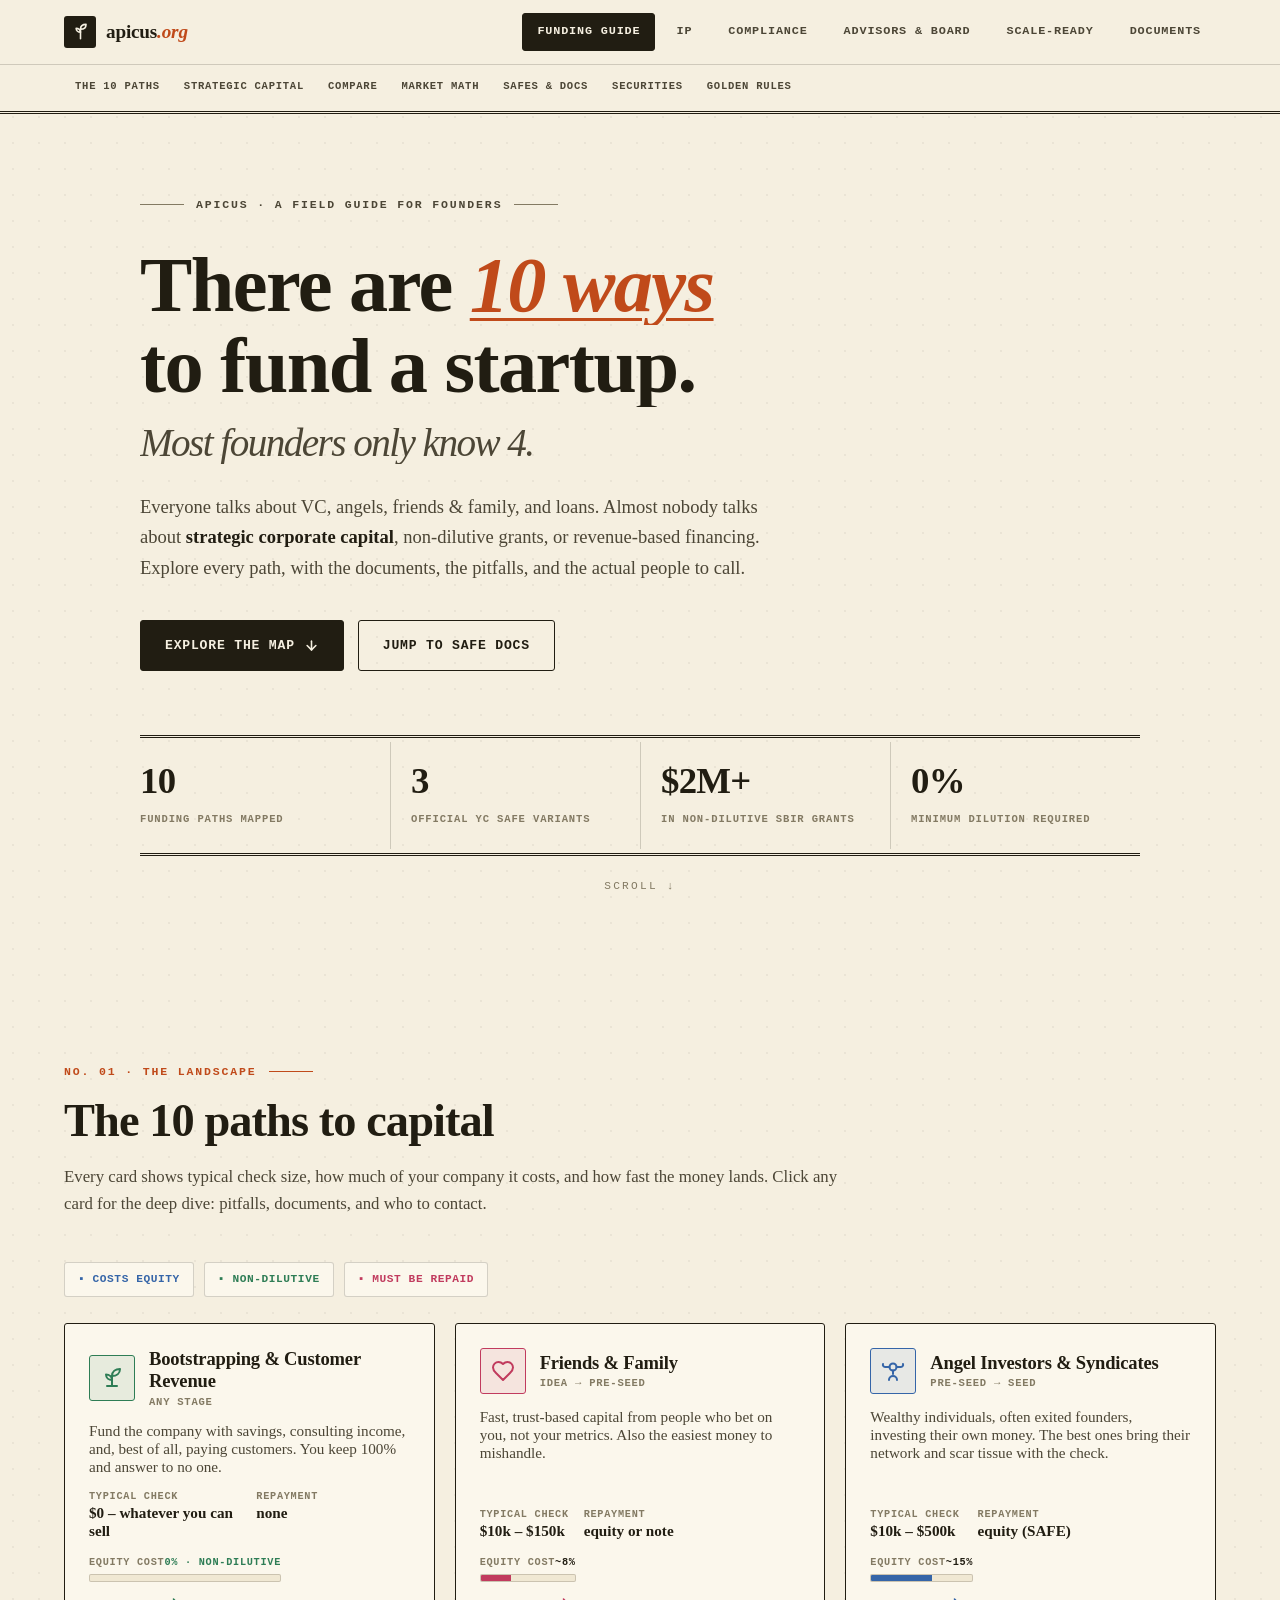
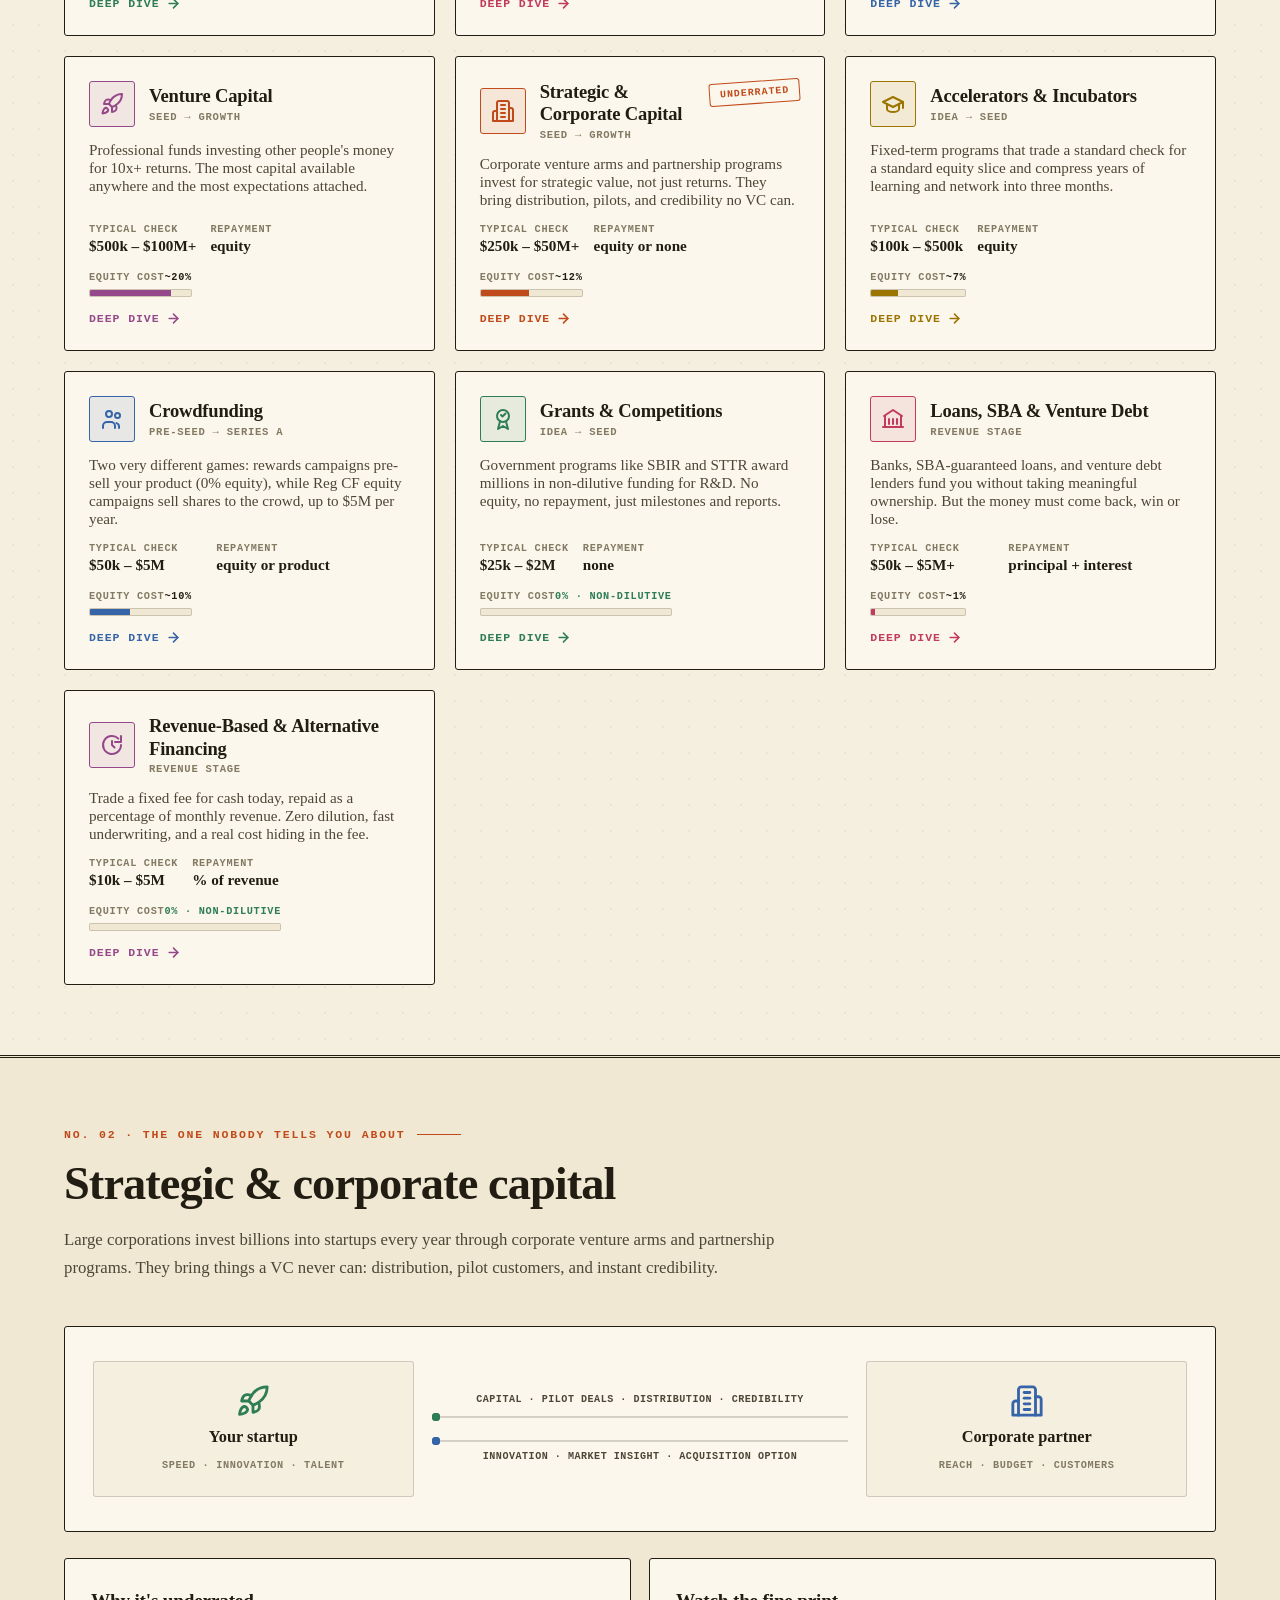
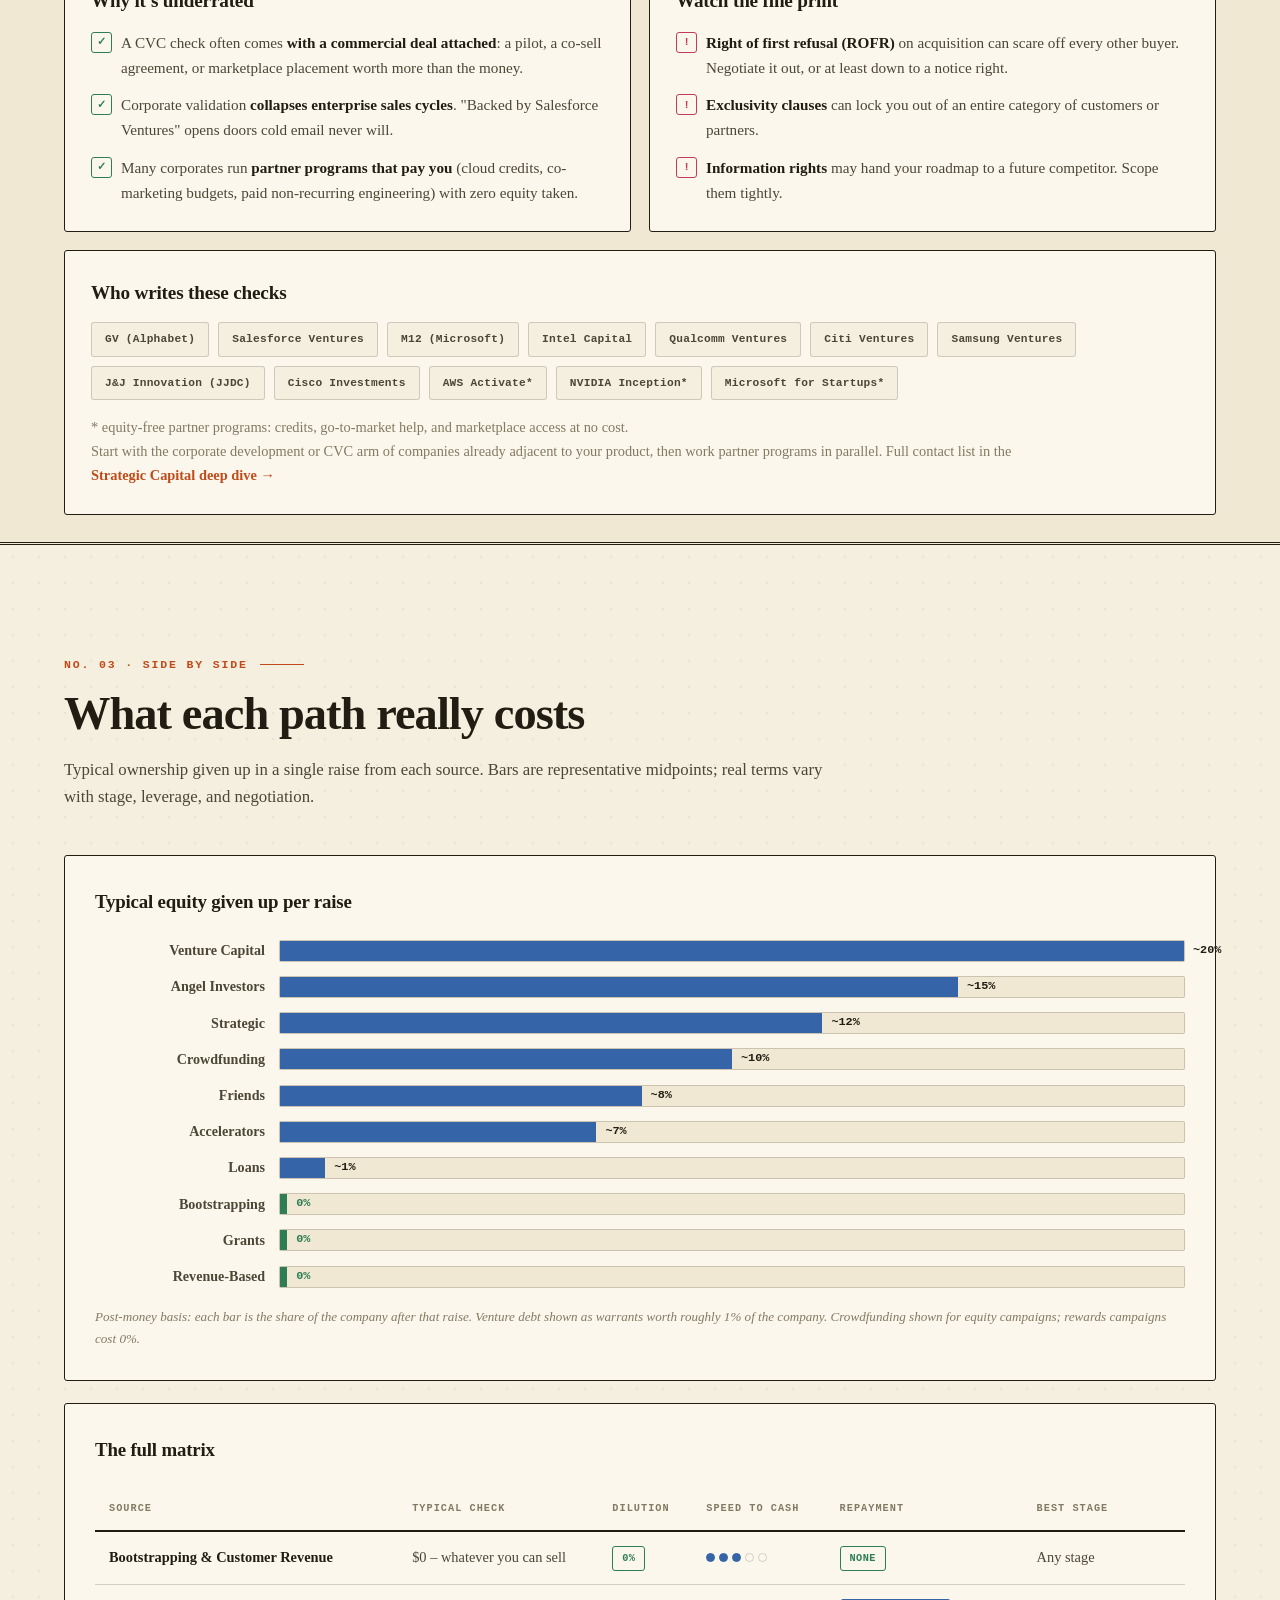
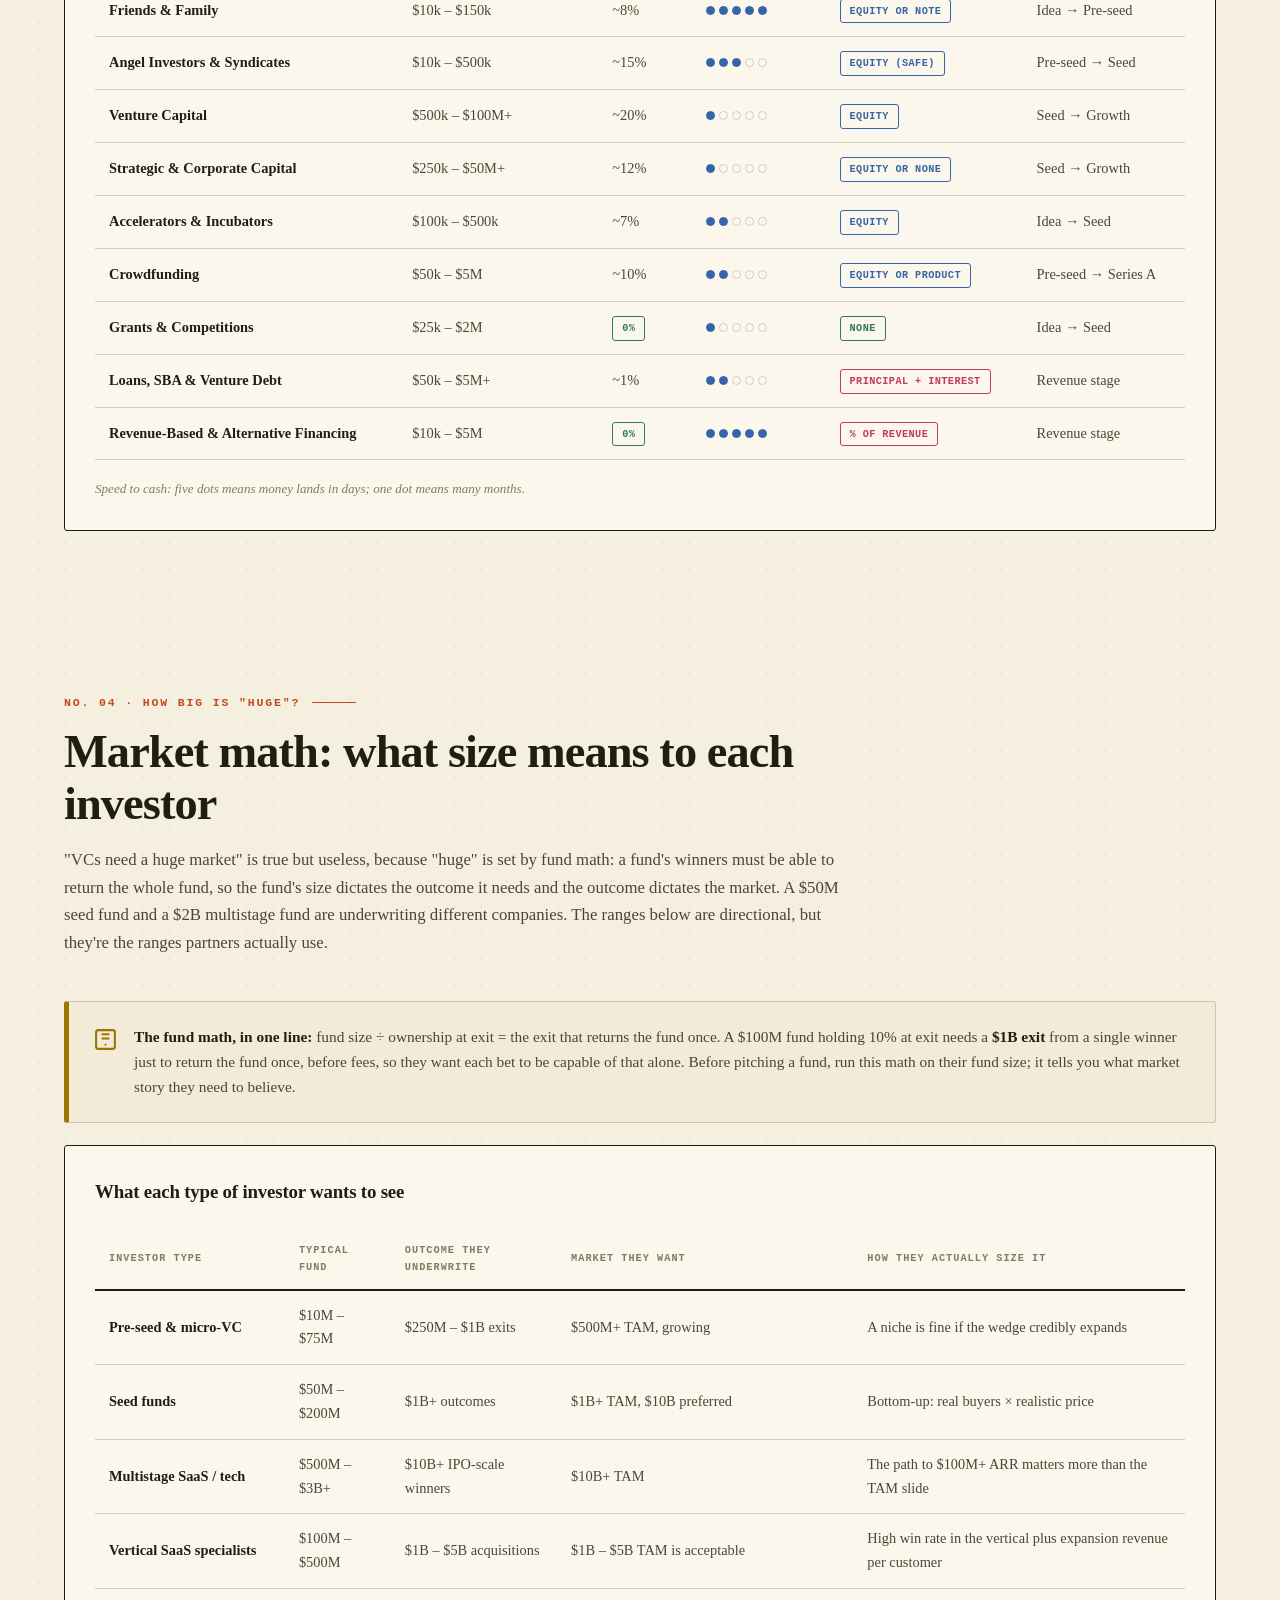
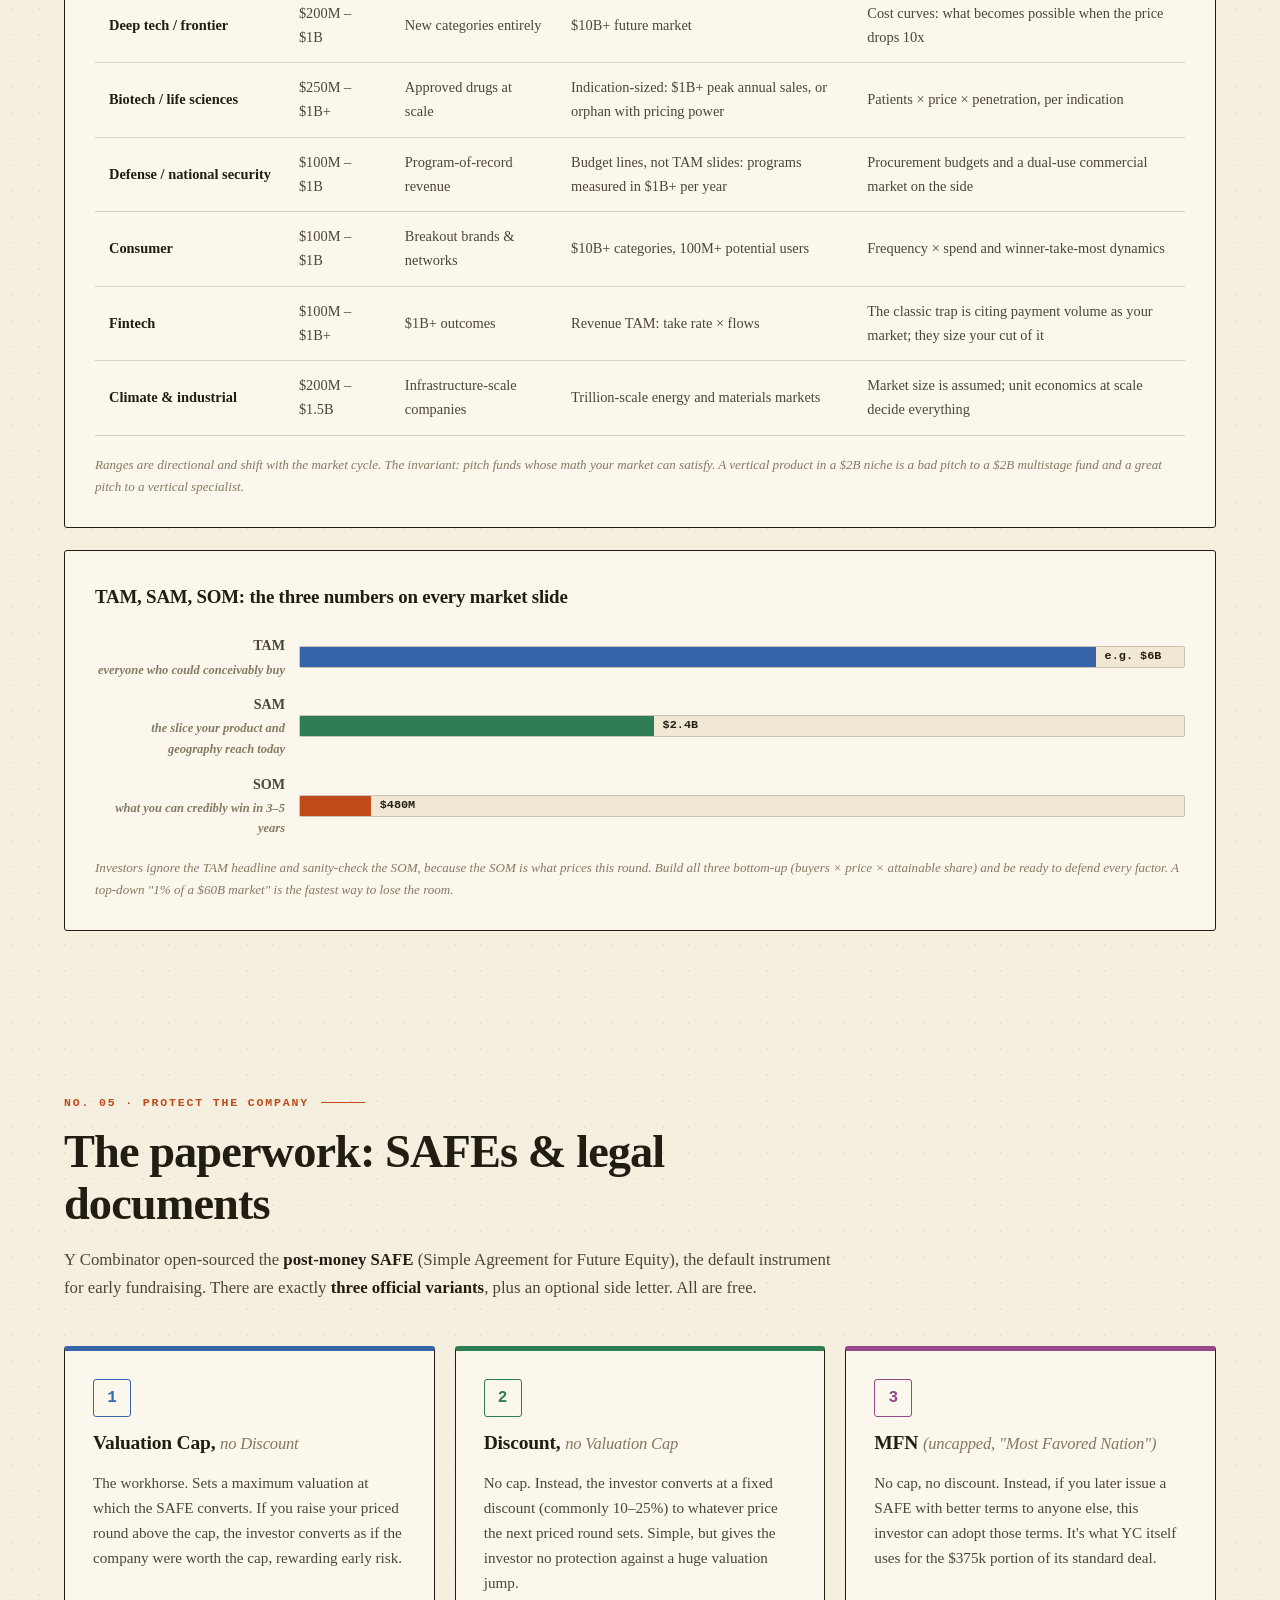
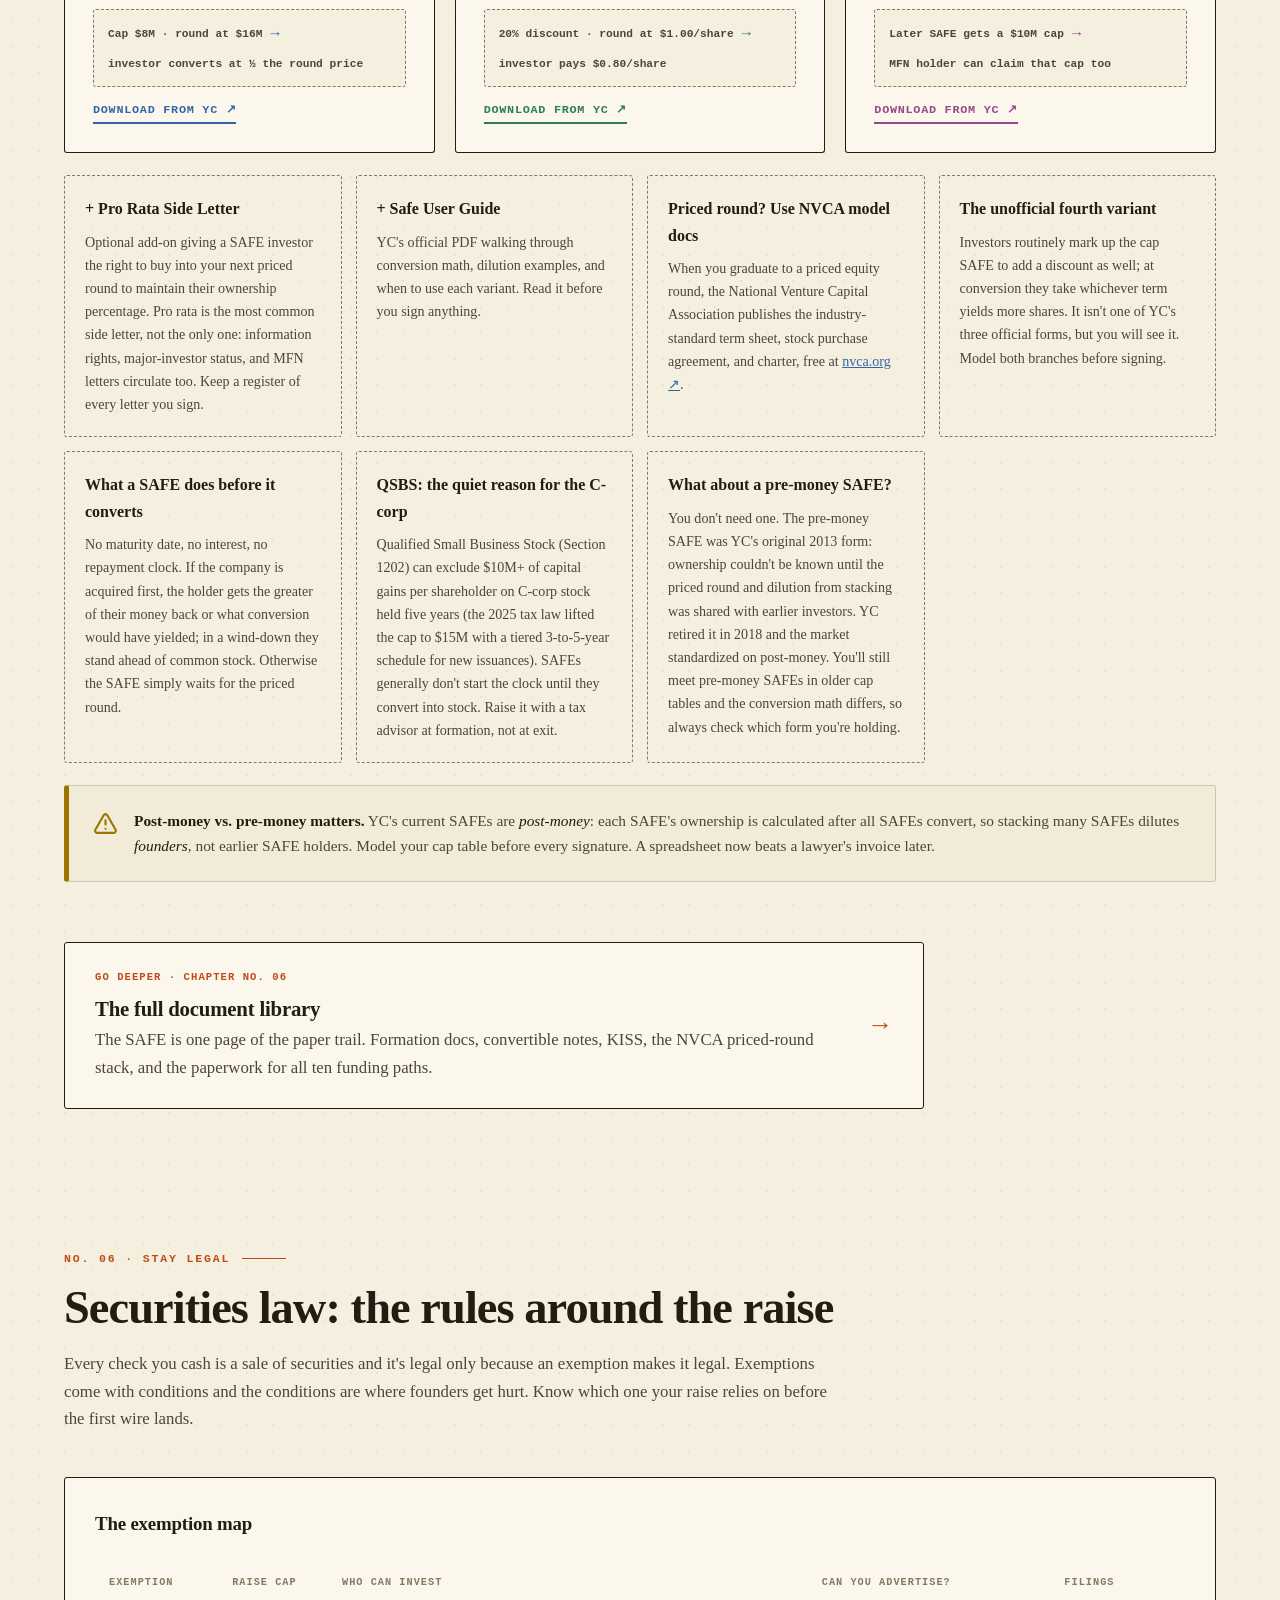
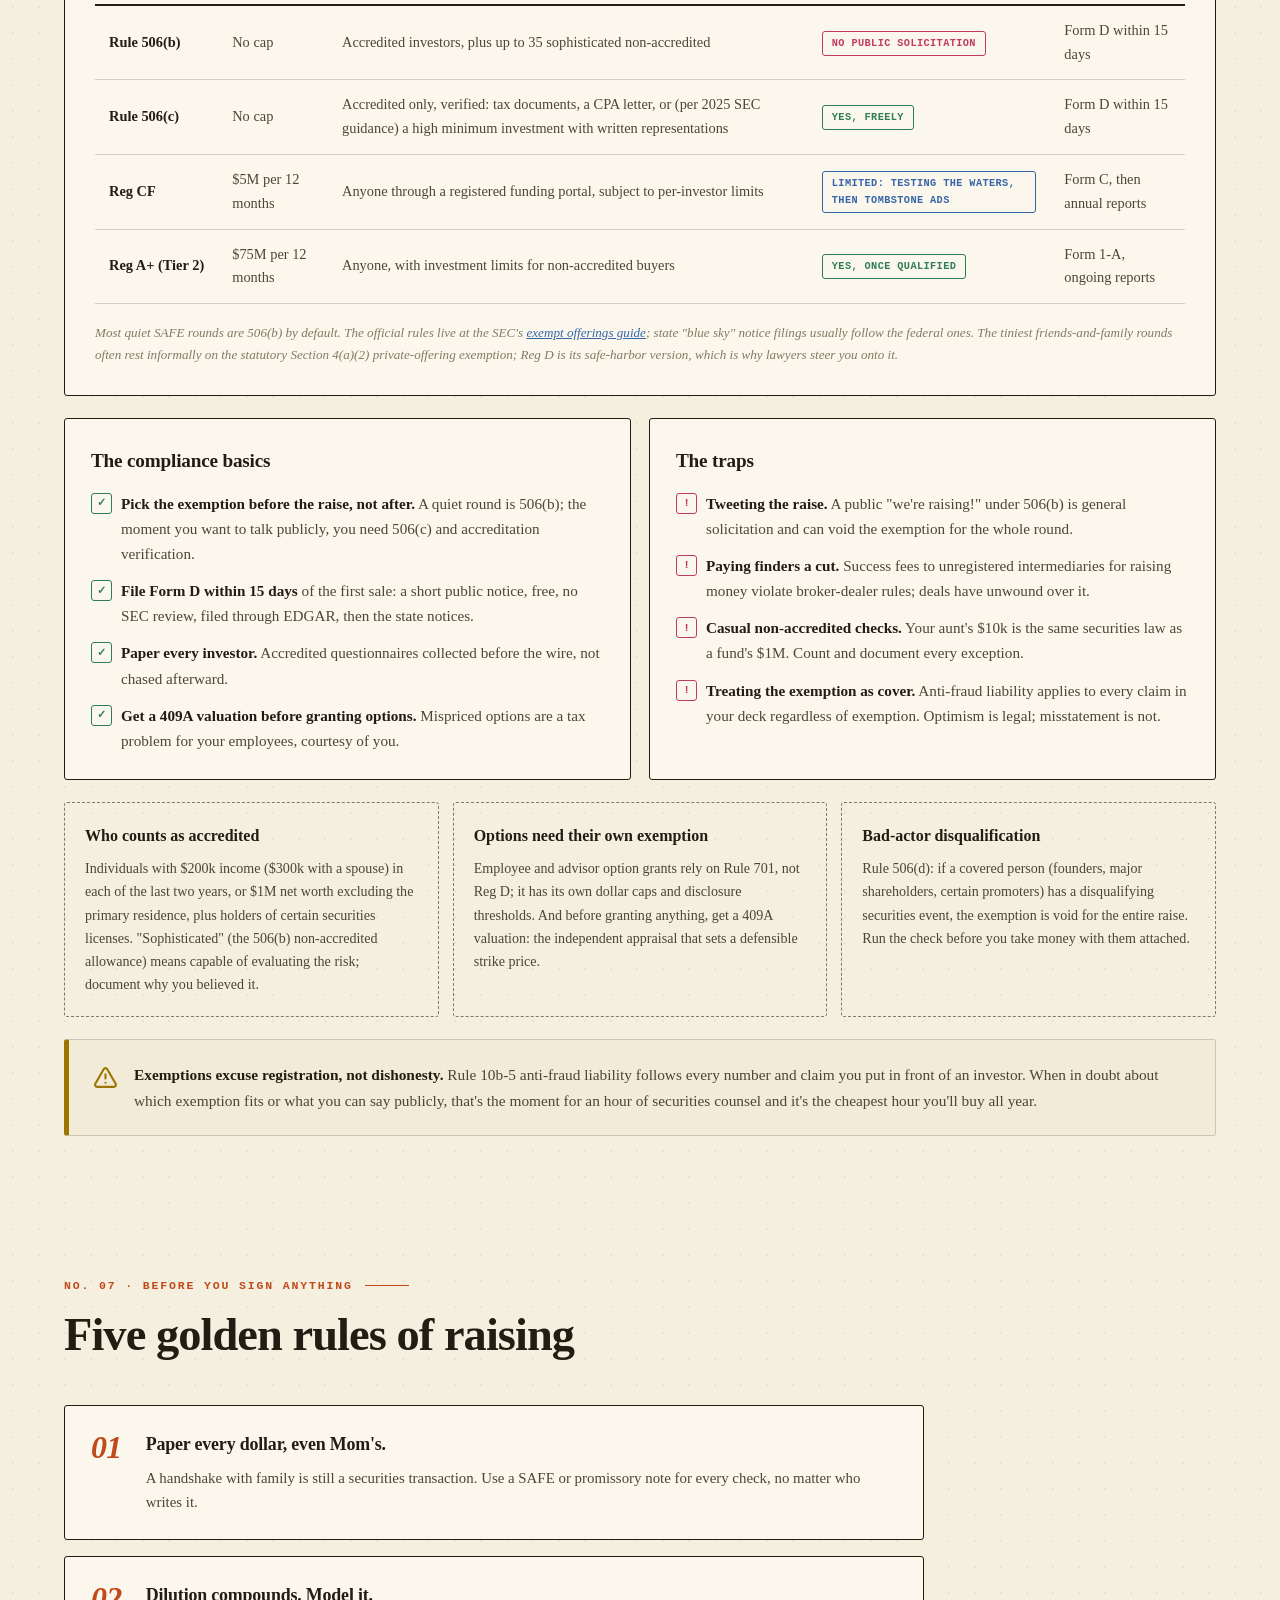
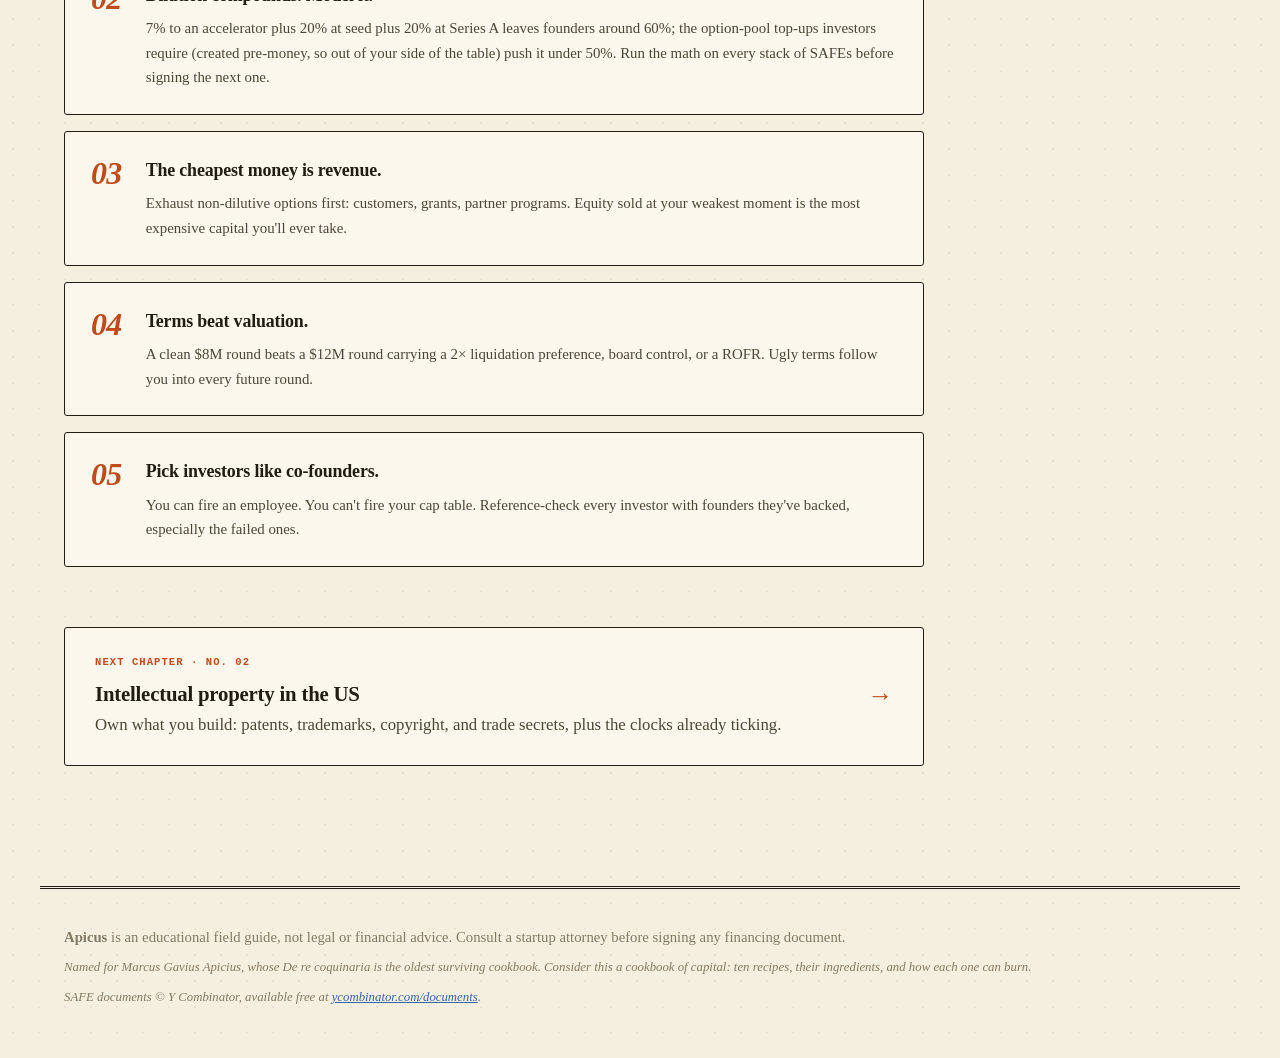
<file: index.html>
<!DOCTYPE html>
<html lang="en">
<head>
  <meta charset="UTF-8">
  <meta name="viewport" content="width=device-width, initial-scale=1.0">
  <title>Apicus · Every Way to Fund a Startup</title>
  <meta name="description" content="Apicus is a field guide to the 10 ways founders fund startups, from bootstrapping to strategic corporate capital, with SAFE documents, pitfalls, and real contacts for each.">
  <link rel="icon" type="image/svg+xml" href="favicon.svg">
  <link rel="stylesheet" href="styles.css?v=9">
</head>
<body>

  <!-- ================= NAV ================= -->
  <header class="nav" id="top">
    <div class="nav-inner">
      <a class="brand" href="#top">
        <span class="brand-mark" aria-hidden="true">
          <svg viewBox="0 0 24 24" fill="none" stroke="currentColor" stroke-width="2" stroke-linecap="round" stroke-linejoin="round"><path d="M12 21V9"/><path d="M12 9c0-4 3-6 7-6 0 4-3 6-7 6Z"/><path d="M12 13c0-3-2.5-5-5.5-5 0 3 2.5 5 5.5 5Z"/></svg>
        </span>
        <span>apicus<em>.org</em></span>
      </a>
      <nav class="nav-pages" aria-label="Pages">
        <a class="page-link" href="index.html" aria-current="page">Funding Guide</a>
        <a class="page-link" href="ip.html">IP</a>
        <a class="page-link" href="compliance.html">Compliance</a>
        <a class="page-link" href="board.html">Advisors &amp; Board</a>
        <a class="page-link" href="scale.html">Scale-Ready</a>
        <a class="page-link" href="documents.html">Documents</a>
      </nav>
      <button class="nav-toggle" aria-label="Open menu" aria-expanded="false">
        <svg class="icon-open" viewBox="0 0 24 24" fill="none" stroke="currentColor" stroke-width="2.5" stroke-linecap="round"><path d="M4 6h16"/><path d="M4 12h16"/><path d="M4 18h16"/></svg>
        <svg class="icon-close" viewBox="0 0 24 24" fill="none" stroke="currentColor" stroke-width="2.5" stroke-linecap="round"><path d="M18 6 6 18"/><path d="m6 6 12 12"/></svg>
      </button>
    </div>
    <div class="nav-sections-row">
      <nav class="nav-links" aria-label="Sections on this page">
        <a href="#landscape">The 10 Paths</a>
        <a href="#spotlight">Strategic Capital</a>
        <a href="#compare">Compare</a>
        <a href="#market">Market Math</a>
        <a href="#paperwork">SAFEs &amp; Docs</a>
        <a href="#compliance">Securities</a>
        <a href="#rules">Golden Rules</a>
      </nav>
    </div>
    <div class="scroll-progress" aria-hidden="true"><span id="progressBar"></span></div>
  </header>

  <main>
    <!-- ================= HERO ================= -->
    <section class="hero" id="hero">
      <div class="hero-inner">
        <p class="hero-kicker reveal">Apicus · a field guide for founders</p>
        <h1 class="hero-title">
          <span class="line"><span>There are <em class="accent-grad">10 ways</em></span></span>
          <span class="line"><span>to fund a startup.</span></span>
          <span class="line hero-sub-line"><span>Most founders only know 4.</span></span>
        </h1>
        <p class="hero-sub reveal">
          Everyone talks about VC, angels, friends &amp; family, and loans. Almost nobody talks about
          <strong>strategic corporate capital</strong>, non-dilutive grants, or revenue-based financing.
          Explore every path, with the documents, the pitfalls, and the actual people to call.
        </p>
        <div class="hero-cta reveal">
          <a class="btn btn-primary" href="#landscape">Explore the map
            <svg viewBox="0 0 24 24" fill="none" stroke="currentColor" stroke-width="2.5" stroke-linecap="round" stroke-linejoin="round"><path d="M12 5v14"/><path d="m19 12-7 7-7-7"/></svg>
          </a>
          <a class="btn btn-ghost" href="#paperwork">Jump to SAFE docs</a>
        </div>

        <div class="hero-stats reveal">
          <div class="stat">
            <span class="stat-num" data-count="10">0</span>
            <span class="stat-label">funding paths mapped</span>
          </div>
          <div class="stat">
            <span class="stat-num" data-count="3">0</span>
            <span class="stat-label">official YC SAFE variants</span>
          </div>
          <div class="stat">
            <span class="stat-num" data-count="2" data-prefix="$" data-suffix="M+">0</span>
            <span class="stat-label">in non-dilutive SBIR grants</span>
          </div>
          <div class="stat">
            <span class="stat-num" data-count="0" data-suffix="%">0</span>
            <span class="stat-label">minimum dilution required</span>
          </div>
        </div>
      </div>
      <div class="hero-scroll-cue" aria-hidden="true"><span></span></div>
    </section>

    <!-- ================= LANDSCAPE ================= -->
    <section class="section" id="landscape">
      <div class="section-head reveal">
        <p class="eyebrow">No. 01 · The landscape</p>
        <h2>The 10 paths to capital</h2>
        <p class="section-sub">Every card shows typical check size, how much of your company it costs, and how fast the money lands. Click any card for the deep dive: pitfalls, documents, and who to contact.</p>
      </div>
      <div class="legend-strip reveal" aria-hidden="true">
        <span class="chip chip-dilutive">▪ Costs equity</span>
        <span class="chip chip-nondilutive">▪ Non-dilutive</span>
        <span class="chip chip-debt">▪ Must be repaid</span>
      </div>
      <div class="cards-grid" id="cardsGrid">
        <!-- cards injected by script.js -->
      </div>
    </section>

    <!-- ================= SPOTLIGHT: STRATEGIC ================= -->
    <section class="section spotlight" id="spotlight">
      <div class="section-head reveal">
        <p class="eyebrow eyebrow-hot">No. 02 · The one nobody tells you about</p>
        <h2>Strategic &amp; corporate capital</h2>
        <p class="section-sub">Large corporations invest billions into startups every year through corporate venture arms and partnership programs. They bring things a VC never can: distribution, pilot customers, and instant credibility.</p>
      </div>

      <div class="spotlight-diagram reveal" aria-label="What flows between a startup and a corporate partner">
        <div class="diagram-node diagram-startup">
          <svg viewBox="0 0 24 24" fill="none" stroke="currentColor" stroke-width="2" stroke-linecap="round" stroke-linejoin="round"><path d="M4.5 16.5c-1.5 1.26-2 5-2 5s3.74-.5 5-2c.71-.84.7-2.13-.09-2.91a2.18 2.18 0 0 0-2.91-.09z"/><path d="m12 15-3-3a22 22 0 0 1 2-3.95A12.88 12.88 0 0 1 22 2c0 2.72-.78 7.5-6 11a22.35 22.35 0 0 1-4 2z"/><path d="M9 12H4s.55-3.03 2-4c1.62-1.08 5 0 5 0"/><path d="M12 15v5s3.03-.55 4-2c1.08-1.62 0-5 0-5"/></svg>
          <strong>Your startup</strong>
          <span>speed · innovation · talent</span>
        </div>
        <div class="diagram-flows">
          <div class="flow flow-right"><span class="flow-label">Capital · pilot deals · distribution · credibility</span><span class="flow-track"><span class="flow-dot"></span><span class="flow-dot d2"></span><span class="flow-dot d3"></span></span></div>
          <div class="flow flow-left"><span class="flow-track rev"><span class="flow-dot"></span><span class="flow-dot d2"></span><span class="flow-dot d3"></span></span><span class="flow-label">Innovation · market insight · acquisition option</span></div>
        </div>
        <div class="diagram-node diagram-corp">
          <svg viewBox="0 0 24 24" fill="none" stroke="currentColor" stroke-width="2" stroke-linecap="round" stroke-linejoin="round"><path d="M6 22V4a2 2 0 0 1 2-2h8a2 2 0 0 1 2 2v18Z"/><path d="M6 12H4a2 2 0 0 0-2 2v8h4"/><path d="M18 9h2a2 2 0 0 1 2 2v11h-4"/><path d="M10 6h4"/><path d="M10 10h4"/><path d="M10 14h4"/><path d="M10 18h4"/></svg>
          <strong>Corporate partner</strong>
          <span>reach · budget · customers</span>
        </div>
      </div>

      <div class="spotlight-grid">
        <article class="spot-card reveal">
          <h3>Why it's underrated</h3>
          <ul class="tick-list">
            <li>A CVC check often comes <strong>with a commercial deal attached</strong>: a pilot, a co-sell agreement, or marketplace placement worth more than the money.</li>
            <li>Corporate validation <strong>collapses enterprise sales cycles</strong>. "Backed by Salesforce Ventures" opens doors cold email never will.</li>
            <li>Many corporates run <strong>partner programs that pay you</strong> (cloud credits, co-marketing budgets, paid non-recurring engineering) with zero equity taken.</li>
          </ul>
        </article>
        <article class="spot-card reveal">
          <h3>Watch the fine print</h3>
          <ul class="cross-list">
            <li><strong>Right of first refusal (ROFR)</strong> on acquisition can scare off every other buyer. Negotiate it out, or at least down to a notice right.</li>
            <li><strong>Exclusivity clauses</strong> can lock you out of an entire category of customers or partners.</li>
            <li><strong>Information rights</strong> may hand your roadmap to a future competitor. Scope them tightly.</li>
          </ul>
        </article>
        <article class="spot-card spot-card-wide reveal">
          <h3>Who writes these checks</h3>
          <div class="cvc-logos" id="cvcList"><!-- injected --></div>
          <p class="spot-note">Start with the corporate development or CVC arm of companies already adjacent to your product, then work partner programs in parallel. Full contact list in the <button class="linklike" data-open="strategic">Strategic Capital deep dive →</button></p>
        </article>
      </div>
    </section>

    <!-- ================= COMPARE ================= -->
    <section class="section" id="compare">
      <div class="section-head reveal">
        <p class="eyebrow">No. 03 · Side by side</p>
        <h2>What each path really costs</h2>
        <p class="section-sub">Typical ownership given up in a single raise from each source. Bars are representative midpoints; real terms vary with stage, leverage, and negotiation.</p>
      </div>

      <div class="chart-panel reveal" role="img" aria-label="Bar chart of typical equity dilution by funding source: 0% for bootstrapping, grants and revenue-based financing, about 1% for venture debt, up to 20% for venture capital">
        <h3 class="chart-title">Typical equity given up per raise</h3>
        <div class="bar-chart" id="dilutionChart"><!-- injected --></div>
        <p class="chart-foot">Post-money basis: each bar is the share of the company after that raise. Venture debt shown as warrants worth roughly 1% of the company. Crowdfunding shown for equity campaigns; rewards campaigns cost 0%.</p>
      </div>

      <div class="matrix-panel reveal">
        <h3 class="chart-title">The full matrix</h3>
        <div class="matrix-scroll">
          <table class="matrix" id="matrixTable">
            <thead>
              <tr><th scope="col">Source</th><th scope="col">Typical check</th><th scope="col">Dilution</th><th scope="col">Speed to cash</th><th scope="col">Repayment</th><th scope="col">Best stage</th></tr>
            </thead>
            <tbody><!-- injected --></tbody>
          </table>
        </div>
        <p class="chart-foot">Speed to cash: five dots means money lands in days; one dot means many months.</p>
      </div>
    </section>

    <!-- ================= MARKET MATH ================= -->
    <section class="section" id="market">
      <div class="section-head reveal">
        <p class="eyebrow">No. 04 · How big is "huge"?</p>
        <h2>Market math: what size means to each investor</h2>
        <p class="section-sub">"VCs need a huge market" is true but useless, because "huge" is set by fund math: a fund's winners must be able to return the whole fund, so the fund's size dictates the outcome it needs and the outcome dictates the market. A $50M seed fund and a $2B multistage fund are underwriting different companies. The ranges below are directional, but they're the ranges partners actually use.</p>
      </div>

      <div class="callout reveal" style="margin-bottom:22px">
        <svg viewBox="0 0 24 24" fill="none" stroke="currentColor" stroke-width="2" stroke-linecap="round" stroke-linejoin="round"><path d="M9 7h6"/><path d="M9 11h6"/><path d="M12 17h.01"/><rect x="3" y="3" width="18" height="18" rx="2"/></svg>
        <p><strong>The fund math, in one line:</strong> fund size &divide; ownership at exit = the exit that returns the fund once. A $100M fund holding 10% at exit needs a <strong>$1B exit</strong> from a single winner just to return the fund once, before fees, so they want each bet to be capable of that alone. Before pitching a fund, run this math on their fund size; it tells you what market story they need to believe.</p>
      </div>

      <div class="matrix-panel reveal">
        <h3 class="chart-title">What each type of investor wants to see</h3>
        <div class="matrix-scroll">
          <table class="matrix">
            <thead>
              <tr><th scope="col">Investor type</th><th scope="col">Typical fund</th><th scope="col">Outcome they underwrite</th><th scope="col">Market they want</th><th scope="col">How they actually size it</th></tr>
            </thead>
            <tbody>
              <tr><td>Pre-seed &amp; micro-VC</td><td>$10M &ndash; $75M</td><td>$250M &ndash; $1B exits</td><td>$500M+ TAM, growing</td><td>A niche is fine if the wedge credibly expands</td></tr>
              <tr><td>Seed funds</td><td>$50M &ndash; $200M</td><td>$1B+ outcomes</td><td>$1B+ TAM, $10B preferred</td><td>Bottom-up: real buyers &times; realistic price</td></tr>
              <tr><td>Multistage SaaS / tech</td><td>$500M &ndash; $3B+</td><td>$10B+ IPO-scale winners</td><td>$10B+ TAM</td><td>The path to $100M+ ARR matters more than the TAM slide</td></tr>
              <tr><td>Vertical SaaS specialists</td><td>$100M &ndash; $500M</td><td>$1B &ndash; $5B acquisitions</td><td>$1B &ndash; $5B TAM is acceptable</td><td>High win rate in the vertical plus expansion revenue per customer</td></tr>
              <tr><td>Deep tech / frontier</td><td>$200M &ndash; $1B</td><td>New categories entirely</td><td>$10B+ future market</td><td>Cost curves: what becomes possible when the price drops 10x</td></tr>
              <tr><td>Biotech / life sciences</td><td>$250M &ndash; $1B+</td><td>Approved drugs at scale</td><td>Indication-sized: $1B+ peak annual sales, or orphan with pricing power</td><td>Patients &times; price &times; penetration, per indication</td></tr>
              <tr><td>Defense / national security</td><td>$100M &ndash; $1B</td><td>Program-of-record revenue</td><td>Budget lines, not TAM slides: programs measured in $1B+ per year</td><td>Procurement budgets and a dual-use commercial market on the side</td></tr>
              <tr><td>Consumer</td><td>$100M &ndash; $1B</td><td>Breakout brands &amp; networks</td><td>$10B+ categories, 100M+ potential users</td><td>Frequency &times; spend and winner-take-most dynamics</td></tr>
              <tr><td>Fintech</td><td>$100M &ndash; $1B+</td><td>$1B+ outcomes</td><td>Revenue TAM: take rate &times; flows</td><td>The classic trap is citing payment volume as your market; they size your cut of it</td></tr>
              <tr><td>Climate &amp; industrial</td><td>$200M &ndash; $1.5B</td><td>Infrastructure-scale companies</td><td>Trillion-scale energy and materials markets</td><td>Market size is assumed; unit economics at scale decide everything</td></tr>
            </tbody>
          </table>
        </div>
        <p class="chart-foot">Ranges are directional and shift with the market cycle. The invariant: pitch funds whose math your market can satisfy. A vertical product in a $2B niche is a bad pitch to a $2B multistage fund and a great pitch to a vertical specialist.</p>
      </div>

      <div class="chart-panel reveal">
        <h3 class="chart-title">TAM, SAM, SOM: the three numbers on every market slide</h3>
        <div class="bar-chart">
          <div class="bar-row alloc-row" style="--bc:var(--navy)">
            <span class="bar-name">TAM<span class="alloc-note">everyone who could conceivably buy</span></span>
            <div class="bar-track"><div class="bar-fill" style="--w:90%; background:var(--navy)"><span class="bar-val">e.g. $6B</span></div></div>
          </div>
          <div class="bar-row alloc-row" style="--bc:var(--forest)">
            <span class="bar-name">SAM<span class="alloc-note">the slice your product and geography reach today</span></span>
            <div class="bar-track"><div class="bar-fill" style="--w:40%; background:var(--forest)"><span class="bar-val">$2.4B</span></div></div>
          </div>
          <div class="bar-row alloc-row" style="--bc:var(--rust)">
            <span class="bar-name">SOM<span class="alloc-note">what you can credibly win in 3&ndash;5 years</span></span>
            <div class="bar-track"><div class="bar-fill" style="--w:8%; background:var(--rust)"><span class="bar-val">$480M</span></div></div>
          </div>
        </div>
        <p class="chart-foot">Investors ignore the TAM headline and sanity-check the SOM, because the SOM is what prices this round. Build all three bottom-up (buyers &times; price &times; attainable share) and be ready to defend every factor. A top-down "1% of a $60B market" is the fastest way to lose the room.</p>
      </div>
    </section>

    <!-- ================= PAPERWORK / SAFES ================= -->
    <section class="section" id="paperwork">
      <div class="section-head reveal">
        <p class="eyebrow">No. 05 · Protect the company</p>
        <h2>The paperwork: SAFEs &amp; legal documents</h2>
        <p class="section-sub">Y&nbsp;Combinator open-sourced the <strong>post-money SAFE</strong> (Simple Agreement for Future Equity), the default instrument for early fundraising. There are exactly <strong>three official variants</strong>, plus an optional side letter. All are free.</p>
      </div>

      <div class="safe-grid">
        <article class="safe-card reveal" style="--sc:var(--navy)">
          <div class="safe-num">1</div>
          <h3>Valuation Cap, <span class="dim">no Discount</span></h3>
          <p>The workhorse. Sets a maximum valuation at which the SAFE converts. If you raise your priced round above the cap, the investor converts as if the company were worth the cap, rewarding early risk.</p>
          <div class="safe-example">
            <span>Cap $8M · round at $16M</span>
            <span class="safe-arrow">→</span>
            <span>investor converts at ½ the round price</span>
          </div>
          <a class="doc-link" href="https://www.ycombinator.com/documents" target="_blank" rel="noopener">Download from YC ↗</a>
        </article>

        <article class="safe-card reveal" style="--sc:var(--forest)">
          <div class="safe-num">2</div>
          <h3>Discount, <span class="dim">no Valuation Cap</span></h3>
          <p>No cap. Instead, the investor converts at a fixed discount (commonly 10&ndash;25%) to whatever price the next priced round sets. Simple, but gives the investor no protection against a huge valuation jump.</p>
          <div class="safe-example">
            <span>20% discount · round at $1.00/share</span>
            <span class="safe-arrow">→</span>
            <span>investor pays $0.80/share</span>
          </div>
          <a class="doc-link" href="https://www.ycombinator.com/documents" target="_blank" rel="noopener">Download from YC ↗</a>
        </article>

        <article class="safe-card reveal" style="--sc:var(--plum)">
          <div class="safe-num">3</div>
          <h3>MFN <span class="dim">(uncapped, "Most Favored Nation")</span></h3>
          <p>No cap, no discount. Instead, if you later issue a SAFE with better terms to anyone else, this investor can adopt those terms. It's what YC itself uses for the $375k portion of its standard deal.</p>
          <div class="safe-example">
            <span>Later SAFE gets a $10M cap</span>
            <span class="safe-arrow">→</span>
            <span>MFN holder can claim that cap too</span>
          </div>
          <a class="doc-link" href="https://www.ycombinator.com/documents" target="_blank" rel="noopener">Download from YC ↗</a>
        </article>
      </div>

      <div class="doc-extras reveal">
        <div class="doc-extra">
          <h4>+ Pro Rata Side Letter</h4>
          <p>Optional add-on giving a SAFE investor the right to buy into your next priced round to maintain their ownership percentage. Pro rata is the most common side letter, not the only one: information rights, major-investor status, and MFN letters circulate too. Keep a register of every letter you sign.</p>
        </div>
        <div class="doc-extra">
          <h4>+ Safe User Guide</h4>
          <p>YC's official PDF walking through conversion math, dilution examples, and when to use each variant. Read it before you sign anything.</p>
        </div>
        <div class="doc-extra">
          <h4>Priced round? Use NVCA model docs</h4>
          <p>When you graduate to a priced equity round, the National Venture Capital Association publishes the industry-standard term sheet, stock purchase agreement, and charter, free at <a href="https://nvca.org/model-legal-documents/" target="_blank" rel="noopener">nvca.org ↗</a>.</p>
        </div>
        <div class="doc-extra">
          <h4>The unofficial fourth variant</h4>
          <p>Investors routinely mark up the cap SAFE to add a discount as well; at conversion they take whichever term yields more shares. It isn't one of YC's three official forms, but you will see it. Model both branches before signing.</p>
        </div>
        <div class="doc-extra">
          <h4>What a SAFE does before it converts</h4>
          <p>No maturity date, no interest, no repayment clock. If the company is acquired first, the holder gets the greater of their money back or what conversion would have yielded; in a wind-down they stand ahead of common stock. Otherwise the SAFE simply waits for the priced round.</p>
        </div>
        <div class="doc-extra">
          <h4>QSBS: the quiet reason for the C-corp</h4>
          <p>Qualified Small Business Stock (Section 1202) can exclude $10M+ of capital gains per shareholder on C-corp stock held five years (the 2025 tax law lifted the cap to $15M with a tiered 3-to-5-year schedule for new issuances). SAFEs generally don't start the clock until they convert into stock. Raise it with a tax advisor at formation, not at exit.</p>
        </div>
        <div class="doc-extra">
          <h4>What about a pre-money SAFE?</h4>
          <p>You don't need one. The pre-money SAFE was YC's original 2013 form: ownership couldn't be known until the priced round and dilution from stacking was shared with earlier investors. YC retired it in 2018 and the market standardized on post-money. You'll still meet pre-money SAFEs in older cap tables and the conversion math differs, so always check which form you're holding.</p>
        </div>
      </div>

      <div class="callout reveal">
        <svg viewBox="0 0 24 24" fill="none" stroke="currentColor" stroke-width="2" stroke-linecap="round" stroke-linejoin="round"><path d="m21.73 18-8-14a2 2 0 0 0-3.48 0l-8 14A2 2 0 0 0 4 21h16a2 2 0 0 0 1.73-3Z"/><path d="M12 9v4"/><path d="M12 17h.01"/></svg>
        <p><strong>Post-money vs. pre-money matters.</strong> YC's current SAFEs are <em>post-money</em>: each SAFE's ownership is calculated after all SAFEs convert, so stacking many SAFEs dilutes <em>founders</em>, not earlier SAFE holders. Model your cap table before every signature. A spreadsheet now beats a lawyer's invoice later.</p>
      </div>

      <a class="chapter-link reveal" href="documents.html">
        <div>
          <span class="cl-kicker">Go deeper · Chapter No. 06</span>
          <h3>The full document library</h3>
          <p class="section-sub">The SAFE is one page of the paper trail. Formation docs, convertible notes, KISS, the NVCA priced-round stack, and the paperwork for all ten funding paths.</p>
        </div>
        <span class="cl-arrow" aria-hidden="true">→</span>
      </a>
    </section>

    <!-- ================= COMPLIANCE ================= -->
    <section class="section" id="compliance">
      <div class="section-head reveal">
        <p class="eyebrow">No. 06 · Stay legal</p>
        <h2>Securities law: the rules around the raise</h2>
        <p class="section-sub">Every check you cash is a sale of securities and it's legal only because an exemption makes it legal. Exemptions come with conditions and the conditions are where founders get hurt. Know which one your raise relies on before the first wire lands.</p>
      </div>

      <div class="matrix-panel reveal">
        <h3 class="chart-title">The exemption map</h3>
        <div class="matrix-scroll">
          <table class="matrix">
            <thead>
              <tr><th scope="col">Exemption</th><th scope="col">Raise cap</th><th scope="col">Who can invest</th><th scope="col">Can you advertise?</th><th scope="col">Filings</th></tr>
            </thead>
            <tbody>
              <tr><td>Rule 506(b)</td><td>No cap</td><td>Accredited investors, plus up to 35 sophisticated non-accredited</td><td><span class="tag-pill tag-debt">no public solicitation</span></td><td>Form D within 15 days</td></tr>
              <tr><td>Rule 506(c)</td><td>No cap</td><td>Accredited only, verified: tax documents, a CPA letter, or (per 2025 SEC guidance) a high minimum investment with written representations</td><td><span class="tag-pill tag-none">yes, freely</span></td><td>Form D within 15 days</td></tr>
              <tr><td>Reg CF</td><td>$5M per 12 months</td><td>Anyone through a registered funding portal, subject to per-investor limits</td><td><span class="tag-pill tag-equity">limited: testing the waters, then tombstone ads</span></td><td>Form C, then annual reports</td></tr>
              <tr><td>Reg A+ (Tier 2)</td><td>$75M per 12 months</td><td>Anyone, with investment limits for non-accredited buyers</td><td><span class="tag-pill tag-none">yes, once qualified</span></td><td>Form 1-A, ongoing reports</td></tr>
            </tbody>
          </table>
        </div>
        <p class="chart-foot">Most quiet SAFE rounds are 506(b) by default. The official rules live at the SEC's <a href="https://www.sec.gov/resources-small-businesses/exempt-offerings" target="_blank" rel="noopener">exempt offerings guide</a>; state "blue sky" notice filings usually follow the federal ones. The tiniest friends-and-family rounds often rest informally on the statutory Section 4(a)(2) private-offering exemption; Reg D is its safe-harbor version, which is why lawyers steer you onto it.</p>
      </div>

      <div class="spotlight-grid">
        <article class="spot-card reveal">
          <h3>The compliance basics</h3>
          <ul class="tick-list">
            <li><strong>Pick the exemption before the raise, not after.</strong> A quiet round is 506(b); the moment you want to talk publicly, you need 506(c) and accreditation verification.</li>
            <li><strong>File Form D within 15 days</strong> of the first sale: a short public notice, free, no SEC review, filed through EDGAR, then the state notices.</li>
            <li><strong>Paper every investor.</strong> Accredited questionnaires collected before the wire, not chased afterward.</li>
            <li><strong>Get a 409A valuation before granting options.</strong> Mispriced options are a tax problem for your employees, courtesy of you.</li>
          </ul>
        </article>
        <article class="spot-card reveal">
          <h3>The traps</h3>
          <ul class="cross-list">
            <li><strong>Tweeting the raise.</strong> A public "we're raising!" under 506(b) is general solicitation and can void the exemption for the whole round.</li>
            <li><strong>Paying finders a cut.</strong> Success fees to unregistered intermediaries for raising money violate broker-dealer rules; deals have unwound over it.</li>
            <li><strong>Casual non-accredited checks.</strong> Your aunt's $10k is the same securities law as a fund's $1M. Count and document every exception.</li>
            <li><strong>Treating the exemption as cover.</strong> Anti-fraud liability applies to every claim in your deck regardless of exemption. Optimism is legal; misstatement is not.</li>
          </ul>
        </article>
      </div>

      <div class="doc-extras reveal" style="margin-top:22px">
        <div class="doc-extra">
          <h4>Who counts as accredited</h4>
          <p>Individuals with $200k income ($300k with a spouse) in each of the last two years, or $1M net worth excluding the primary residence, plus holders of certain securities licenses. "Sophisticated" (the 506(b) non-accredited allowance) means capable of evaluating the risk; document why you believed it.</p>
        </div>
        <div class="doc-extra">
          <h4>Options need their own exemption</h4>
          <p>Employee and advisor option grants rely on Rule 701, not Reg D; it has its own dollar caps and disclosure thresholds. And before granting anything, get a 409A valuation: the independent appraisal that sets a defensible strike price.</p>
        </div>
        <div class="doc-extra">
          <h4>Bad-actor disqualification</h4>
          <p>Rule 506(d): if a covered person (founders, major shareholders, certain promoters) has a disqualifying securities event, the exemption is void for the entire raise. Run the check before you take money with them attached.</p>
        </div>
      </div>

      <div class="callout reveal" style="margin-top:22px">
        <svg viewBox="0 0 24 24" fill="none" stroke="currentColor" stroke-width="2" stroke-linecap="round" stroke-linejoin="round"><path d="m21.73 18-8-14a2 2 0 0 0-3.48 0l-8 14A2 2 0 0 0 4 21h16a2 2 0 0 0 1.73-3Z"/><path d="M12 9v4"/><path d="M12 17h.01"/></svg>
        <p><strong>Exemptions excuse registration, not dishonesty.</strong> Rule 10b-5 anti-fraud liability follows every number and claim you put in front of an investor. When in doubt about which exemption fits or what you can say publicly, that's the moment for an hour of securities counsel and it's the cheapest hour you'll buy all year.</p>
      </div>
    </section>

    <!-- ================= GOLDEN RULES ================= -->
    <section class="section" id="rules">
      <div class="section-head reveal">
        <p class="eyebrow">No. 07 · Before you sign anything</p>
        <h2>Five golden rules of raising</h2>
      </div>
      <ol class="rules-list">
        <li class="reveal"><span class="rule-num">01</span><div><h3>Paper every dollar, even Mom's.</h3><p>A handshake with family is still a securities transaction. Use a SAFE or promissory note for every check, no matter who writes it.</p></div></li>
        <li class="reveal"><span class="rule-num">02</span><div><h3>Dilution compounds. Model it.</h3><p>7% to an accelerator plus 20% at seed plus 20% at Series A leaves founders around 60%; the option-pool top-ups investors require (created pre-money, so out of your side of the table) push it under 50%. Run the math on every stack of SAFEs before signing the next one.</p></div></li>
        <li class="reveal"><span class="rule-num">03</span><div><h3>The cheapest money is revenue.</h3><p>Exhaust non-dilutive options first: customers, grants, partner programs. Equity sold at your weakest moment is the most expensive capital you'll ever take.</p></div></li>
        <li class="reveal"><span class="rule-num">04</span><div><h3>Terms beat valuation.</h3><p>A clean $8M round beats a $12M round carrying a 2&times; liquidation preference, board control, or a ROFR. Ugly terms follow you into every future round.</p></div></li>
        <li class="reveal"><span class="rule-num">05</span><div><h3>Pick investors like co-founders.</h3><p>You can fire an employee. You can't fire your cap table. Reference-check every investor with founders they've backed, especially the failed ones.</p></div></li>
      </ol>

      <a class="chapter-link reveal" href="ip.html">
        <div>
          <span class="cl-kicker">Next chapter · No. 02</span>
          <h3>Intellectual property in the US</h3>
          <p class="section-sub">Own what you build: patents, trademarks, copyright, and trade secrets, plus the clocks already ticking.</p>
        </div>
        <span class="cl-arrow" aria-hidden="true">→</span>
      </a>
    </section>
  </main>

  <footer class="footer">
    <p><strong>Apicus</strong> is an educational field guide, not legal or financial advice. Consult a startup attorney before signing any financing document.</p>
    <p class="footer-fine">Named for Marcus Gavius Apicius, whose <em>De re coquinaria</em> is the oldest surviving cookbook. Consider this a cookbook of capital: ten recipes, their ingredients, and how each one can burn.</p>
    <p class="footer-fine">SAFE documents &copy; Y Combinator, available free at <a href="https://www.ycombinator.com/documents" target="_blank" rel="noopener">ycombinator.com/documents</a>.</p>
  </footer>

  <!-- ================= MODAL ================= -->
  <div class="modal-backdrop" id="modalBackdrop" hidden>
    <div class="modal" role="dialog" aria-modal="true" aria-labelledby="modalTitle">
      <button class="modal-close" id="modalClose" aria-label="Close deep dive">
        <svg viewBox="0 0 24 24" fill="none" stroke="currentColor" stroke-width="2.5" stroke-linecap="round"><path d="M18 6 6 18"/><path d="m6 6 12 12"/></svg>
      </button>
      <div class="modal-hero" id="modalHero">
        <div class="modal-icon" id="modalIcon"></div>
        <div>
          <h2 id="modalTitle"></h2>
          <p id="modalTag"></p>
        </div>
      </div>
      <div class="modal-quickstats" id="modalStats"></div>
      <div class="modal-tabs" role="tablist" id="modalTabs">
        <button role="tab" data-tab="overview" aria-selected="true">Overview</button>
        <button role="tab" data-tab="pitfalls" aria-selected="false">Pitfalls</button>
        <button role="tab" data-tab="docs" aria-selected="false">Documents</button>
        <button role="tab" data-tab="contacts" aria-selected="false">Who to contact</button>
      </div>
      <div class="modal-body" id="modalBody"></div>
    </div>
  </div>

  <script src="script.js?v=9"></script>
  <script src="site.js?v=9"></script>
</body>
</html>
</file>
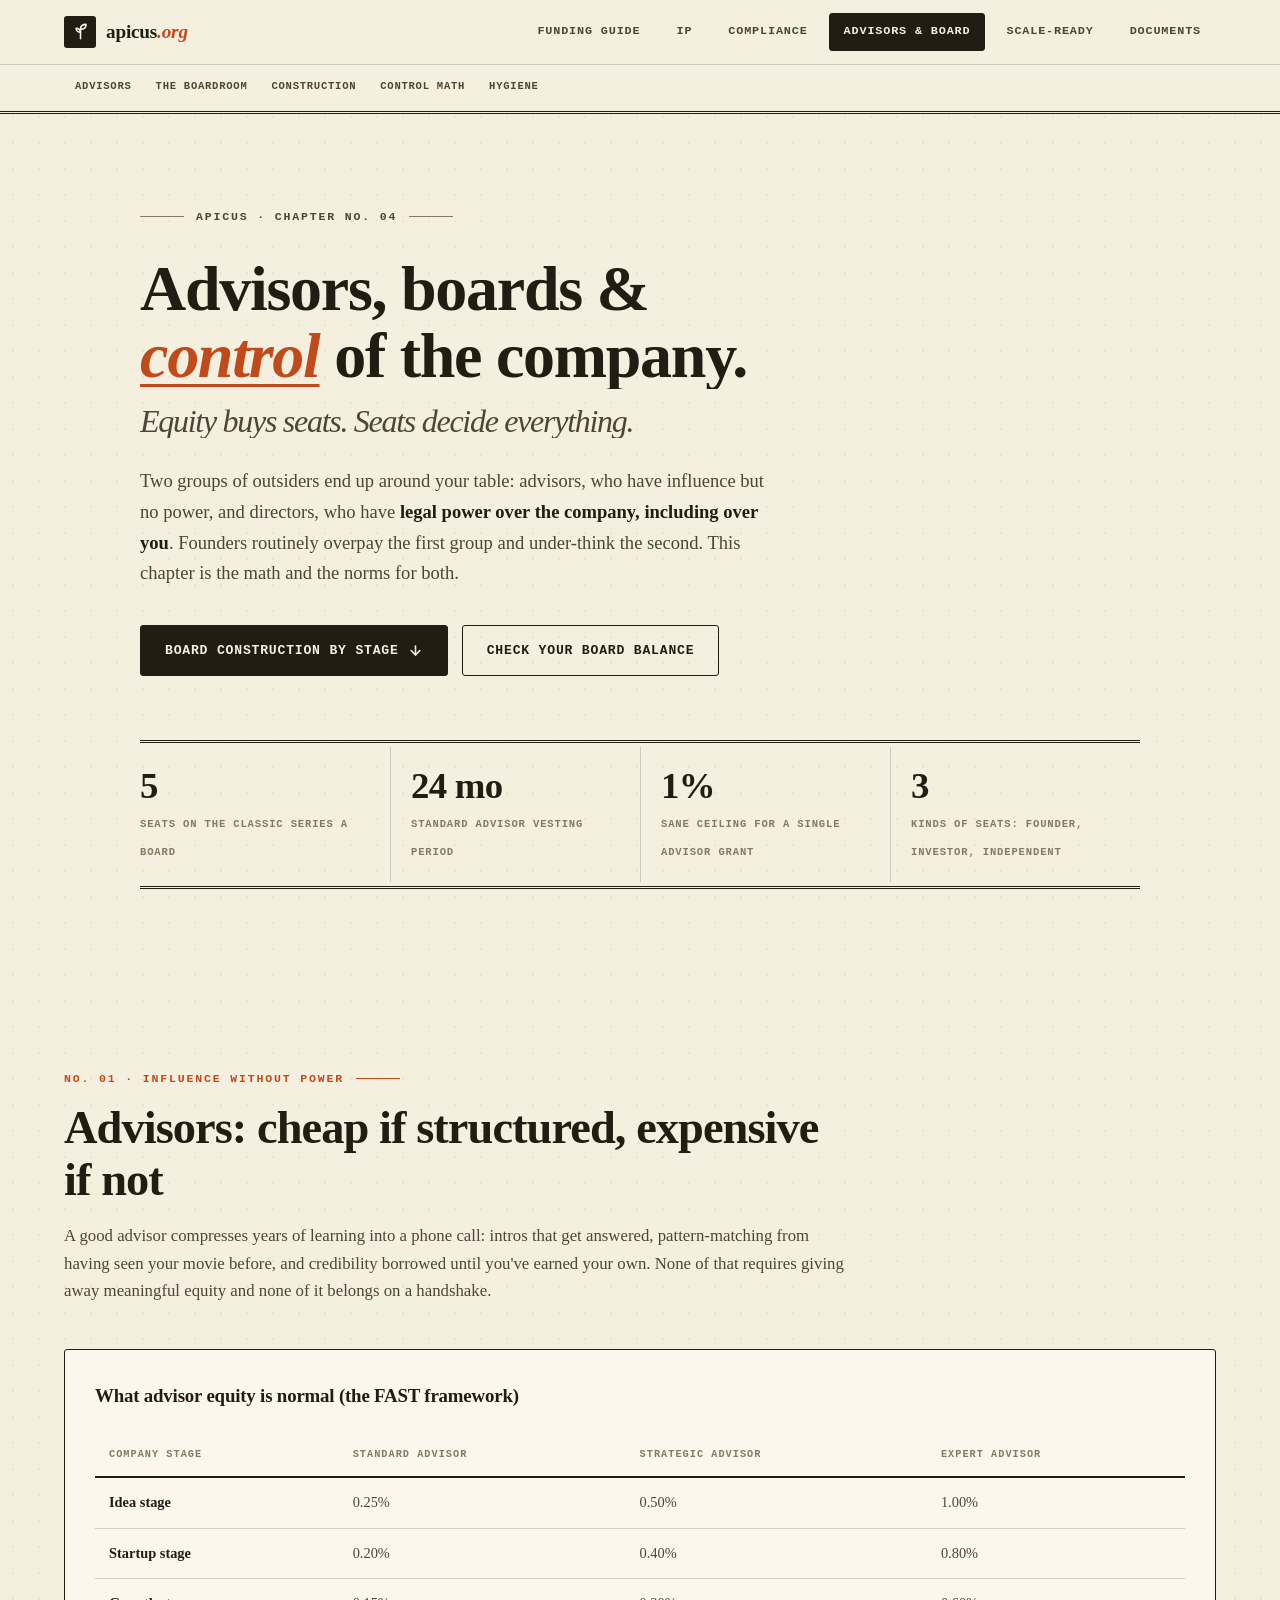
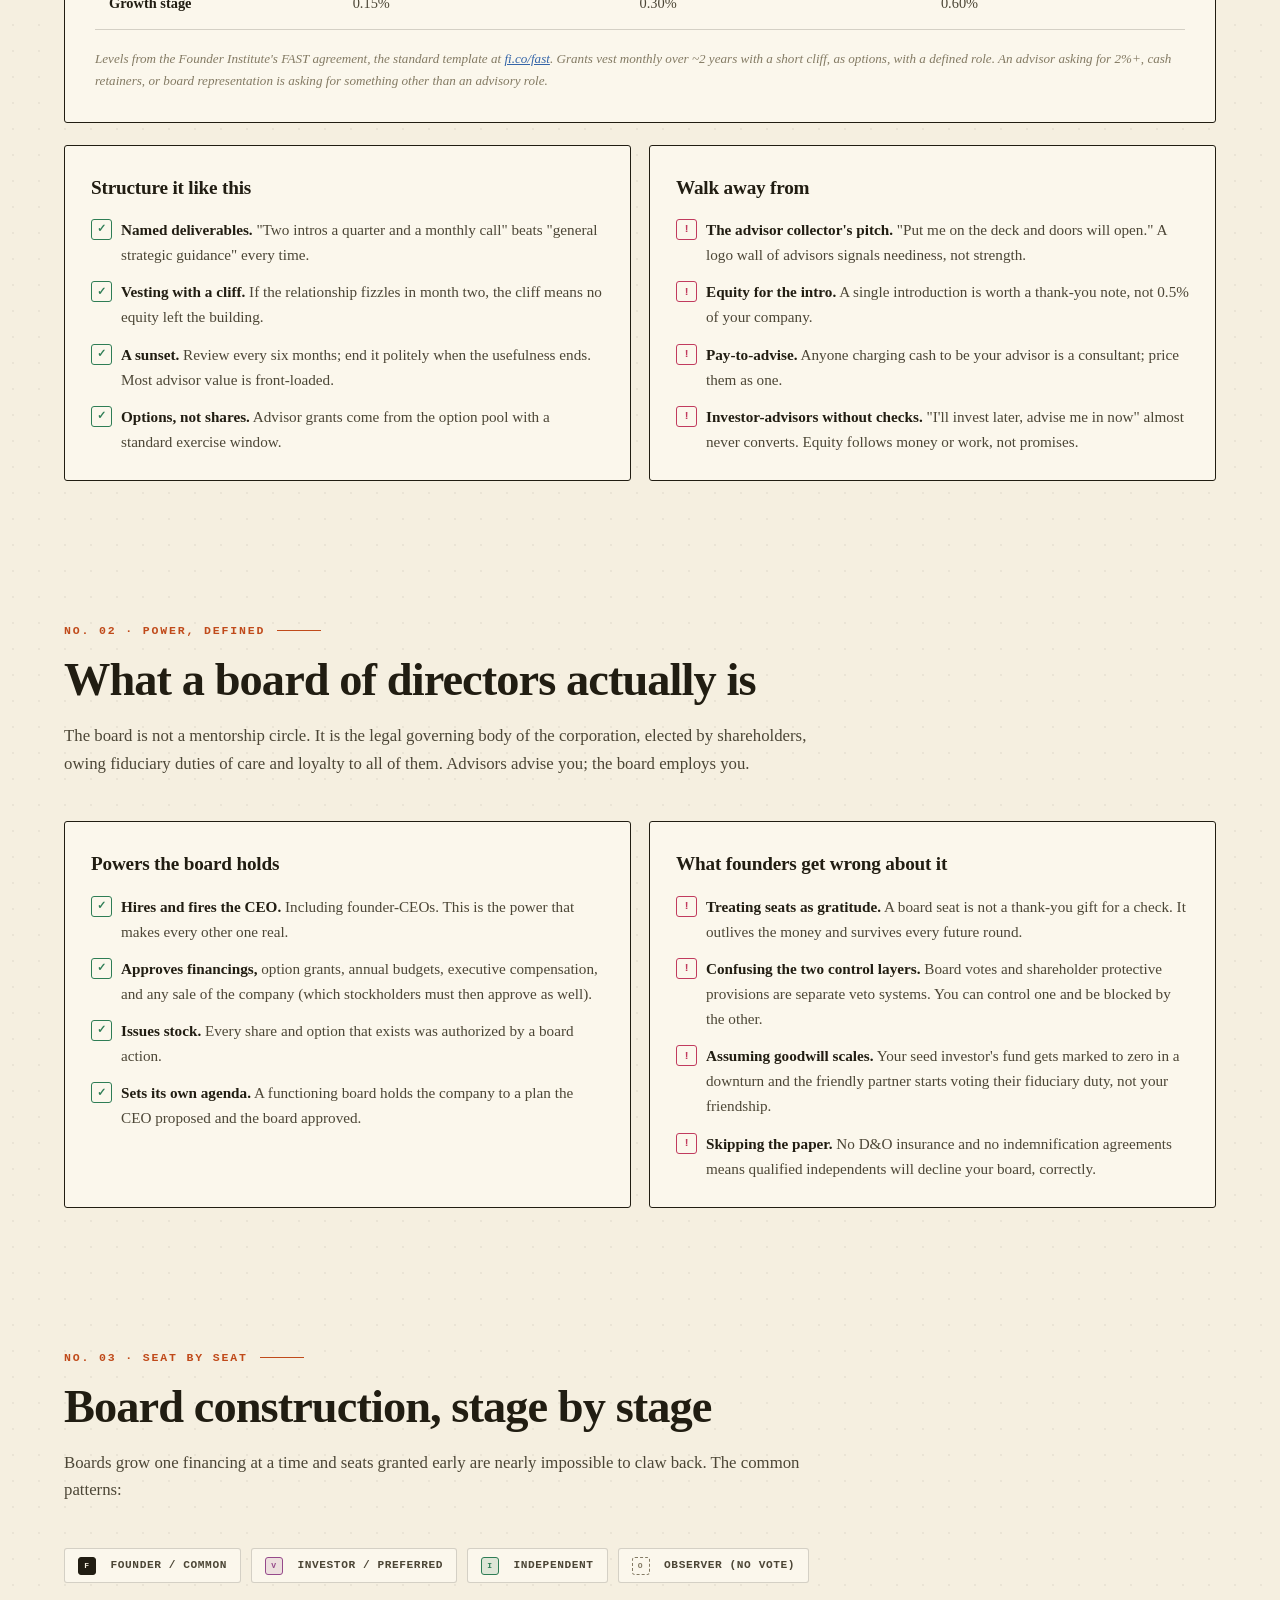
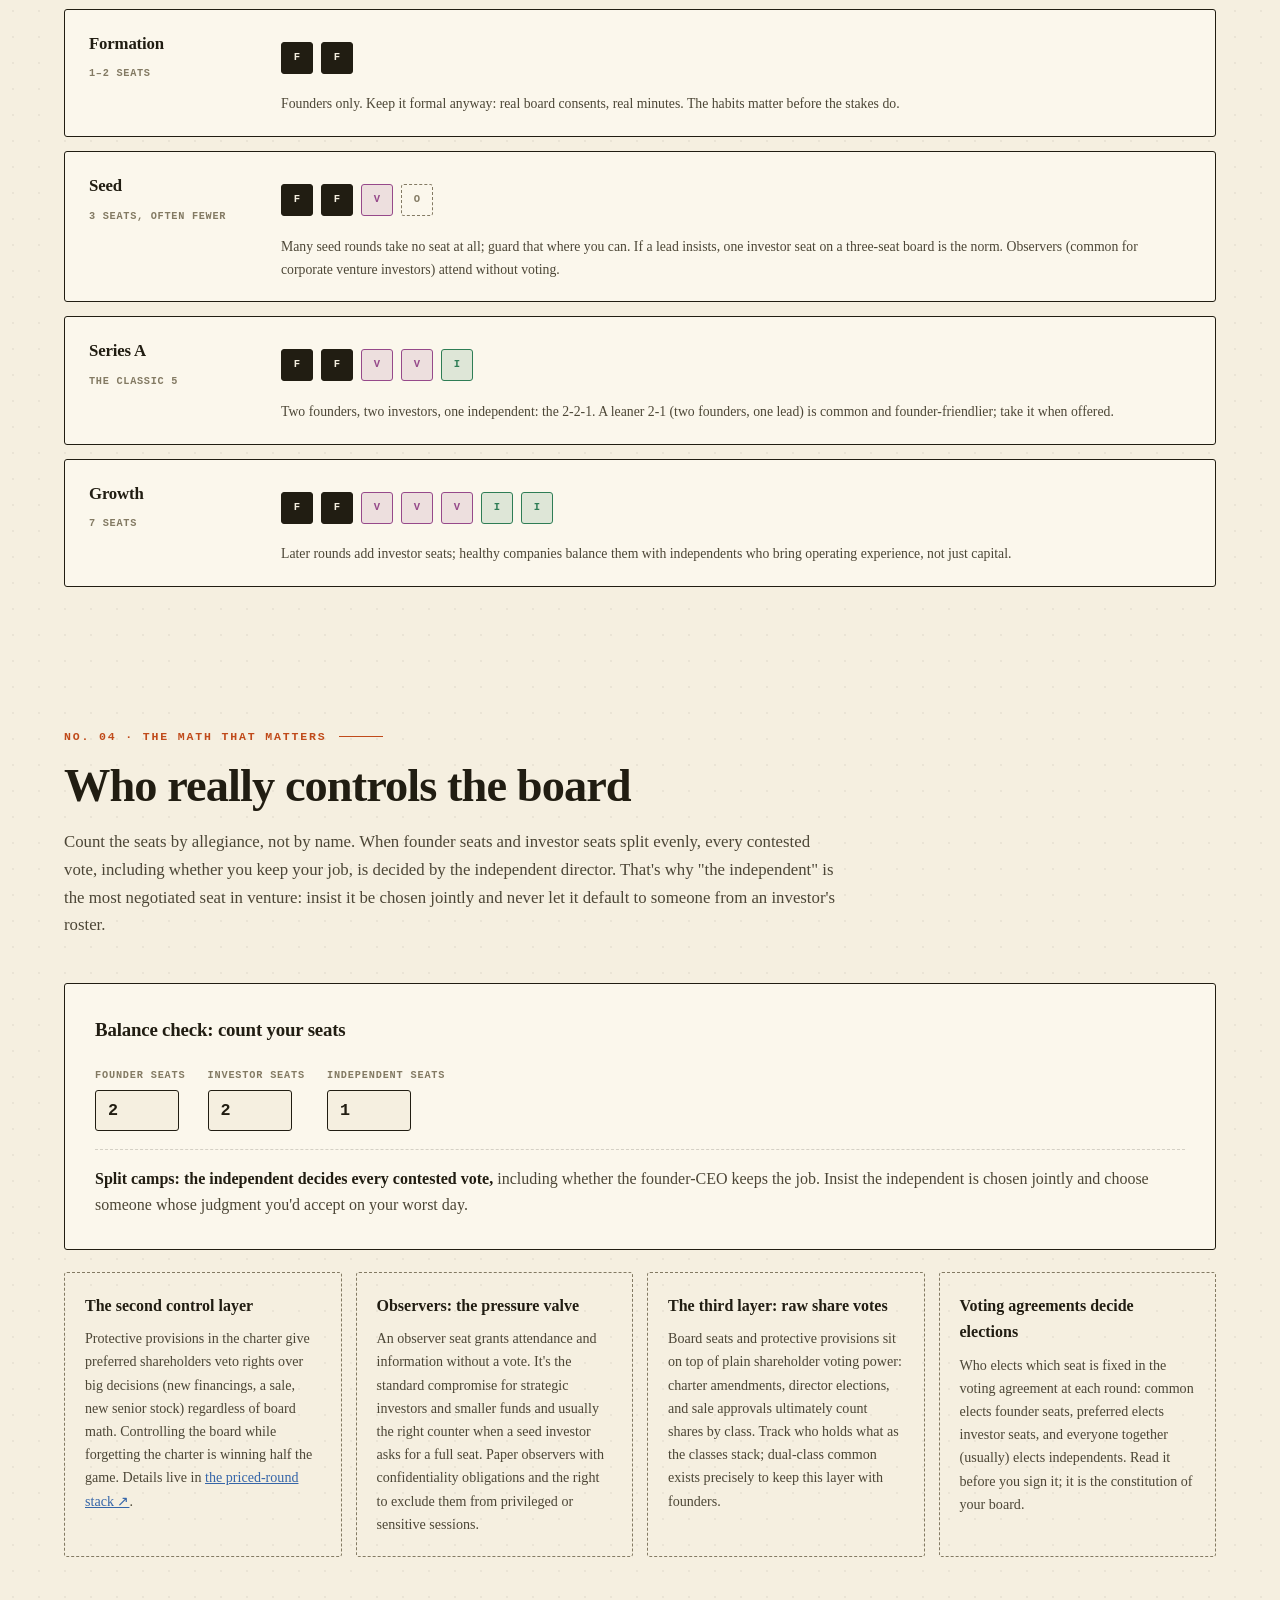
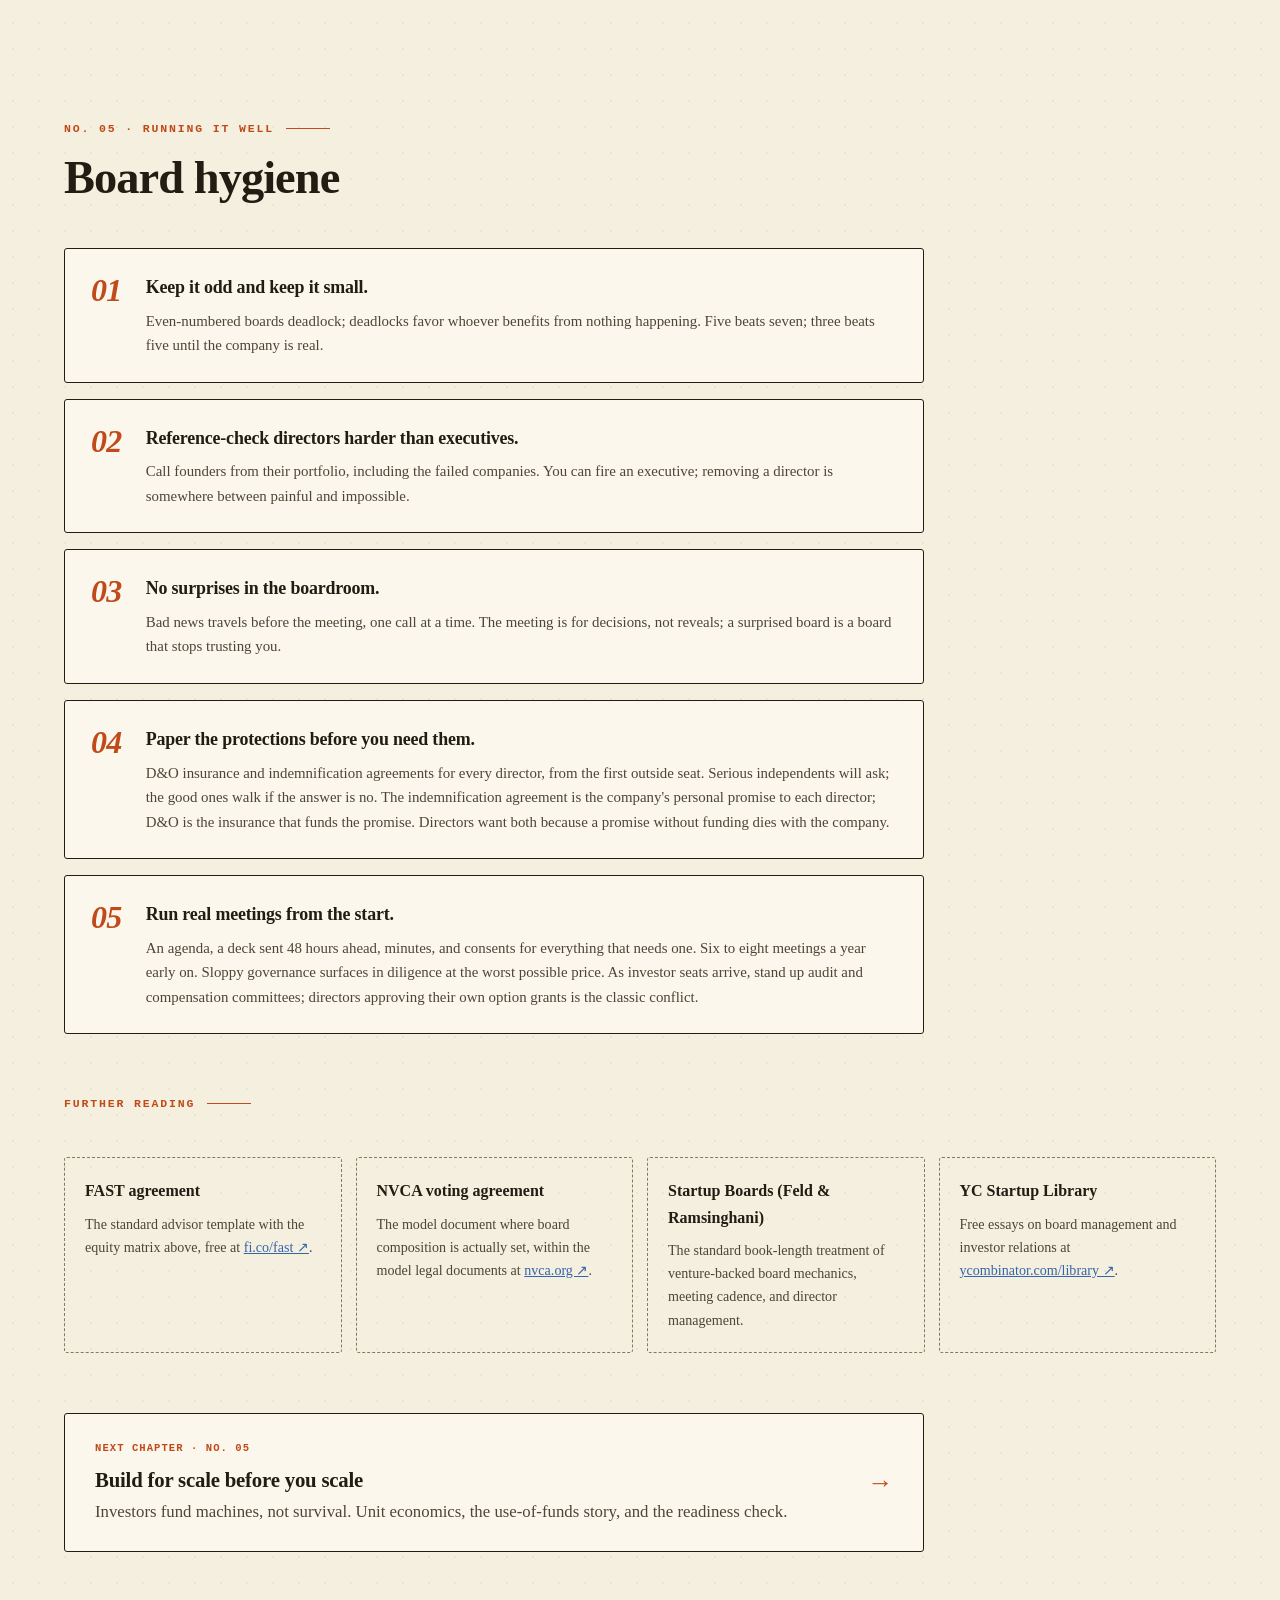
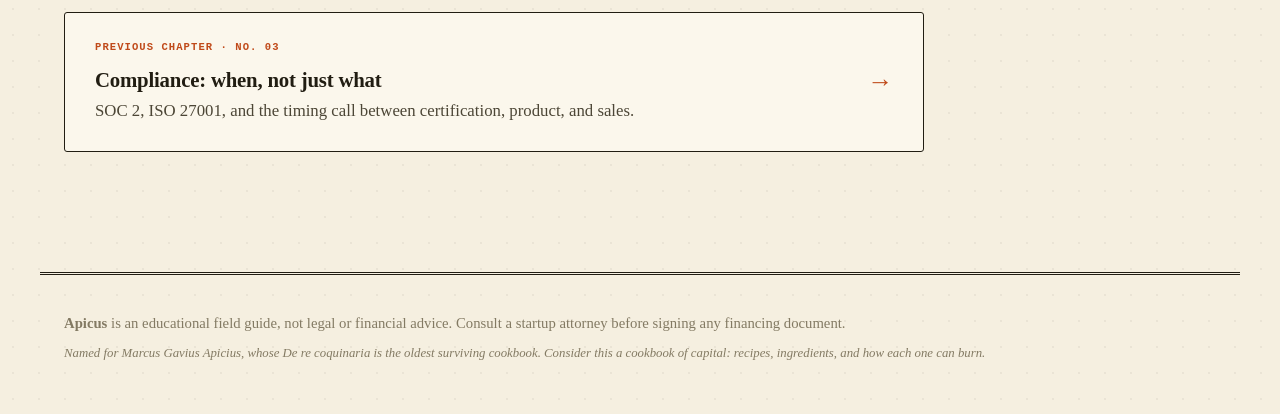
<file: board.html>
<!DOCTYPE html>
<html lang="en">
<head>
  <meta charset="UTF-8">
  <meta name="viewport" content="width=device-width, initial-scale=1.0">
  <title>Apicus · Advisors &amp; Board Construction</title>
  <meta name="description" content="How to use advisors without giving away the company and how boards are actually constructed stage by stage: seat math, the independent director, control layers, and board hygiene.">
  <link rel="icon" type="image/svg+xml" href="favicon.svg">
  <link rel="stylesheet" href="styles.css?v=9">
</head>
<body>

  <!-- ================= NAV ================= -->
  <header class="nav" id="top">
    <div class="nav-inner">
      <a class="brand" href="index.html">
        <span class="brand-mark" aria-hidden="true">
          <svg viewBox="0 0 24 24" fill="none" stroke="currentColor" stroke-width="2" stroke-linecap="round" stroke-linejoin="round"><path d="M12 21V9"/><path d="M12 9c0-4 3-6 7-6 0 4-3 6-7 6Z"/><path d="M12 13c0-3-2.5-5-5.5-5 0 3 2.5 5 5.5 5Z"/></svg>
        </span>
        <span>apicus<em>.org</em></span>
      </a>
      <nav class="nav-pages" aria-label="Pages">
        <a class="page-link" href="index.html">Funding Guide</a>
        <a class="page-link" href="ip.html">IP</a>
        <a class="page-link" href="compliance.html">Compliance</a>
        <a class="page-link" href="board.html" aria-current="page">Advisors &amp; Board</a>
        <a class="page-link" href="scale.html">Scale-Ready</a>
        <a class="page-link" href="documents.html">Documents</a>
      </nav>
      <button class="nav-toggle" aria-label="Open menu" aria-expanded="false">
        <svg class="icon-open" viewBox="0 0 24 24" fill="none" stroke="currentColor" stroke-width="2.5" stroke-linecap="round"><path d="M4 6h16"/><path d="M4 12h16"/><path d="M4 18h16"/></svg>
        <svg class="icon-close" viewBox="0 0 24 24" fill="none" stroke="currentColor" stroke-width="2.5" stroke-linecap="round"><path d="M18 6 6 18"/><path d="m6 6 12 12"/></svg>
      </button>
    </div>
    <div class="nav-sections-row">
      <nav class="nav-links" aria-label="Sections on this page">
        <a href="#advisors">Advisors</a>
        <a href="#boardroom">The Boardroom</a>
        <a href="#construction">Construction</a>
        <a href="#control">Control Math</a>
        <a href="#hygiene">Hygiene</a>
      </nav>
    </div>
    <div class="scroll-progress" aria-hidden="true"><span id="progressBar"></span></div>
  </header>

  <main>
    <!-- ================= HERO ================= -->
    <section class="hero hero-compact" id="hero">
      <div class="hero-inner">
        <p class="hero-kicker reveal">Apicus · chapter no. 04</p>
        <h1 class="hero-title">
          <span class="line"><span>Advisors, boards &amp;</span></span>
          <span class="line"><span><em class="accent-grad">control</em> of the company.</span></span>
          <span class="line hero-sub-line"><span>Equity buys seats. Seats decide everything.</span></span>
        </h1>
        <p class="hero-sub reveal">
          Two groups of outsiders end up around your table: advisors, who have influence but no power,
          and directors, who have <strong>legal power over the company, including over you</strong>.
          Founders routinely overpay the first group and under-think the second. This chapter is the math
          and the norms for both.
        </p>
        <div class="hero-cta reveal">
          <a class="btn btn-primary" href="#construction">Board construction by stage
            <svg viewBox="0 0 24 24" fill="none" stroke="currentColor" stroke-width="2.5" stroke-linecap="round" stroke-linejoin="round"><path d="M12 5v14"/><path d="m19 12-7 7-7-7"/></svg>
          </a>
          <a class="btn btn-ghost" href="#control">Check your board balance</a>
        </div>

        <div class="hero-stats reveal">
          <div class="stat">
            <span class="stat-num" data-count="5">0</span>
            <span class="stat-label">seats on the classic Series A board</span>
          </div>
          <div class="stat">
            <span class="stat-num" data-count="24" data-suffix=" mo">0</span>
            <span class="stat-label">standard advisor vesting period</span>
          </div>
          <div class="stat">
            <span class="stat-num" data-count="1" data-suffix="%">0</span>
            <span class="stat-label">sane ceiling for a single advisor grant</span>
          </div>
          <div class="stat">
            <span class="stat-num" data-count="3">0</span>
            <span class="stat-label">kinds of seats: founder, investor, independent</span>
          </div>
        </div>
      </div>
    </section>

    <!-- ================= ADVISORS ================= -->
    <section class="section" id="advisors">
      <div class="section-head reveal">
        <p class="eyebrow">No. 01 · Influence without power</p>
        <h2>Advisors: cheap if structured, expensive if not</h2>
        <p class="section-sub">A good advisor compresses years of learning into a phone call: intros that get answered, pattern-matching from having seen your movie before, and credibility borrowed until you've earned your own. None of that requires giving away meaningful equity and none of it belongs on a handshake.</p>
      </div>

      <div class="matrix-panel reveal">
        <h3 class="chart-title">What advisor equity is normal (the FAST framework)</h3>
        <div class="matrix-scroll">
          <table class="matrix">
            <thead>
              <tr><th scope="col">Company stage</th><th scope="col">Standard advisor</th><th scope="col">Strategic advisor</th><th scope="col">Expert advisor</th></tr>
            </thead>
            <tbody>
              <tr><td>Idea stage</td><td>0.25%</td><td>0.50%</td><td>1.00%</td></tr>
              <tr><td>Startup stage</td><td>0.20%</td><td>0.40%</td><td>0.80%</td></tr>
              <tr><td>Growth stage</td><td>0.15%</td><td>0.30%</td><td>0.60%</td></tr>
            </tbody>
          </table>
        </div>
        <p class="chart-foot">Levels from the Founder Institute's FAST agreement, the standard template at <a href="https://fi.co/fast" target="_blank" rel="noopener">fi.co/fast</a>. Grants vest monthly over ~2 years with a short cliff, as options, with a defined role. An advisor asking for 2%+, cash retainers, or board representation is asking for something other than an advisory role.</p>
      </div>

      <div class="spotlight-grid">
        <article class="spot-card reveal">
          <h3>Structure it like this</h3>
          <ul class="tick-list">
            <li><strong>Named deliverables.</strong> "Two intros a quarter and a monthly call" beats "general strategic guidance" every time.</li>
            <li><strong>Vesting with a cliff.</strong> If the relationship fizzles in month two, the cliff means no equity left the building.</li>
            <li><strong>A sunset.</strong> Review every six months; end it politely when the usefulness ends. Most advisor value is front-loaded.</li>
            <li><strong>Options, not shares.</strong> Advisor grants come from the option pool with a standard exercise window.</li>
          </ul>
        </article>
        <article class="spot-card reveal">
          <h3>Walk away from</h3>
          <ul class="cross-list">
            <li><strong>The advisor collector's pitch.</strong> "Put me on the deck and doors will open." A logo wall of advisors signals neediness, not strength.</li>
            <li><strong>Equity for the intro.</strong> A single introduction is worth a thank-you note, not 0.5% of your company.</li>
            <li><strong>Pay-to-advise.</strong> Anyone charging cash to be your advisor is a consultant; price them as one.</li>
            <li><strong>Investor-advisors without checks.</strong> "I'll invest later, advise me in now" almost never converts. Equity follows money or work, not promises.</li>
          </ul>
        </article>
      </div>
    </section>

    <!-- ================= BOARDROOM ================= -->
    <section class="section" id="boardroom">
      <div class="section-head reveal">
        <p class="eyebrow">No. 02 · Power, defined</p>
        <h2>What a board of directors actually is</h2>
        <p class="section-sub">The board is not a mentorship circle. It is the legal governing body of the corporation, elected by shareholders, owing fiduciary duties of care and loyalty to all of them. Advisors advise you; the board employs you.</p>
      </div>

      <div class="spotlight-grid">
        <article class="spot-card reveal">
          <h3>Powers the board holds</h3>
          <ul class="tick-list">
            <li><strong>Hires and fires the CEO.</strong> Including founder-CEOs. This is the power that makes every other one real.</li>
            <li><strong>Approves financings,</strong> option grants, annual budgets, executive compensation, and any sale of the company (which stockholders must then approve as well).</li>
            <li><strong>Issues stock.</strong> Every share and option that exists was authorized by a board action.</li>
            <li><strong>Sets its own agenda.</strong> A functioning board holds the company to a plan the CEO proposed and the board approved.</li>
          </ul>
        </article>
        <article class="spot-card reveal">
          <h3>What founders get wrong about it</h3>
          <ul class="cross-list">
            <li><strong>Treating seats as gratitude.</strong> A board seat is not a thank-you gift for a check. It outlives the money and survives every future round.</li>
            <li><strong>Confusing the two control layers.</strong> Board votes and shareholder protective provisions are separate veto systems. You can control one and be blocked by the other.</li>
            <li><strong>Assuming goodwill scales.</strong> Your seed investor's fund gets marked to zero in a downturn and the friendly partner starts voting their fiduciary duty, not your friendship.</li>
            <li><strong>Skipping the paper.</strong> No D&amp;O insurance and no indemnification agreements means qualified independents will decline your board, correctly.</li>
          </ul>
        </article>
      </div>
    </section>

    <!-- ================= CONSTRUCTION ================= -->
    <section class="section" id="construction">
      <div class="section-head reveal">
        <p class="eyebrow">No. 03 · Seat by seat</p>
        <h2>Board construction, stage by stage</h2>
        <p class="section-sub">Boards grow one financing at a time and seats granted early are nearly impossible to claw back. The common patterns:</p>
      </div>

      <div class="legend-strip reveal" aria-hidden="true">
        <span class="chip"><span class="seat seat-f" style="display:inline-grid; width:18px; height:18px; font-size:0.5rem">F</span>&nbsp; Founder / common</span>
        <span class="chip"><span class="seat seat-v" style="display:inline-grid; width:18px; height:18px; font-size:0.5rem">V</span>&nbsp; Investor / preferred</span>
        <span class="chip"><span class="seat seat-i" style="display:inline-grid; width:18px; height:18px; font-size:0.5rem">I</span>&nbsp; Independent</span>
        <span class="chip"><span class="seat seat-o" style="display:inline-grid; width:18px; height:18px; font-size:0.5rem">O</span>&nbsp; Observer (no vote)</span>
      </div>

      <div class="board-evo">
        <div class="board-stage reveal">
          <div class="board-stage-label"><strong>Formation</strong><span>1&ndash;2 seats</span></div>
          <div class="seats"><span class="seat seat-f">F</span><span class="seat seat-f">F</span></div>
          <p class="board-note">Founders only. Keep it formal anyway: real board consents, real minutes. The habits matter before the stakes do.</p>
        </div>
        <div class="board-stage reveal">
          <div class="board-stage-label"><strong>Seed</strong><span>3 seats, often fewer</span></div>
          <div class="seats"><span class="seat seat-f">F</span><span class="seat seat-f">F</span><span class="seat seat-v">V</span><span class="seat seat-o">O</span></div>
          <p class="board-note">Many seed rounds take no seat at all; guard that where you can. If a lead insists, one investor seat on a three-seat board is the norm. Observers (common for corporate venture investors) attend without voting.</p>
        </div>
        <div class="board-stage reveal">
          <div class="board-stage-label"><strong>Series A</strong><span>the classic 5</span></div>
          <div class="seats"><span class="seat seat-f">F</span><span class="seat seat-f">F</span><span class="seat seat-v">V</span><span class="seat seat-v">V</span><span class="seat seat-i">I</span></div>
          <p class="board-note">Two founders, two investors, one independent: the 2-2-1. A leaner 2-1 (two founders, one lead) is common and founder-friendlier; take it when offered.</p>
        </div>
        <div class="board-stage reveal">
          <div class="board-stage-label"><strong>Growth</strong><span>7 seats</span></div>
          <div class="seats"><span class="seat seat-f">F</span><span class="seat seat-f">F</span><span class="seat seat-v">V</span><span class="seat seat-v">V</span><span class="seat seat-v">V</span><span class="seat seat-i">I</span><span class="seat seat-i">I</span></div>
          <p class="board-note">Later rounds add investor seats; healthy companies balance them with independents who bring operating experience, not just capital.</p>
        </div>
      </div>
    </section>

    <!-- ================= CONTROL ================= -->
    <section class="section" id="control">
      <div class="section-head reveal">
        <p class="eyebrow">No. 04 · The math that matters</p>
        <h2>Who really controls the board</h2>
        <p class="section-sub">Count the seats by allegiance, not by name. When founder seats and investor seats split evenly, every contested vote, including whether you keep your job, is decided by the independent director. That's why "the independent" is the most negotiated seat in venture: insist it be chosen jointly and never let it default to someone from an investor's roster.</p>
      </div>

      <div class="check-panel reveal">
        <h3 class="chart-title">Balance check: count your seats</h3>
        <div class="balance-inputs">
          <label>Founder seats<input type="number" id="seatF" min="0" max="9" value="2"></label>
          <label>Investor seats<input type="number" id="seatV" min="0" max="9" value="2"></label>
          <label>Independent seats<input type="number" id="seatI" min="0" max="9" value="1"></label>
        </div>
        <p class="balance-verdict" id="balanceVerdict"></p>
      </div>

      <div class="doc-extras reveal" style="margin-top:22px">
        <div class="doc-extra">
          <h4>The second control layer</h4>
          <p>Protective provisions in the charter give preferred shareholders veto rights over big decisions (new financings, a sale, new senior stock) regardless of board math. Controlling the board while forgetting the charter is winning half the game. Details live in <a href="documents.html#priced">the priced-round stack ↗</a>.</p>
        </div>
        <div class="doc-extra">
          <h4>Observers: the pressure valve</h4>
          <p>An observer seat grants attendance and information without a vote. It's the standard compromise for strategic investors and smaller funds and usually the right counter when a seed investor asks for a full seat. Paper observers with confidentiality obligations and the right to exclude them from privileged or sensitive sessions.</p>
        </div>
        <div class="doc-extra">
          <h4>The third layer: raw share votes</h4>
          <p>Board seats and protective provisions sit on top of plain shareholder voting power: charter amendments, director elections, and sale approvals ultimately count shares by class. Track who holds what as the classes stack; dual-class common exists precisely to keep this layer with founders.</p>
        </div>
        <div class="doc-extra">
          <h4>Voting agreements decide elections</h4>
          <p>Who elects which seat is fixed in the voting agreement at each round: common elects founder seats, preferred elects investor seats, and everyone together (usually) elects independents. Read it before you sign it; it is the constitution of your board.</p>
        </div>
      </div>
    </section>

    <!-- ================= HYGIENE ================= -->
    <section class="section" id="hygiene">
      <div class="section-head reveal">
        <p class="eyebrow">No. 05 · Running it well</p>
        <h2>Board hygiene</h2>
      </div>
      <ol class="rules-list">
        <li class="reveal"><span class="rule-num">01</span><div><h3>Keep it odd and keep it small.</h3><p>Even-numbered boards deadlock; deadlocks favor whoever benefits from nothing happening. Five beats seven; three beats five until the company is real.</p></div></li>
        <li class="reveal"><span class="rule-num">02</span><div><h3>Reference-check directors harder than executives.</h3><p>Call founders from their portfolio, including the failed companies. You can fire an executive; removing a director is somewhere between painful and impossible.</p></div></li>
        <li class="reveal"><span class="rule-num">03</span><div><h3>No surprises in the boardroom.</h3><p>Bad news travels before the meeting, one call at a time. The meeting is for decisions, not reveals; a surprised board is a board that stops trusting you.</p></div></li>
        <li class="reveal"><span class="rule-num">04</span><div><h3>Paper the protections before you need them.</h3><p>D&amp;O insurance and indemnification agreements for every director, from the first outside seat. Serious independents will ask; the good ones walk if the answer is no. The indemnification agreement is the company's personal promise to each director; D&amp;O is the insurance that funds the promise. Directors want both because a promise without funding dies with the company.</p></div></li>
        <li class="reveal"><span class="rule-num">05</span><div><h3>Run real meetings from the start.</h3><p>An agenda, a deck sent 48 hours ahead, minutes, and consents for everything that needs one. Six to eight meetings a year early on. Sloppy governance surfaces in diligence at the worst possible price. As investor seats arrive, stand up audit and compensation committees; directors approving their own option grants is the classic conflict.</p></div></li>
      </ol>

      <div class="section-head reveal" style="margin-top:60px">
        <p class="eyebrow">Further reading</p>
      </div>
      <div class="doc-extras reveal">
        <div class="doc-extra">
          <h4>FAST agreement</h4>
          <p>The standard advisor template with the equity matrix above, free at <a href="https://fi.co/fast" target="_blank" rel="noopener">fi.co/fast ↗</a>.</p>
        </div>
        <div class="doc-extra">
          <h4>NVCA voting agreement</h4>
          <p>The model document where board composition is actually set, within the model legal documents at <a href="https://nvca.org/model-legal-documents/" target="_blank" rel="noopener">nvca.org ↗</a>.</p>
        </div>
        <div class="doc-extra">
          <h4>Startup Boards (Feld &amp; Ramsinghani)</h4>
          <p>The standard book-length treatment of venture-backed board mechanics, meeting cadence, and director management.</p>
        </div>
        <div class="doc-extra">
          <h4>YC Startup Library</h4>
          <p>Free essays on board management and investor relations at <a href="https://www.ycombinator.com/library" target="_blank" rel="noopener">ycombinator.com/library ↗</a>.</p>
        </div>
      </div>

      <a class="chapter-link reveal" href="scale.html">
        <div>
          <span class="cl-kicker">Next chapter · No. 05</span>
          <h3>Build for scale before you scale</h3>
          <p class="section-sub">Investors fund machines, not survival. Unit economics, the use-of-funds story, and the readiness check.</p>
        </div>
        <span class="cl-arrow" aria-hidden="true">→</span>
      </a>

      <a class="chapter-link reveal" href="compliance.html">
        <div>
          <span class="cl-kicker">Previous chapter · No. 03</span>
          <h3>Compliance: when, not just what</h3>
          <p class="section-sub">SOC 2, ISO 27001, and the timing call between certification, product, and sales.</p>
        </div>
        <span class="cl-arrow" aria-hidden="true">→</span>
      </a>
    </section>
  </main>

  <footer class="footer">
    <p><strong>Apicus</strong> is an educational field guide, not legal or financial advice. Consult a startup attorney before signing any financing document.</p>
    <p class="footer-fine">Named for Marcus Gavius Apicius, whose <em>De re coquinaria</em> is the oldest surviving cookbook. Consider this a cookbook of capital: recipes, ingredients, and how each one can burn.</p>
    </footer>

  <script src="site.js?v=9"></script>
  <script src="board.js?v=9"></script>
</body>
</html>
</file>
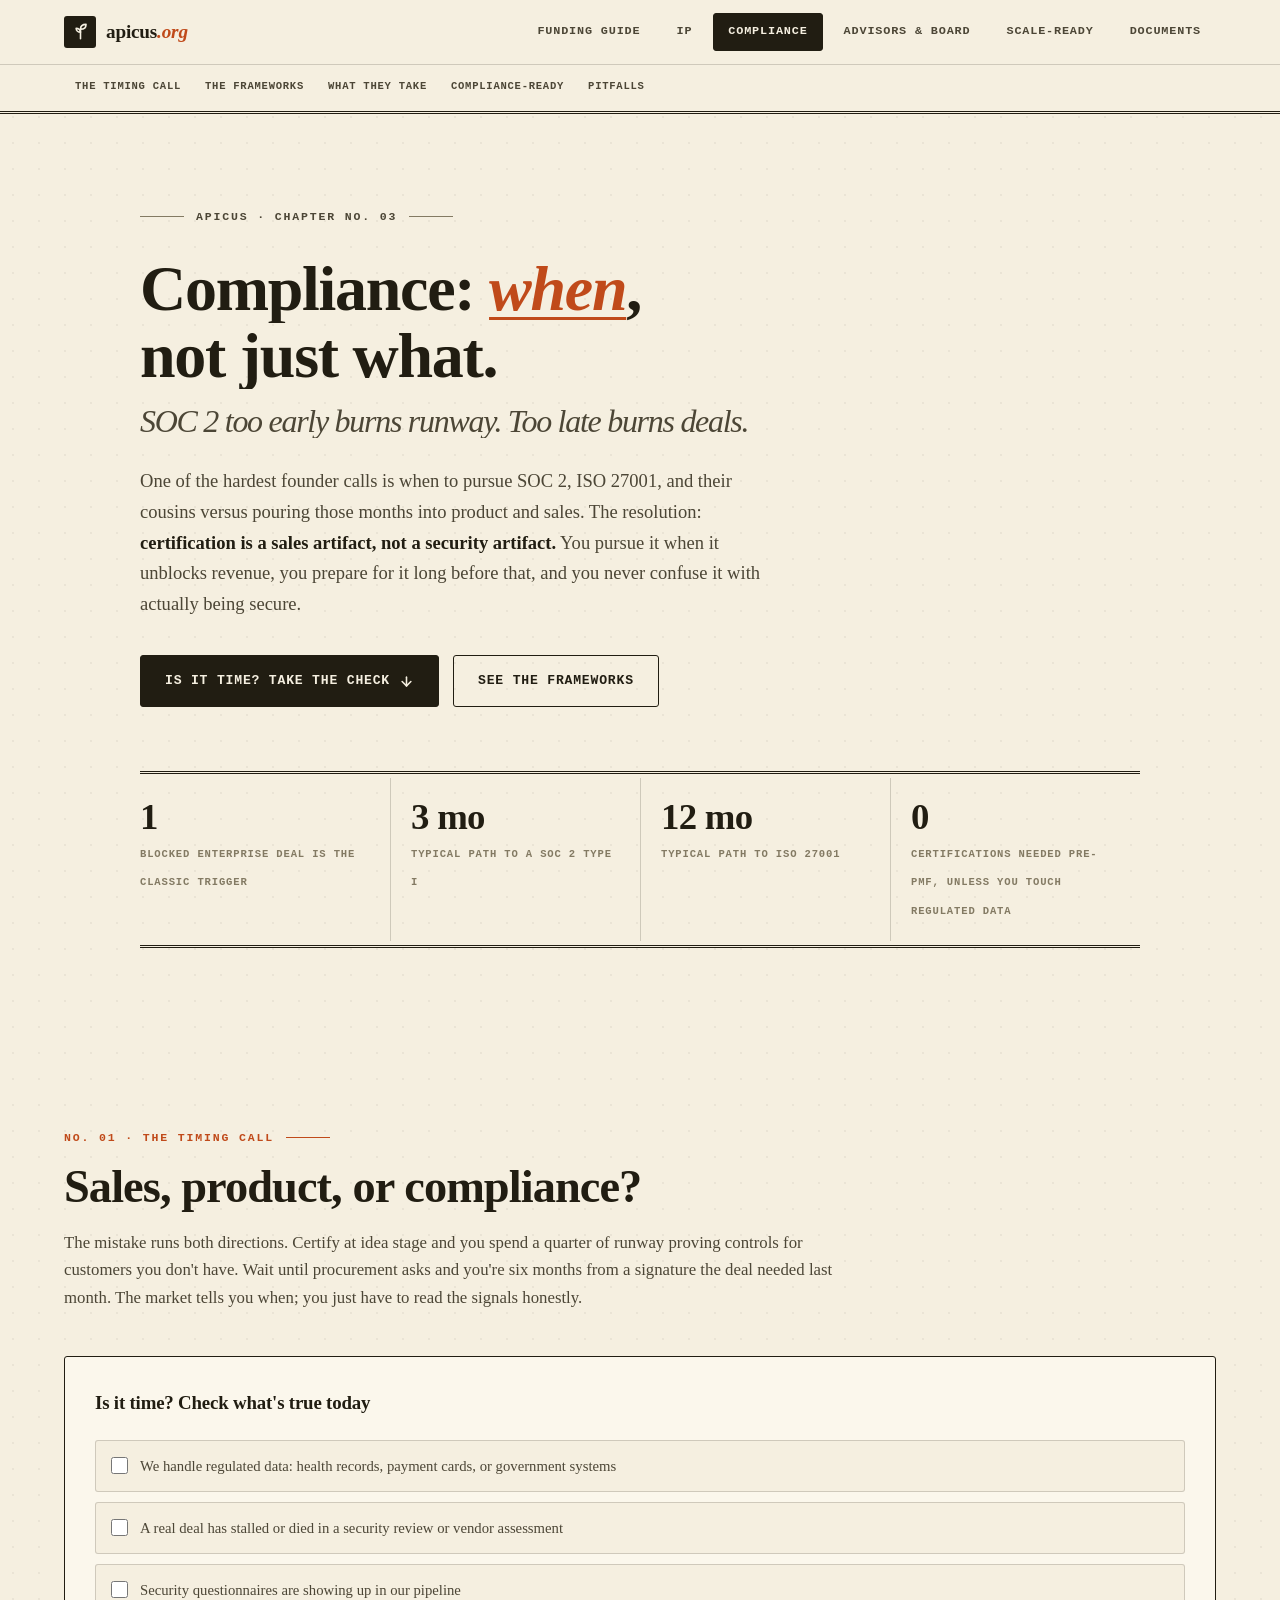
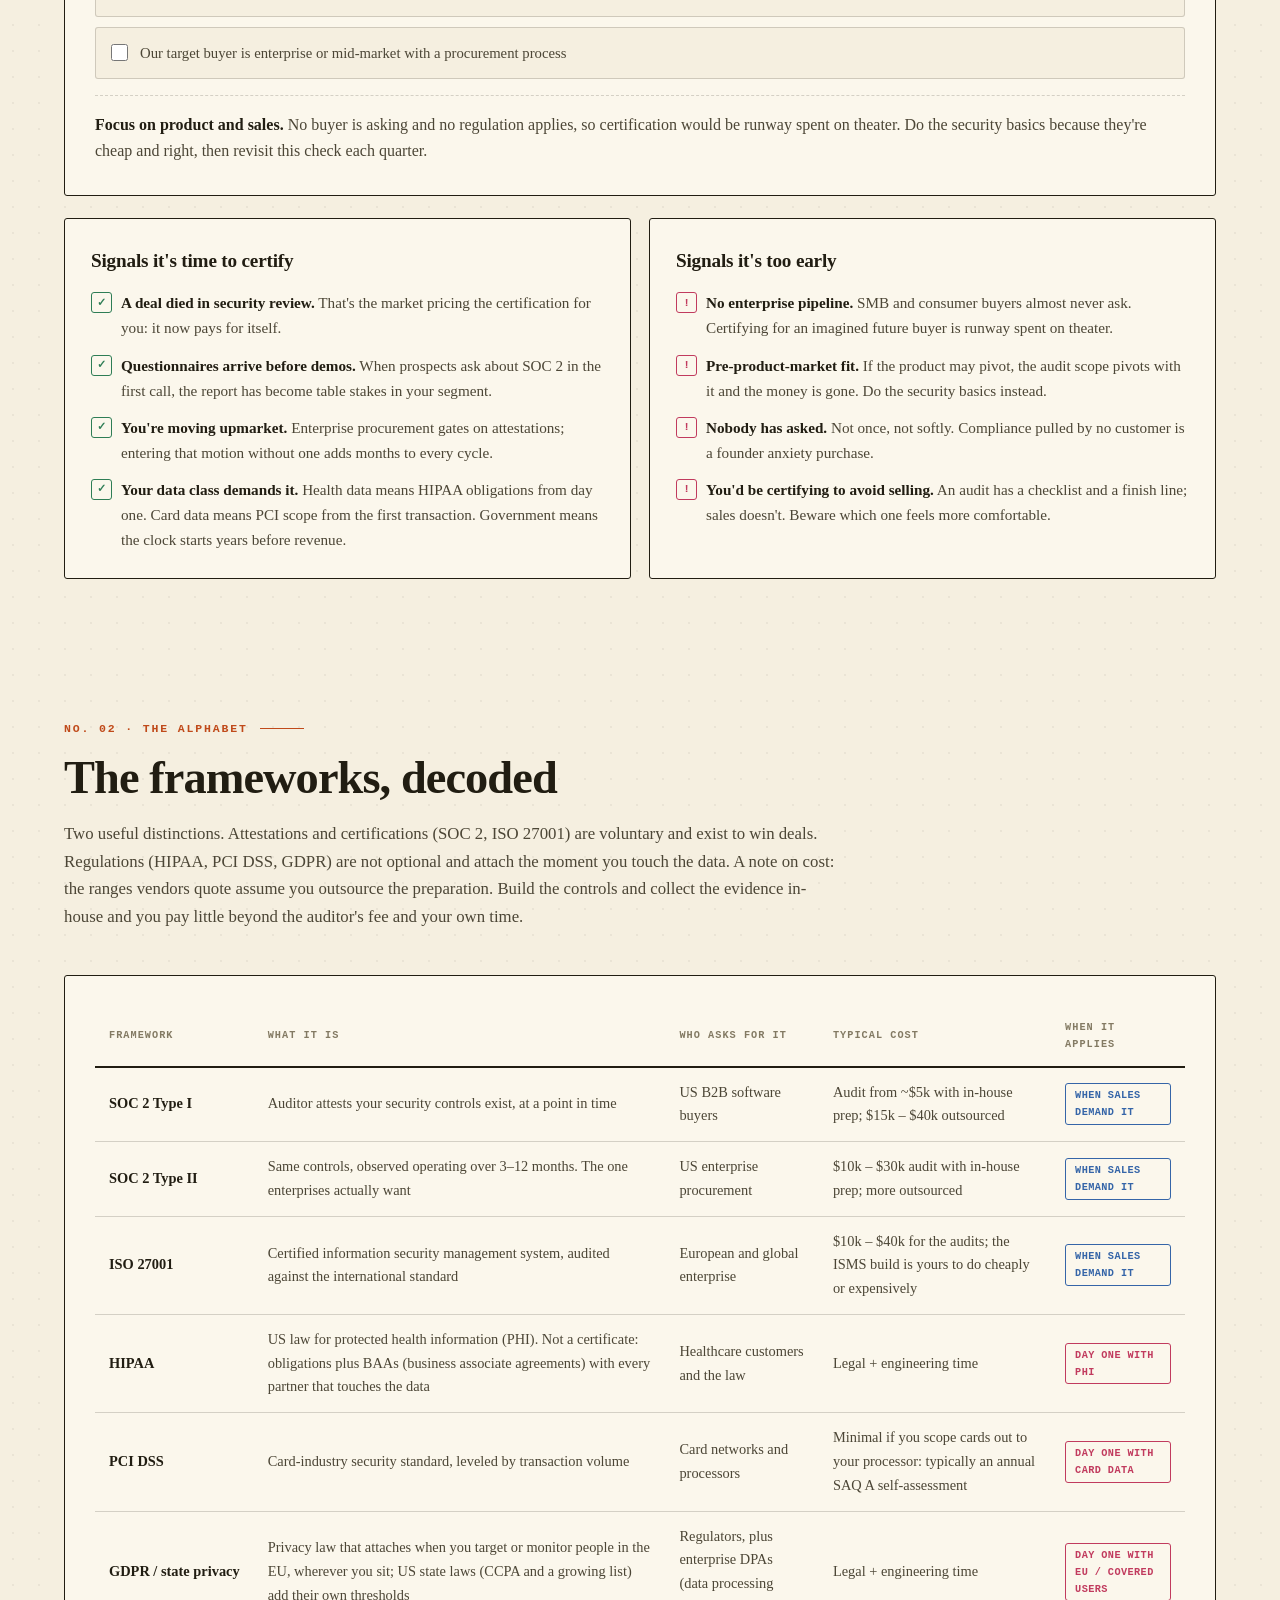
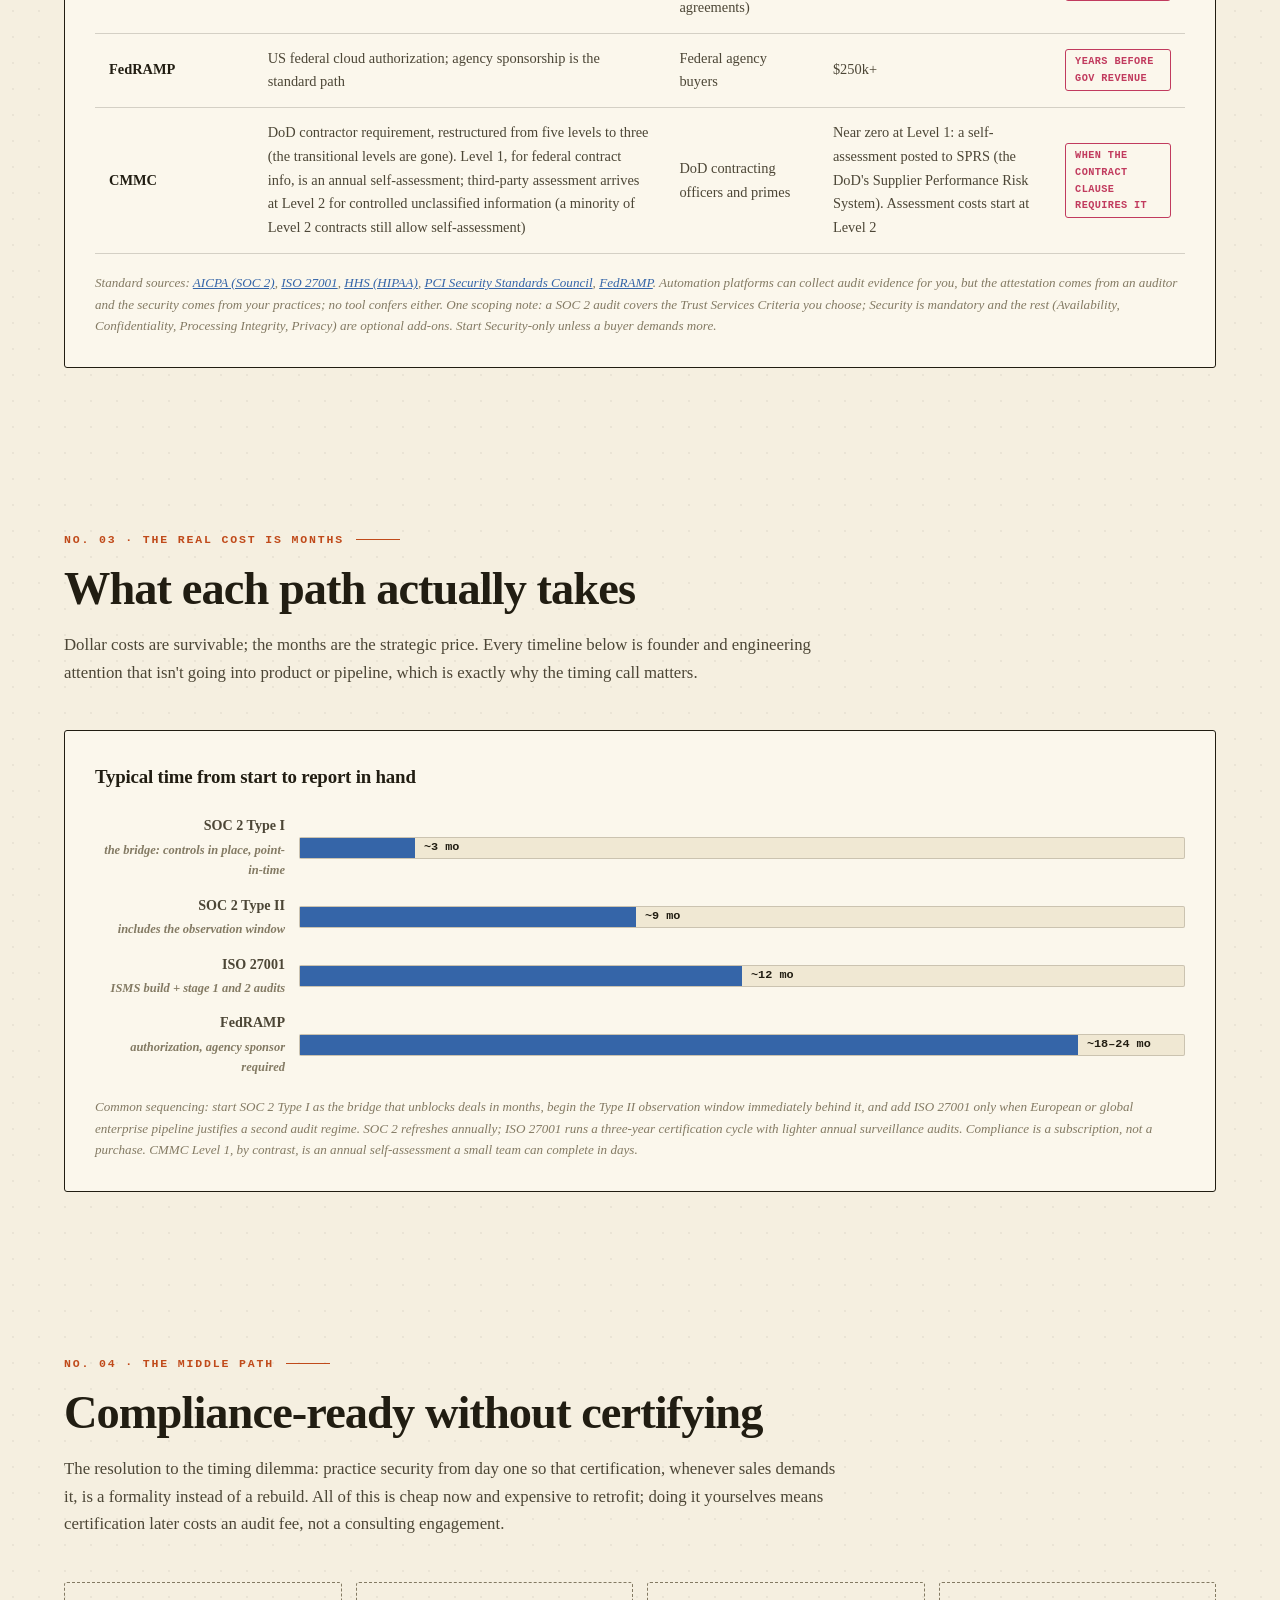
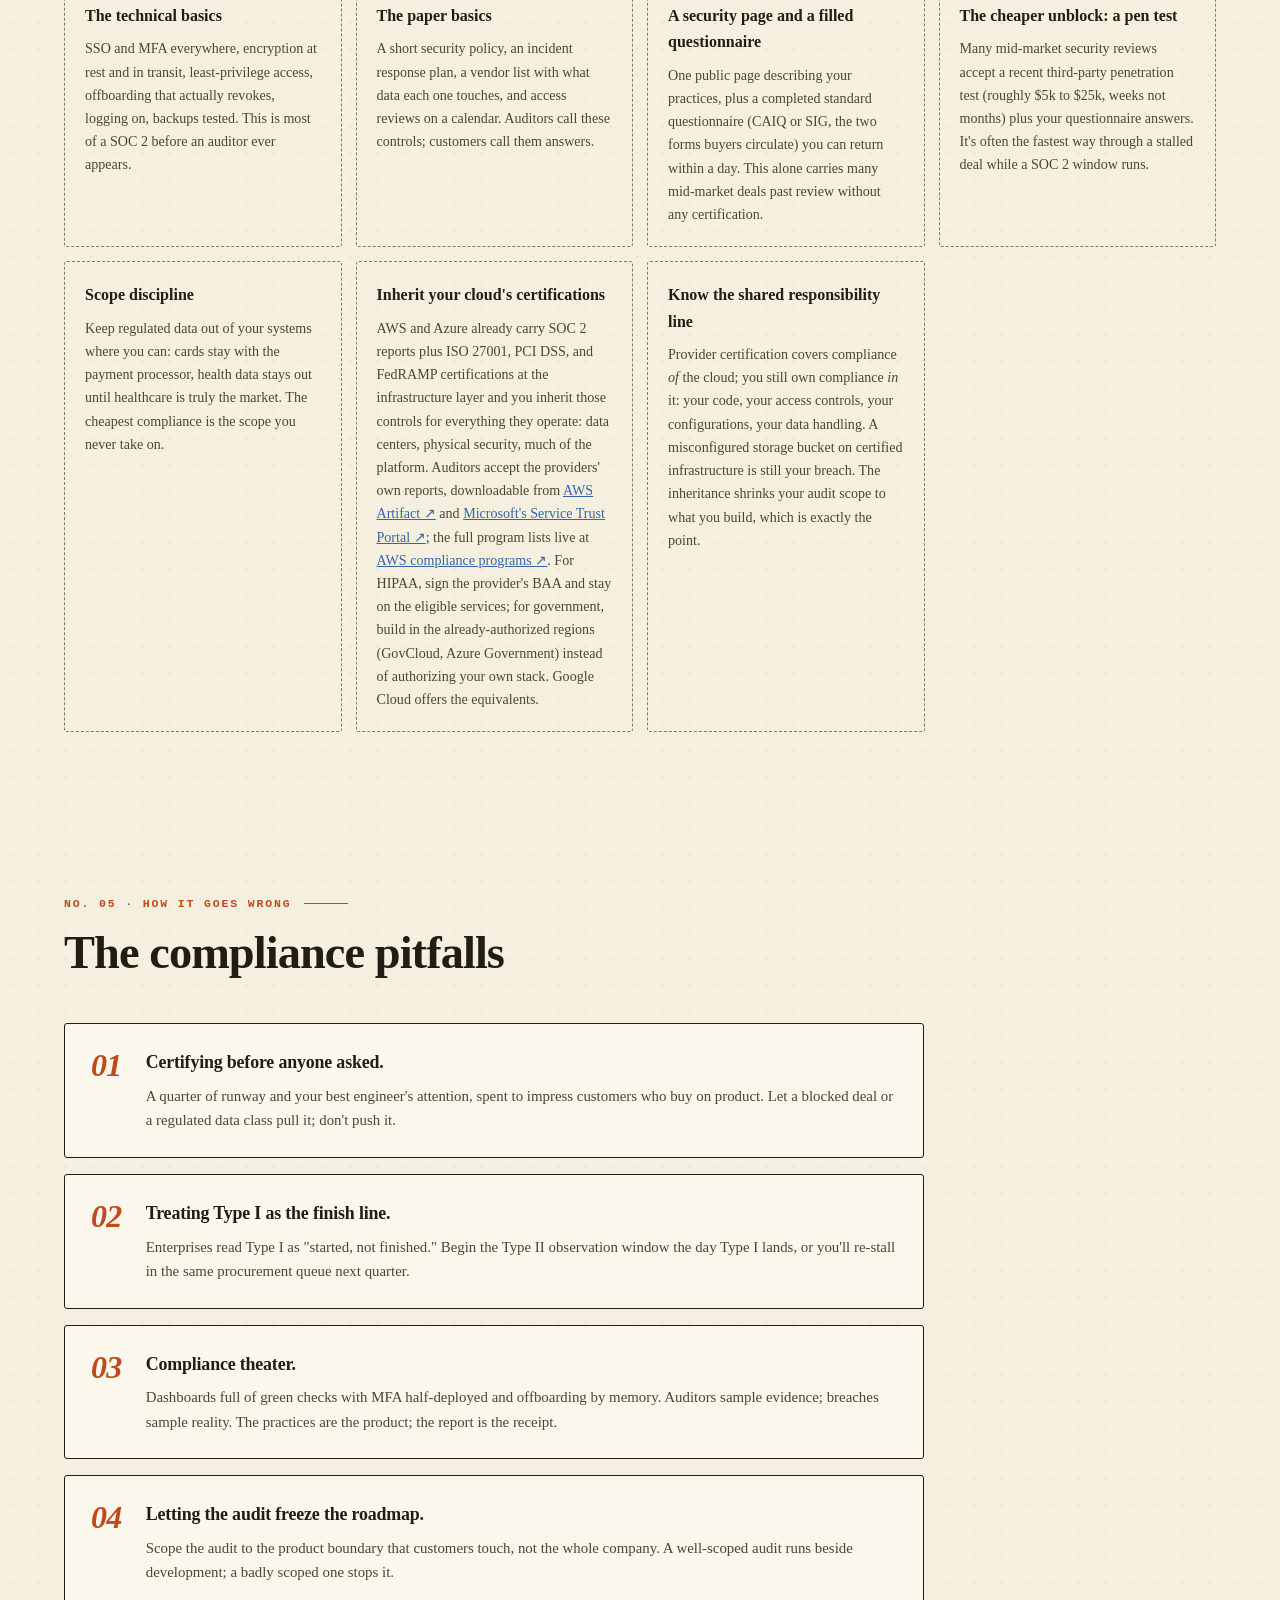
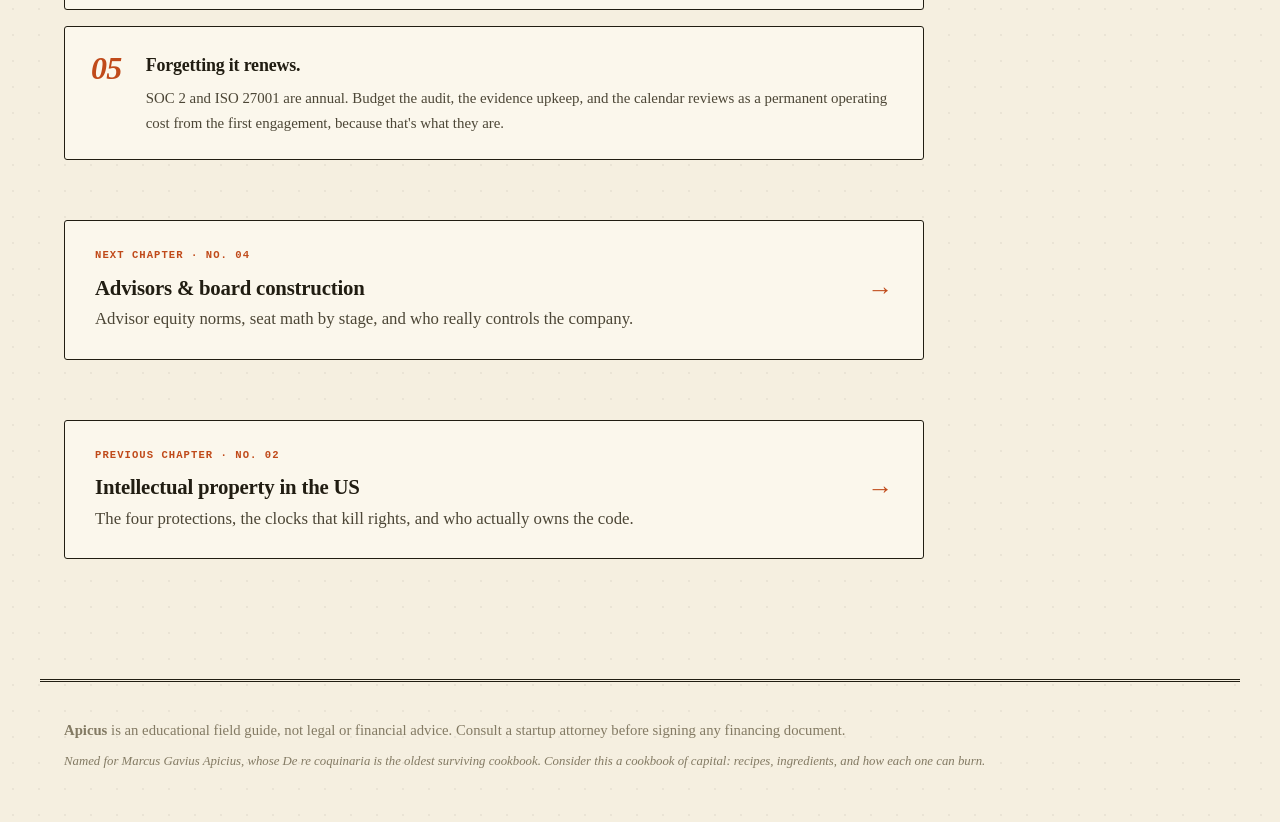
<file: compliance.html>
<!DOCTYPE html>
<html lang="en">
<head>
  <meta charset="UTF-8">
  <meta name="viewport" content="width=device-width, initial-scale=1.0">
  <title>Apicus · Compliance: SOC 2, ISO 27001 &amp; When You Actually Need Them</title>
  <meta name="description" content="SOC 2, ISO 27001, HIPAA, PCI, FedRAMP: what each framework is, what it costs, and the decision framework for when to pursue certification versus focusing on product and sales.">
  <link rel="icon" type="image/svg+xml" href="favicon.svg">
  <link rel="stylesheet" href="styles.css?v=9">
</head>
<body>

  <!-- ================= NAV ================= -->
  <header class="nav" id="top">
    <div class="nav-inner">
      <a class="brand" href="index.html">
        <span class="brand-mark" aria-hidden="true">
          <svg viewBox="0 0 24 24" fill="none" stroke="currentColor" stroke-width="2" stroke-linecap="round" stroke-linejoin="round"><path d="M12 21V9"/><path d="M12 9c0-4 3-6 7-6 0 4-3 6-7 6Z"/><path d="M12 13c0-3-2.5-5-5.5-5 0 3 2.5 5 5.5 5Z"/></svg>
        </span>
        <span>apicus<em>.org</em></span>
      </a>
      <nav class="nav-pages" aria-label="Pages">
        <a class="page-link" href="index.html">Funding Guide</a>
        <a class="page-link" href="ip.html">IP</a>
        <a class="page-link" href="compliance.html" aria-current="page">Compliance</a>
        <a class="page-link" href="board.html">Advisors &amp; Board</a>
        <a class="page-link" href="scale.html">Scale-Ready</a>
        <a class="page-link" href="documents.html">Documents</a>
      </nav>
      <button class="nav-toggle" aria-label="Open menu" aria-expanded="false">
        <svg class="icon-open" viewBox="0 0 24 24" fill="none" stroke="currentColor" stroke-width="2.5" stroke-linecap="round"><path d="M4 6h16"/><path d="M4 12h16"/><path d="M4 18h16"/></svg>
        <svg class="icon-close" viewBox="0 0 24 24" fill="none" stroke="currentColor" stroke-width="2.5" stroke-linecap="round"><path d="M18 6 6 18"/><path d="m6 6 12 12"/></svg>
      </button>
    </div>
    <div class="nav-sections-row">
      <nav class="nav-links" aria-label="Sections on this page">
        <a href="#when">The Timing Call</a>
        <a href="#frameworks">The Frameworks</a>
        <a href="#timelines">What They Take</a>
        <a href="#ready">Compliance-Ready</a>
        <a href="#pitfalls">Pitfalls</a>
      </nav>
    </div>
    <div class="scroll-progress" aria-hidden="true"><span id="progressBar"></span></div>
  </header>

  <main>
    <!-- ================= HERO ================= -->
    <section class="hero hero-compact" id="hero">
      <div class="hero-inner">
        <p class="hero-kicker reveal">Apicus · chapter no. 03</p>
        <h1 class="hero-title">
          <span class="line"><span>Compliance: <em class="accent-grad">when</em>,</span></span>
          <span class="line"><span>not just what.</span></span>
          <span class="line hero-sub-line"><span>SOC 2 too early burns runway. Too late burns deals.</span></span>
        </h1>
        <p class="hero-sub reveal">
          One of the hardest founder calls is when to pursue SOC 2, ISO 27001, and their cousins versus
          pouring those months into product and sales. The resolution:
          <strong>certification is a sales artifact, not a security artifact.</strong> You pursue it when it
          unblocks revenue, you prepare for it long before that, and you never confuse it with actually
          being secure.
        </p>
        <div class="hero-cta reveal">
          <a class="btn btn-primary" href="#when">Is it time? Take the check
            <svg viewBox="0 0 24 24" fill="none" stroke="currentColor" stroke-width="2.5" stroke-linecap="round" stroke-linejoin="round"><path d="M12 5v14"/><path d="m19 12-7 7-7-7"/></svg>
          </a>
          <a class="btn btn-ghost" href="#frameworks">See the frameworks</a>
        </div>

        <div class="hero-stats reveal">
          <div class="stat">
            <span class="stat-num" data-count="1">0</span>
            <span class="stat-label">blocked enterprise deal is the classic trigger</span>
          </div>
          <div class="stat">
            <span class="stat-num" data-count="3" data-suffix=" mo">0</span>
            <span class="stat-label">typical path to a SOC 2 Type I</span>
          </div>
          <div class="stat">
            <span class="stat-num" data-count="12" data-suffix=" mo">0</span>
            <span class="stat-label">typical path to ISO 27001</span>
          </div>
          <div class="stat">
            <span class="stat-num" data-count="0">0</span>
            <span class="stat-label">certifications needed pre-PMF, unless you touch regulated data</span>
          </div>
        </div>
      </div>
    </section>

    <!-- ================= WHEN ================= -->
    <section class="section" id="when">
      <div class="section-head reveal">
        <p class="eyebrow">No. 01 · The timing call</p>
        <h2>Sales, product, or compliance?</h2>
        <p class="section-sub">The mistake runs both directions. Certify at idea stage and you spend a quarter of runway proving controls for customers you don't have. Wait until procurement asks and you're six months from a signature the deal needed last month. The market tells you when; you just have to read the signals honestly.</p>
      </div>

      <div class="check-panel reveal">
        <h3 class="chart-title">Is it time? Check what's true today</h3>
        <div class="check-grid" id="whenGrid" style="grid-template-columns: 1fr">
          <label class="check-item"><input type="checkbox" data-q="regulated"><span>We handle regulated data: health records, payment cards, or government systems</span></label>
          <label class="check-item"><input type="checkbox" data-q="blocked"><span>A real deal has stalled or died in a security review or vendor assessment</span></label>
          <label class="check-item"><input type="checkbox" data-q="questionnaires"><span>Security questionnaires are showing up in our pipeline</span></label>
          <label class="check-item"><input type="checkbox" data-q="enterprise"><span>Our target buyer is enterprise or mid-market with a procurement process</span></label>
        </div>
        <p class="balance-verdict" id="whenVerdict" style="margin-top:16px"></p>
      </div>

      <div class="spotlight-grid" style="margin-top:22px">
        <article class="spot-card reveal">
          <h3>Signals it's time to certify</h3>
          <ul class="tick-list">
            <li><strong>A deal died in security review.</strong> That's the market pricing the certification for you: it now pays for itself.</li>
            <li><strong>Questionnaires arrive before demos.</strong> When prospects ask about SOC 2 in the first call, the report has become table stakes in your segment.</li>
            <li><strong>You're moving upmarket.</strong> Enterprise procurement gates on attestations; entering that motion without one adds months to every cycle.</li>
            <li><strong>Your data class demands it.</strong> Health data means HIPAA obligations from day one. Card data means PCI scope from the first transaction. Government means the clock starts years before revenue.</li>
          </ul>
        </article>
        <article class="spot-card reveal">
          <h3>Signals it's too early</h3>
          <ul class="cross-list">
            <li><strong>No enterprise pipeline.</strong> SMB and consumer buyers almost never ask. Certifying for an imagined future buyer is runway spent on theater.</li>
            <li><strong>Pre-product-market fit.</strong> If the product may pivot, the audit scope pivots with it and the money is gone. Do the security basics instead.</li>
            <li><strong>Nobody has asked.</strong> Not once, not softly. Compliance pulled by no customer is a founder anxiety purchase.</li>
            <li><strong>You'd be certifying to avoid selling.</strong> An audit has a checklist and a finish line; sales doesn't. Beware which one feels more comfortable.</li>
          </ul>
        </article>
      </div>
    </section>

    <!-- ================= FRAMEWORKS ================= -->
    <section class="section" id="frameworks">
      <div class="section-head reveal">
        <p class="eyebrow">No. 02 · The alphabet</p>
        <h2>The frameworks, decoded</h2>
        <p class="section-sub">Two useful distinctions. Attestations and certifications (SOC 2, ISO 27001) are voluntary and exist to win deals. Regulations (HIPAA, PCI DSS, GDPR) are not optional and attach the moment you touch the data. A note on cost: the ranges vendors quote assume you outsource the preparation. Build the controls and collect the evidence in-house and you pay little beyond the auditor's fee and your own time.</p>
      </div>

      <div class="matrix-panel reveal">
        <div class="matrix-scroll">
          <table class="matrix">
            <thead>
              <tr><th scope="col">Framework</th><th scope="col">What it is</th><th scope="col">Who asks for it</th><th scope="col">Typical cost</th><th scope="col">When it applies</th></tr>
            </thead>
            <tbody>
              <tr><td>SOC 2 Type I</td><td>Auditor attests your security controls exist, at a point in time</td><td>US B2B software buyers</td><td>Audit from ~$5k with in-house prep; $15k &ndash; $40k outsourced</td><td><span class="tag-pill tag-equity">when sales demand it</span></td></tr>
              <tr><td>SOC 2 Type II</td><td>Same controls, observed operating over 3&ndash;12 months. The one enterprises actually want</td><td>US enterprise procurement</td><td>$10k &ndash; $30k audit with in-house prep; more outsourced</td><td><span class="tag-pill tag-equity">when sales demand it</span></td></tr>
              <tr><td>ISO 27001</td><td>Certified information security management system, audited against the international standard</td><td>European and global enterprise</td><td>$10k &ndash; $40k for the audits; the ISMS build is yours to do cheaply or expensively</td><td><span class="tag-pill tag-equity">when sales demand it</span></td></tr>
              <tr><td>HIPAA</td><td>US law for protected health information (PHI). Not a certificate: obligations plus BAAs (business associate agreements) with every partner that touches the data</td><td>Healthcare customers and the law</td><td>Legal + engineering time</td><td><span class="tag-pill tag-debt">day one with PHI</span></td></tr>
              <tr><td>PCI DSS</td><td>Card-industry security standard, leveled by transaction volume</td><td>Card networks and processors</td><td>Minimal if you scope cards out to your processor: typically an annual SAQ A self-assessment</td><td><span class="tag-pill tag-debt">day one with card data</span></td></tr>
              <tr><td>GDPR / state privacy</td><td>Privacy law that attaches when you target or monitor people in the EU, wherever you sit; US state laws (CCPA and a growing list) add their own thresholds</td><td>Regulators, plus enterprise DPAs (data processing agreements)</td><td>Legal + engineering time</td><td><span class="tag-pill tag-debt">day one with EU / covered users</span></td></tr>
              <tr><td>FedRAMP</td><td>US federal cloud authorization; agency sponsorship is the standard path</td><td>Federal agency buyers</td><td>$250k+</td><td><span class="tag-pill tag-debt">years before gov revenue</span></td></tr>
              <tr><td>CMMC</td><td>DoD contractor requirement, restructured from five levels to three (the transitional levels are gone). Level 1, for federal contract info, is an annual self-assessment; third-party assessment arrives at Level 2 for controlled unclassified information (a minority of Level 2 contracts still allow self-assessment)</td><td>DoD contracting officers and primes</td><td>Near zero at Level 1: a self-assessment posted to SPRS (the DoD's Supplier Performance Risk System). Assessment costs start at Level 2</td><td><span class="tag-pill tag-debt">when the contract clause requires it</span></td></tr>
            </tbody>
          </table>
        </div>
        <p class="chart-foot">Standard sources: <a href="https://www.aicpa-cima.com/topic/audit-assurance/audit-and-assurance-greater-than-soc-2" target="_blank" rel="noopener">AICPA (SOC 2)</a>, <a href="https://www.iso.org/standard/27001" target="_blank" rel="noopener">ISO 27001</a>, <a href="https://www.hhs.gov/hipaa" target="_blank" rel="noopener">HHS (HIPAA)</a>, <a href="https://www.pcisecuritystandards.org" target="_blank" rel="noopener">PCI Security Standards Council</a>, <a href="https://www.fedramp.gov" target="_blank" rel="noopener">FedRAMP</a>. Automation platforms can collect audit evidence for you, but the attestation comes from an auditor and the security comes from your practices; no tool confers either. One scoping note: a SOC 2 audit covers the Trust Services Criteria you choose; Security is mandatory and the rest (Availability, Confidentiality, Processing Integrity, Privacy) are optional add-ons. Start Security-only unless a buyer demands more.</p>
      </div>
    </section>

    <!-- ================= TIMELINES ================= -->
    <section class="section" id="timelines">
      <div class="section-head reveal">
        <p class="eyebrow">No. 03 · The real cost is months</p>
        <h2>What each path actually takes</h2>
        <p class="section-sub">Dollar costs are survivable; the months are the strategic price. Every timeline below is founder and engineering attention that isn't going into product or pipeline, which is exactly why the timing call matters.</p>
      </div>

      <div class="chart-panel reveal">
        <h3 class="chart-title">Typical time from start to report in hand</h3>
        <div class="bar-chart">
          <div class="bar-row alloc-row" style="--bc:var(--navy)">
            <span class="bar-name">SOC 2 Type I<span class="alloc-note">the bridge: controls in place, point-in-time</span></span>
            <div class="bar-track"><div class="bar-fill" style="--w:13%; background:var(--navy)"><span class="bar-val">~3 mo</span></div></div>
          </div>
          <div class="bar-row alloc-row" style="--bc:var(--navy)">
            <span class="bar-name">SOC 2 Type II<span class="alloc-note">includes the observation window</span></span>
            <div class="bar-track"><div class="bar-fill" style="--w:38%; background:var(--navy)"><span class="bar-val">~9 mo</span></div></div>
          </div>
          <div class="bar-row alloc-row" style="--bc:var(--navy)">
            <span class="bar-name">ISO 27001<span class="alloc-note">ISMS build + stage 1 and 2 audits</span></span>
            <div class="bar-track"><div class="bar-fill" style="--w:50%; background:var(--navy)"><span class="bar-val">~12 mo</span></div></div>
          </div>
          <div class="bar-row alloc-row" style="--bc:var(--navy)">
            <span class="bar-name">FedRAMP<span class="alloc-note">authorization, agency sponsor required</span></span>
            <div class="bar-track"><div class="bar-fill" style="--w:88%; background:var(--navy)"><span class="bar-val">~18&ndash;24 mo</span></div></div>
          </div>
        </div>
        <p class="chart-foot">Common sequencing: start SOC 2 Type I as the bridge that unblocks deals in months, begin the Type II observation window immediately behind it, and add ISO 27001 only when European or global enterprise pipeline justifies a second audit regime. SOC 2 refreshes annually; ISO 27001 runs a three-year certification cycle with lighter annual surveillance audits. Compliance is a subscription, not a purchase. CMMC Level 1, by contrast, is an annual self-assessment a small team can complete in days.</p>
      </div>
    </section>

    <!-- ================= READY ================= -->
    <section class="section" id="ready">
      <div class="section-head reveal">
        <p class="eyebrow">No. 04 · The middle path</p>
        <h2>Compliance-ready without certifying</h2>
        <p class="section-sub">The resolution to the timing dilemma: practice security from day one so that certification, whenever sales demands it, is a formality instead of a rebuild. All of this is cheap now and expensive to retrofit; doing it yourselves means certification later costs an audit fee, not a consulting engagement.</p>
      </div>

      <div class="doc-extras reveal">
        <div class="doc-extra">
          <h4>The technical basics</h4>
          <p>SSO and MFA everywhere, encryption at rest and in transit, least-privilege access, offboarding that actually revokes, logging on, backups tested. This is most of a SOC 2 before an auditor ever appears.</p>
        </div>
        <div class="doc-extra">
          <h4>The paper basics</h4>
          <p>A short security policy, an incident response plan, a vendor list with what data each one touches, and access reviews on a calendar. Auditors call these controls; customers call them answers.</p>
        </div>
        <div class="doc-extra">
          <h4>A security page and a filled questionnaire</h4>
          <p>One public page describing your practices, plus a completed standard questionnaire (CAIQ or SIG, the two forms buyers circulate) you can return within a day. This alone carries many mid-market deals past review without any certification.</p>
        </div>
        <div class="doc-extra">
          <h4>The cheaper unblock: a pen test</h4>
          <p>Many mid-market security reviews accept a recent third-party penetration test (roughly $5k to $25k, weeks not months) plus your questionnaire answers. It's often the fastest way through a stalled deal while a SOC 2 window runs.</p>
        </div>
        <div class="doc-extra">
          <h4>Scope discipline</h4>
          <p>Keep regulated data out of your systems where you can: cards stay with the payment processor, health data stays out until healthcare is truly the market. The cheapest compliance is the scope you never take on.</p>
        </div>
        <div class="doc-extra">
          <h4>Inherit your cloud's certifications</h4>
          <p>AWS and Azure already carry SOC 2 reports plus ISO 27001, PCI DSS, and FedRAMP certifications at the infrastructure layer and you inherit those controls for everything they operate: data centers, physical security, much of the platform. Auditors accept the providers' own reports, downloadable from <a href="https://aws.amazon.com/artifact/" target="_blank" rel="noopener">AWS Artifact ↗</a> and <a href="https://servicetrust.microsoft.com" target="_blank" rel="noopener">Microsoft's Service Trust Portal ↗</a>; the full program lists live at <a href="https://aws.amazon.com/compliance/programs/" target="_blank" rel="noopener">AWS compliance programs ↗</a>. For HIPAA, sign the provider's BAA and stay on the eligible services; for government, build in the already-authorized regions (GovCloud, Azure Government) instead of authorizing your own stack. Google Cloud offers the equivalents.</p>
        </div>
        <div class="doc-extra">
          <h4>Know the shared responsibility line</h4>
          <p>Provider certification covers compliance <em>of</em> the cloud; you still own compliance <em>in</em> it: your code, your access controls, your configurations, your data handling. A misconfigured storage bucket on certified infrastructure is still your breach. The inheritance shrinks your audit scope to what you build, which is exactly the point.</p>
        </div>
      </div>
    </section>

    <!-- ================= PITFALLS ================= -->
    <section class="section" id="pitfalls">
      <div class="section-head reveal">
        <p class="eyebrow">No. 05 · How it goes wrong</p>
        <h2>The compliance pitfalls</h2>
      </div>
      <ol class="rules-list">
        <li class="reveal"><span class="rule-num">01</span><div><h3>Certifying before anyone asked.</h3><p>A quarter of runway and your best engineer's attention, spent to impress customers who buy on product. Let a blocked deal or a regulated data class pull it; don't push it.</p></div></li>
        <li class="reveal"><span class="rule-num">02</span><div><h3>Treating Type I as the finish line.</h3><p>Enterprises read Type I as "started, not finished." Begin the Type II observation window the day Type I lands, or you'll re-stall in the same procurement queue next quarter.</p></div></li>
        <li class="reveal"><span class="rule-num">03</span><div><h3>Compliance theater.</h3><p>Dashboards full of green checks with MFA half-deployed and offboarding by memory. Auditors sample evidence; breaches sample reality. The practices are the product; the report is the receipt.</p></div></li>
        <li class="reveal"><span class="rule-num">04</span><div><h3>Letting the audit freeze the roadmap.</h3><p>Scope the audit to the product boundary that customers touch, not the whole company. A well-scoped audit runs beside development; a badly scoped one stops it.</p></div></li>
        <li class="reveal"><span class="rule-num">05</span><div><h3>Forgetting it renews.</h3><p>SOC 2 and ISO 27001 are annual. Budget the audit, the evidence upkeep, and the calendar reviews as a permanent operating cost from the first engagement, because that's what they are.</p></div></li>
      </ol>

      <a class="chapter-link reveal" href="board.html">
        <div>
          <span class="cl-kicker">Next chapter · No. 04</span>
          <h3>Advisors &amp; board construction</h3>
          <p class="section-sub">Advisor equity norms, seat math by stage, and who really controls the company.</p>
        </div>
        <span class="cl-arrow" aria-hidden="true">→</span>
      </a>

      <a class="chapter-link reveal" href="ip.html">
        <div>
          <span class="cl-kicker">Previous chapter · No. 02</span>
          <h3>Intellectual property in the US</h3>
          <p class="section-sub">The four protections, the clocks that kill rights, and who actually owns the code.</p>
        </div>
        <span class="cl-arrow" aria-hidden="true">→</span>
      </a>
    </section>
  </main>

  <footer class="footer">
    <p><strong>Apicus</strong> is an educational field guide, not legal or financial advice. Consult a startup attorney before signing any financing document.</p>
    <p class="footer-fine">Named for Marcus Gavius Apicius, whose <em>De re coquinaria</em> is the oldest surviving cookbook. Consider this a cookbook of capital: recipes, ingredients, and how each one can burn.</p>
    </footer>

  <script src="site.js?v=9"></script>
  <script src="compliance.js?v=9"></script>
</body>
</html>
</file>
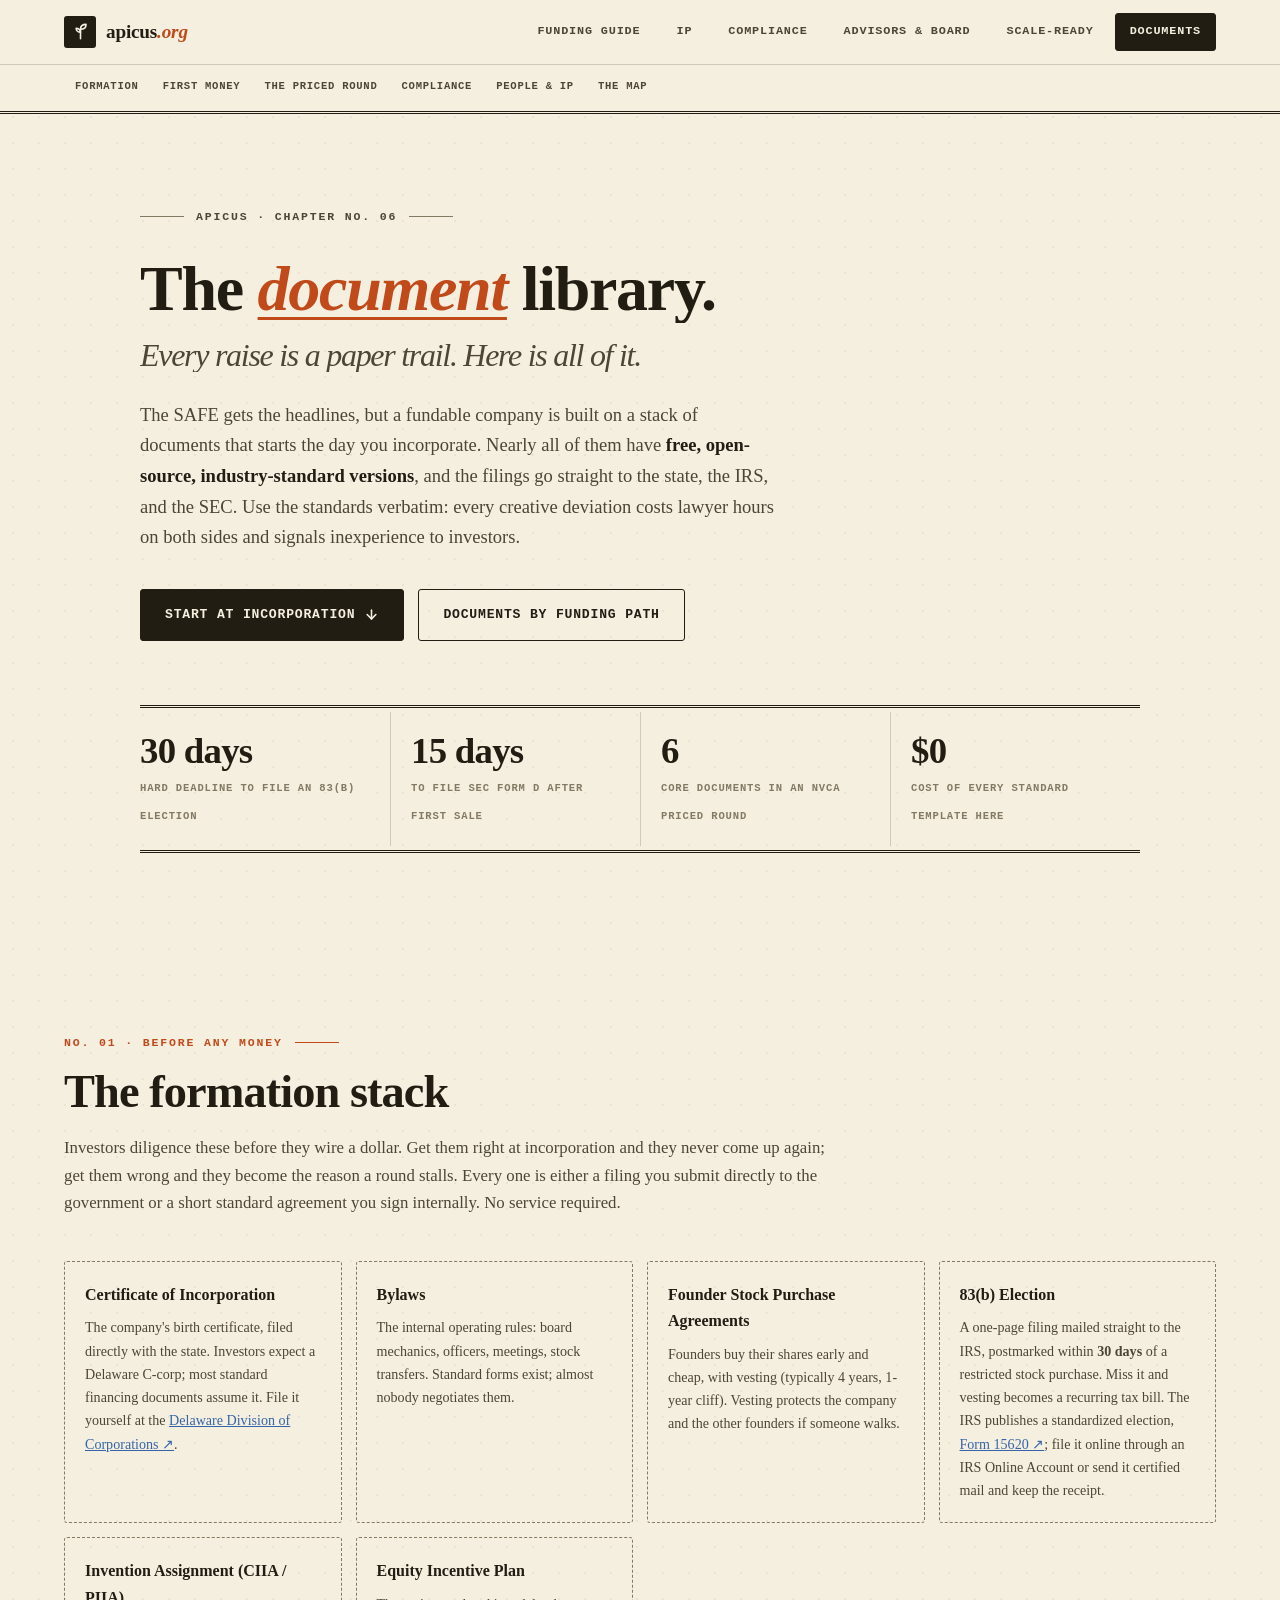
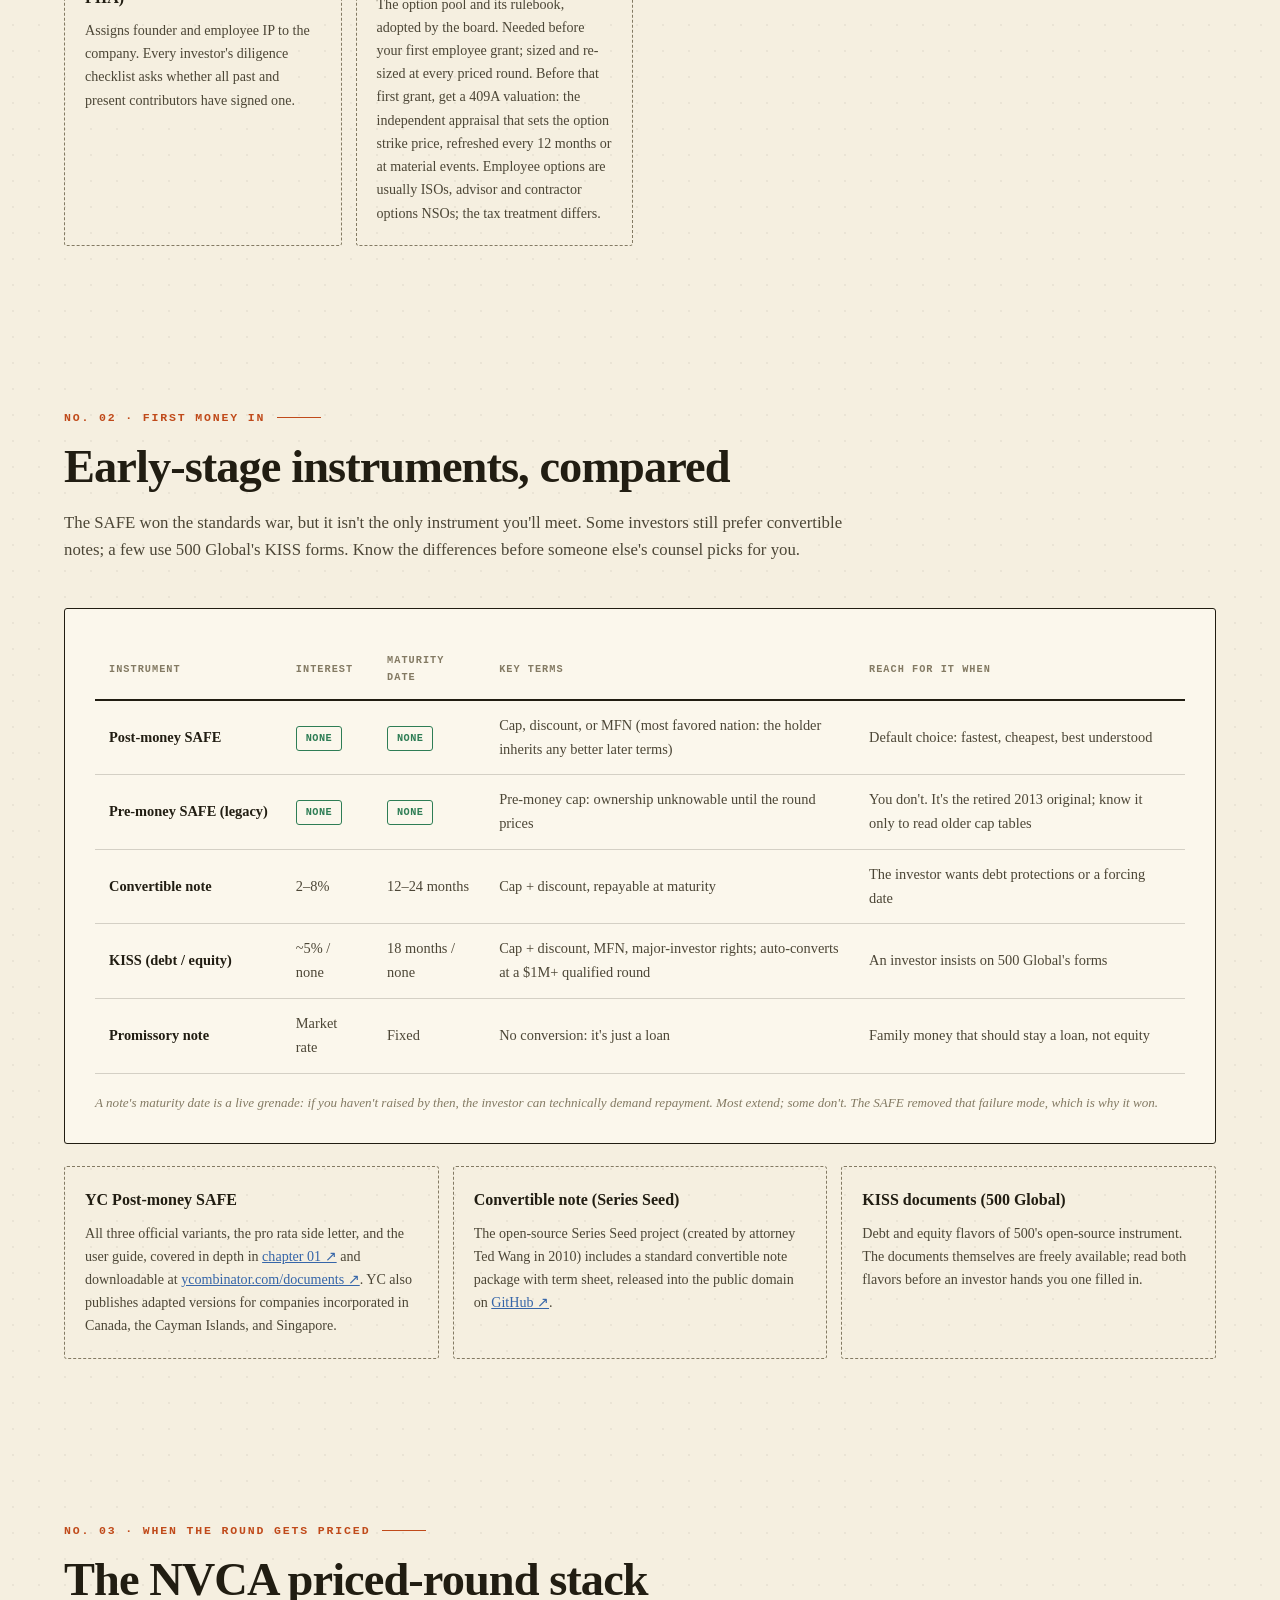
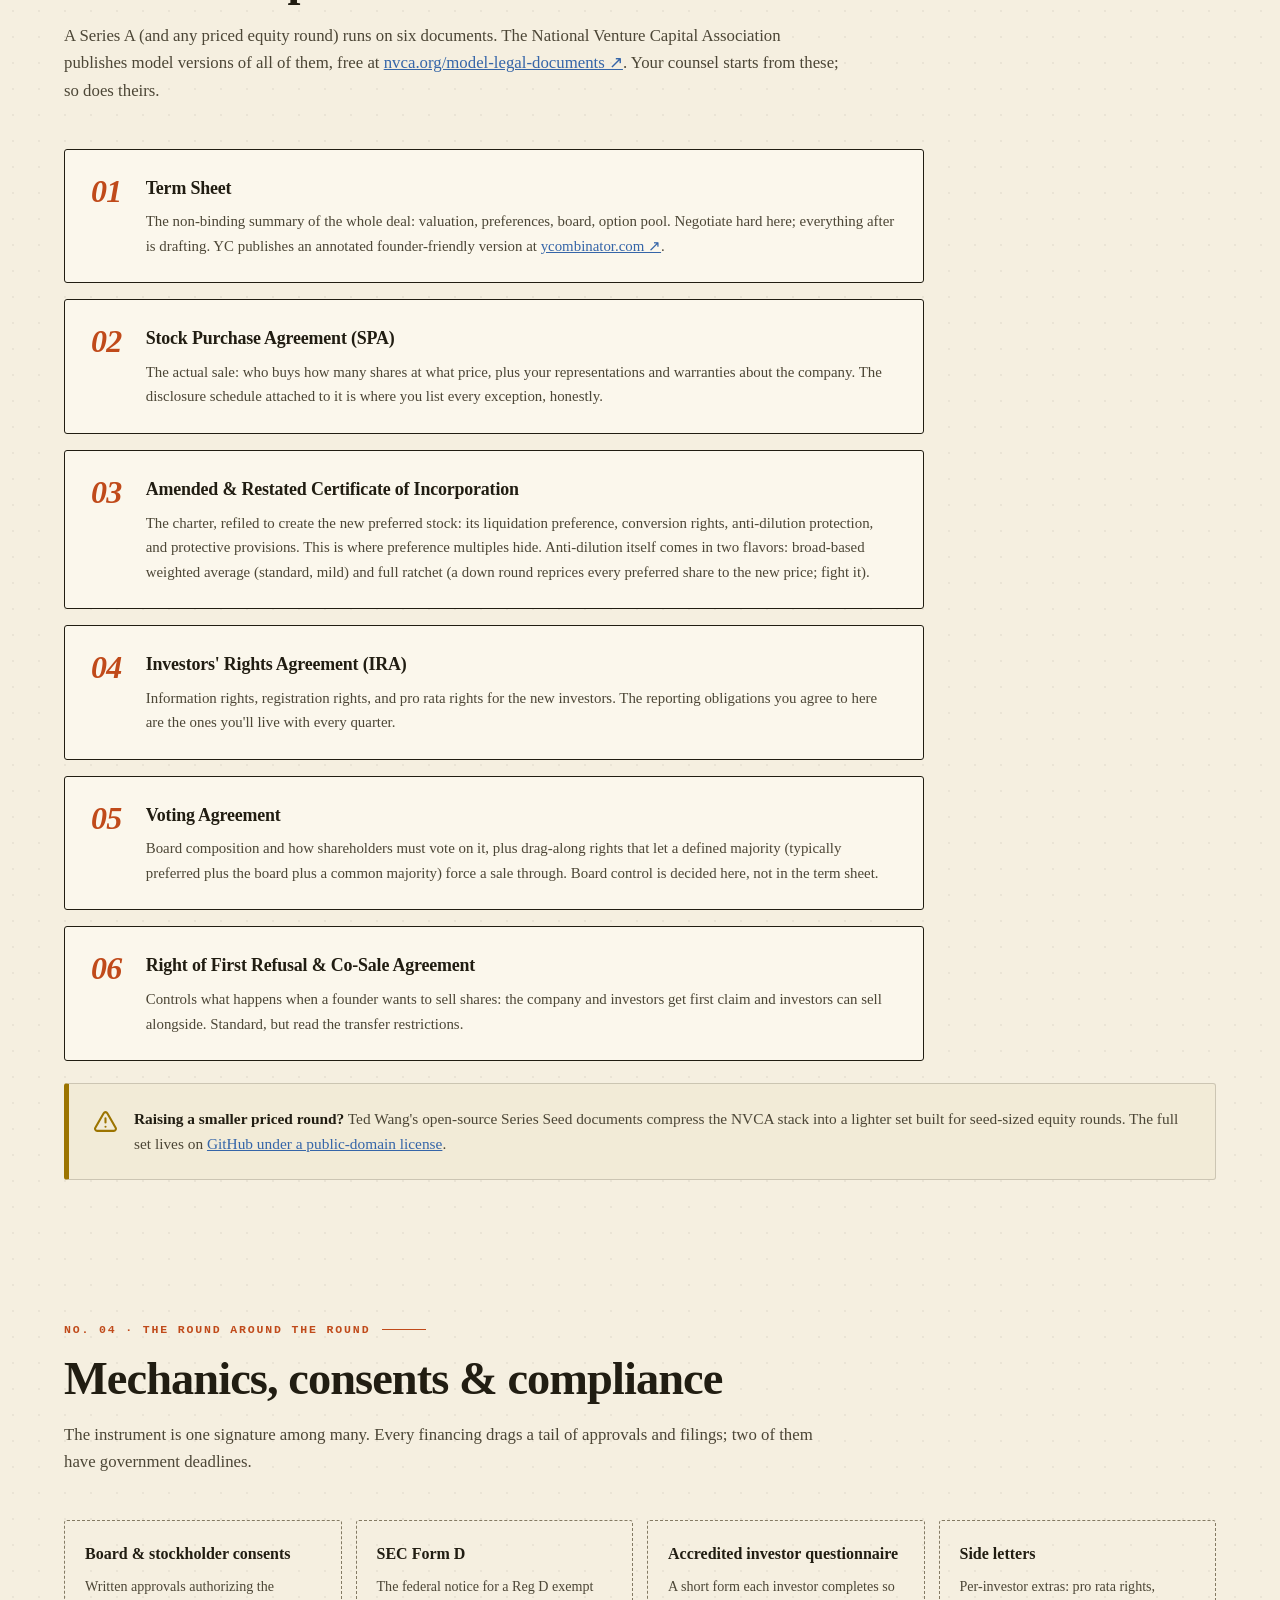
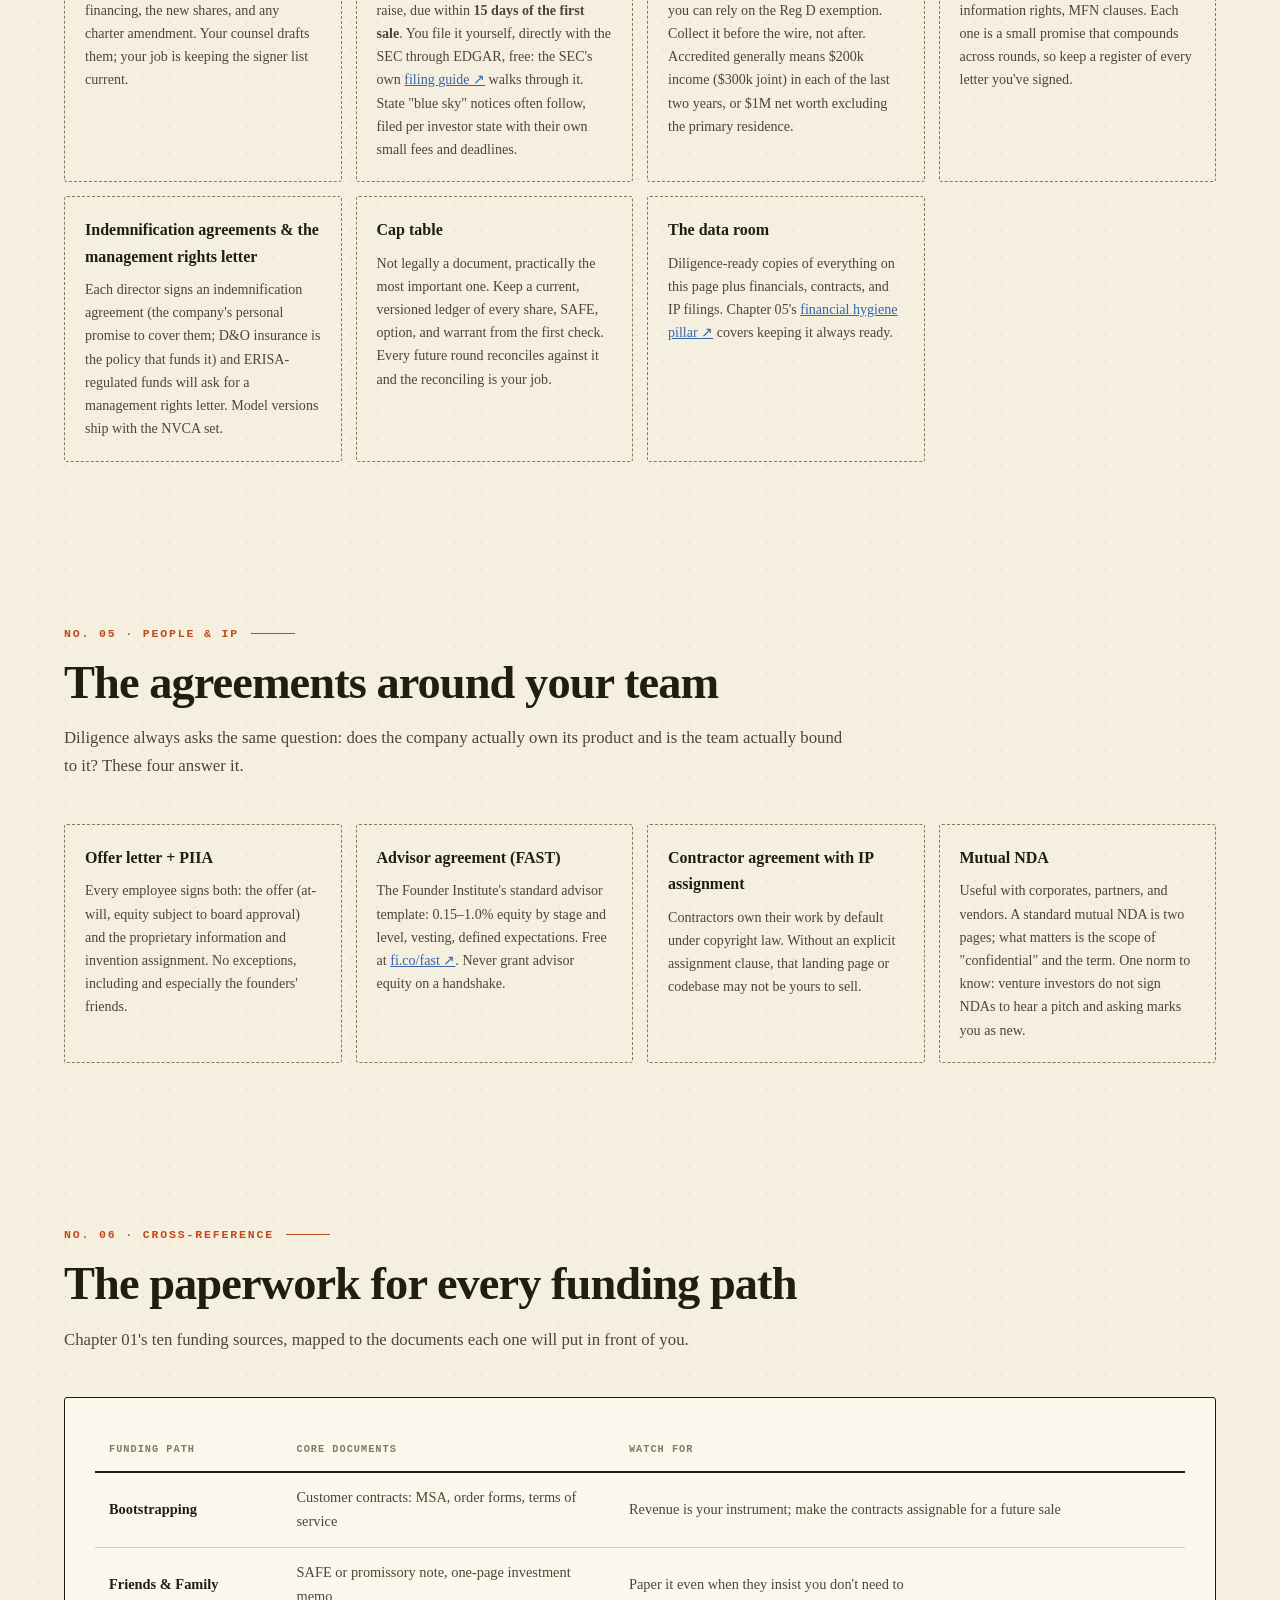
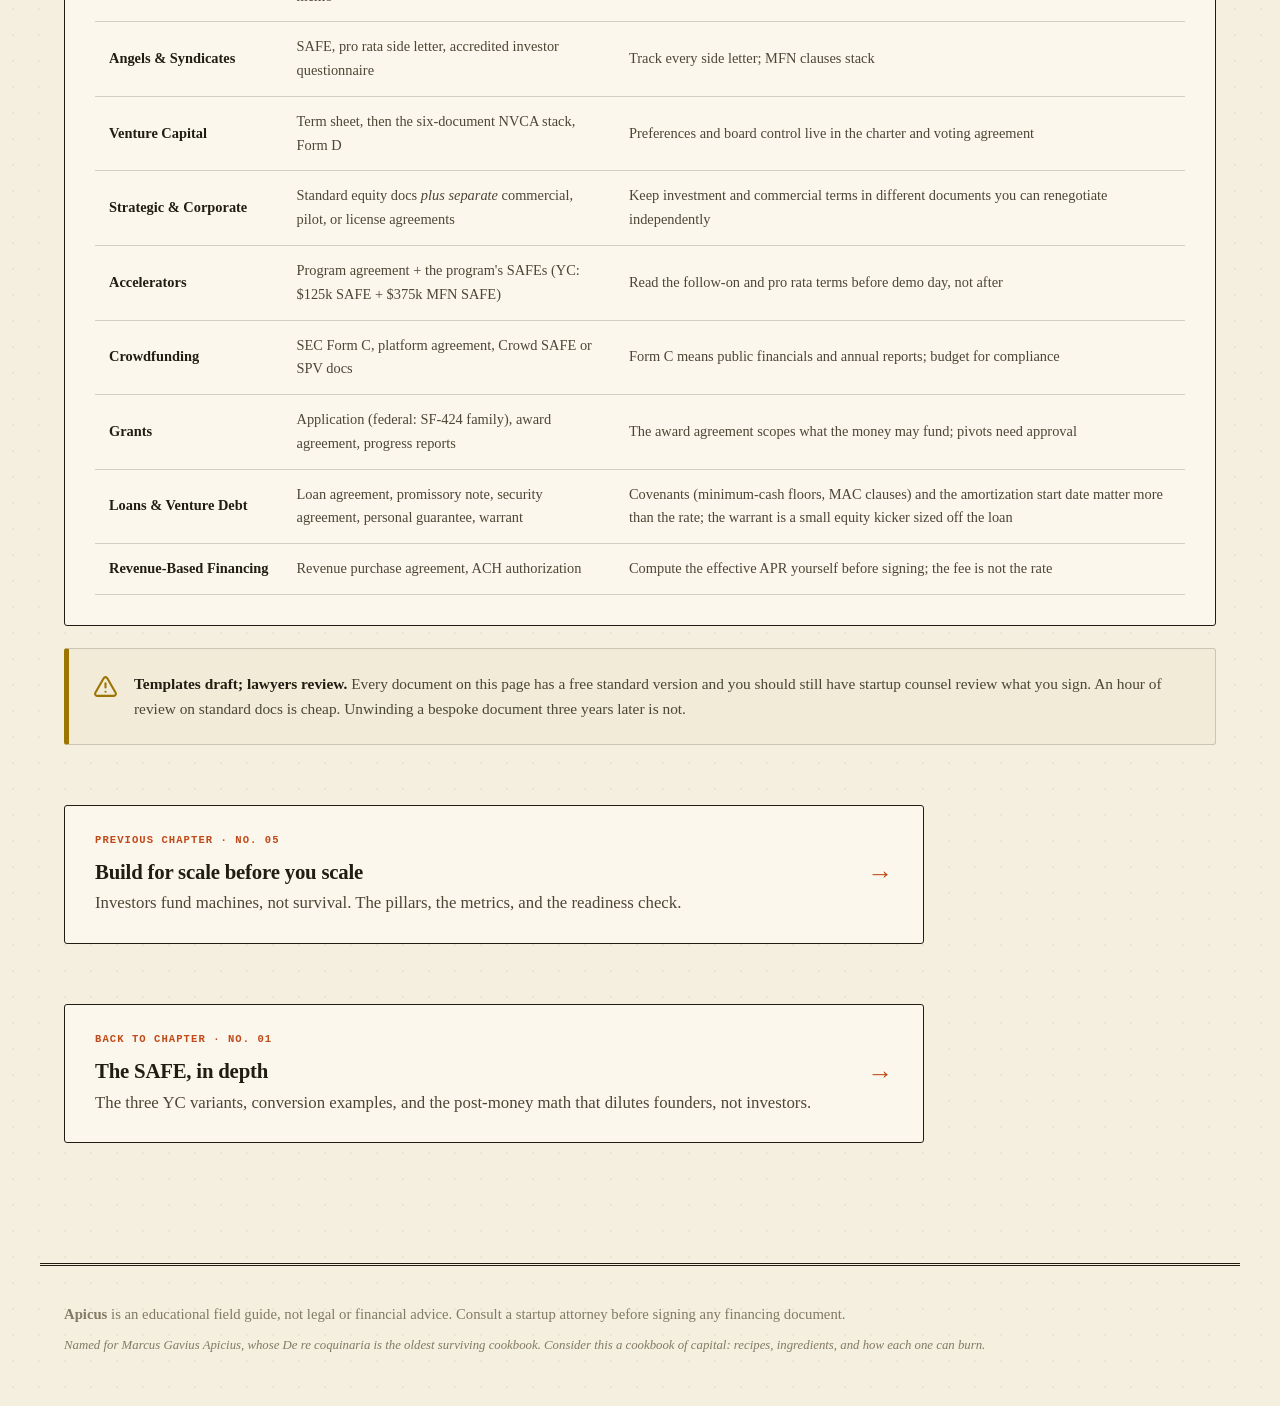
<file: documents.html>
<!DOCTYPE html>
<html lang="en">
<head>
  <meta charset="UTF-8">
  <meta name="viewport" content="width=device-width, initial-scale=1.0">
  <title>Apicus · The Document Library</title>
  <meta name="description" content="Every legal document a startup raise will ask of you: formation stack, SAFEs and convertible notes, the NVCA priced-round suite, compliance filings, and the paperwork for all 10 funding paths.">
  <link rel="icon" type="image/svg+xml" href="favicon.svg">
  <link rel="stylesheet" href="styles.css?v=9">
</head>
<body>

  <!-- ================= NAV ================= -->
  <header class="nav" id="top">
    <div class="nav-inner">
      <a class="brand" href="index.html">
        <span class="brand-mark" aria-hidden="true">
          <svg viewBox="0 0 24 24" fill="none" stroke="currentColor" stroke-width="2" stroke-linecap="round" stroke-linejoin="round"><path d="M12 21V9"/><path d="M12 9c0-4 3-6 7-6 0 4-3 6-7 6Z"/><path d="M12 13c0-3-2.5-5-5.5-5 0 3 2.5 5 5.5 5Z"/></svg>
        </span>
        <span>apicus<em>.org</em></span>
      </a>
      <nav class="nav-pages" aria-label="Pages">
        <a class="page-link" href="index.html">Funding Guide</a>
        <a class="page-link" href="ip.html">IP</a>
        <a class="page-link" href="compliance.html">Compliance</a>
        <a class="page-link" href="board.html">Advisors &amp; Board</a>
        <a class="page-link" href="scale.html">Scale-Ready</a>
        <a class="page-link" href="documents.html" aria-current="page">Documents</a>
      </nav>
      <button class="nav-toggle" aria-label="Open menu" aria-expanded="false">
        <svg class="icon-open" viewBox="0 0 24 24" fill="none" stroke="currentColor" stroke-width="2.5" stroke-linecap="round"><path d="M4 6h16"/><path d="M4 12h16"/><path d="M4 18h16"/></svg>
        <svg class="icon-close" viewBox="0 0 24 24" fill="none" stroke="currentColor" stroke-width="2.5" stroke-linecap="round"><path d="M18 6 6 18"/><path d="m6 6 12 12"/></svg>
      </button>
    </div>
    <div class="nav-sections-row">
      <nav class="nav-links" aria-label="Sections on this page">
        <a href="#formation">Formation</a>
        <a href="#instruments">First Money</a>
        <a href="#priced">The Priced Round</a>
        <a href="#mechanics">Compliance</a>
        <a href="#people">People &amp; IP</a>
        <a href="#map">The Map</a>
      </nav>
    </div>
    <div class="scroll-progress" aria-hidden="true"><span id="progressBar"></span></div>
  </header>

  <main>
    <!-- ================= HERO ================= -->
    <section class="hero hero-compact" id="hero">
      <div class="hero-inner">
        <p class="hero-kicker reveal">Apicus · chapter no. 06</p>
        <h1 class="hero-title">
          <span class="line"><span>The <em class="accent-grad">document</em> library.</span></span>
          <span class="line hero-sub-line"><span>Every raise is a paper trail. Here is all of it.</span></span>
        </h1>
        <p class="hero-sub reveal">
          The SAFE gets the headlines, but a fundable company is built on a stack of documents that starts
          the day you incorporate. Nearly all of them have <strong>free, open-source, industry-standard versions</strong>,
          and the filings go straight to the state, the IRS, and the SEC. Use the standards verbatim: every
          creative deviation costs lawyer hours on both sides and signals inexperience to investors.
        </p>
        <div class="hero-cta reveal">
          <a class="btn btn-primary" href="#formation">Start at incorporation
            <svg viewBox="0 0 24 24" fill="none" stroke="currentColor" stroke-width="2.5" stroke-linecap="round" stroke-linejoin="round"><path d="M12 5v14"/><path d="m19 12-7 7-7-7"/></svg>
          </a>
          <a class="btn btn-ghost" href="#map">Documents by funding path</a>
        </div>

        <div class="hero-stats reveal">
          <div class="stat">
            <span class="stat-num" data-count="30" data-suffix=" days">0</span>
            <span class="stat-label">hard deadline to file an 83(b) election</span>
          </div>
          <div class="stat">
            <span class="stat-num" data-count="15" data-suffix=" days">0</span>
            <span class="stat-label">to file SEC Form D after first sale</span>
          </div>
          <div class="stat">
            <span class="stat-num" data-count="6">0</span>
            <span class="stat-label">core documents in an NVCA priced round</span>
          </div>
          <div class="stat">
            <span class="stat-num" data-count="0" data-prefix="$">0</span>
            <span class="stat-label">cost of every standard template here</span>
          </div>
        </div>
      </div>
    </section>

    <!-- ================= FORMATION ================= -->
    <section class="section" id="formation">
      <div class="section-head reveal">
        <p class="eyebrow">No. 01 · Before any money</p>
        <h2>The formation stack</h2>
        <p class="section-sub">Investors diligence these before they wire a dollar. Get them right at incorporation and they never come up again; get them wrong and they become the reason a round stalls. Every one is either a filing you submit directly to the government or a short standard agreement you sign internally. No service required.</p>
      </div>

      <div class="doc-extras reveal">
        <div class="doc-extra">
          <h4>Certificate of Incorporation</h4>
          <p>The company's birth certificate, filed directly with the state. Investors expect a Delaware C-corp; most standard financing documents assume it. File it yourself at the <a href="https://corp.delaware.gov" target="_blank" rel="noopener">Delaware Division of Corporations ↗</a>.</p>
        </div>
        <div class="doc-extra">
          <h4>Bylaws</h4>
          <p>The internal operating rules: board mechanics, officers, meetings, stock transfers. Standard forms exist; almost nobody negotiates them.</p>
        </div>
        <div class="doc-extra">
          <h4>Founder Stock Purchase Agreements</h4>
          <p>Founders buy their shares early and cheap, with vesting (typically 4 years, 1-year cliff). Vesting protects the company and the other founders if someone walks.</p>
        </div>
        <div class="doc-extra">
          <h4>83(b) Election</h4>
          <p>A one-page filing mailed straight to the IRS, postmarked within <strong>30 days</strong> of a restricted stock purchase. Miss it and vesting becomes a recurring tax bill. The IRS publishes a standardized election, <a href="https://www.irs.gov/pub/irs-pdf/f15620.pdf" target="_blank" rel="noopener">Form 15620 ↗</a>; file it online through an IRS Online Account or send it certified mail and keep the receipt.</p>
        </div>
        <div class="doc-extra">
          <h4>Invention Assignment (CIIA / PIIA)</h4>
          <p>Assigns founder and employee IP to the company. Every investor's diligence checklist asks whether all past and present contributors have signed one.</p>
        </div>
        <div class="doc-extra">
          <h4>Equity Incentive Plan</h4>
          <p>The option pool and its rulebook, adopted by the board. Needed before your first employee grant; sized and re-sized at every priced round. Before that first grant, get a 409A valuation: the independent appraisal that sets the option strike price, refreshed every 12 months or at material events. Employee options are usually ISOs, advisor and contractor options NSOs; the tax treatment differs.</p>
        </div>
      </div>
    </section>

    <!-- ================= FIRST MONEY ================= -->
    <section class="section" id="instruments">
      <div class="section-head reveal">
        <p class="eyebrow">No. 02 · First money in</p>
        <h2>Early-stage instruments, compared</h2>
        <p class="section-sub">The SAFE won the standards war, but it isn't the only instrument you'll meet. Some investors still prefer convertible notes; a few use 500 Global's KISS forms. Know the differences before someone else's counsel picks for you.</p>
      </div>

      <div class="matrix-panel reveal">
        <div class="matrix-scroll">
          <table class="matrix">
            <thead>
              <tr><th scope="col">Instrument</th><th scope="col">Interest</th><th scope="col">Maturity date</th><th scope="col">Key terms</th><th scope="col">Reach for it when</th></tr>
            </thead>
            <tbody>
              <tr><td>Post-money SAFE</td><td><span class="tag-pill tag-none">none</span></td><td><span class="tag-pill tag-none">none</span></td><td>Cap, discount, or MFN (most favored nation: the holder inherits any better later terms)</td><td>Default choice: fastest, cheapest, best understood</td></tr>
              <tr><td>Pre-money SAFE (legacy)</td><td><span class="tag-pill tag-none">none</span></td><td><span class="tag-pill tag-none">none</span></td><td>Pre-money cap: ownership unknowable until the round prices</td><td>You don't. It's the retired 2013 original; know it only to read older cap tables</td></tr>
              <tr><td>Convertible note</td><td>2&ndash;8%</td><td>12&ndash;24 months</td><td>Cap + discount, repayable at maturity</td><td>The investor wants debt protections or a forcing date</td></tr>
              <tr><td>KISS (debt / equity)</td><td>~5% / none</td><td>18 months / none</td><td>Cap + discount, MFN, major-investor rights; auto-converts at a $1M+ qualified round</td><td>An investor insists on 500 Global's forms</td></tr>
              <tr><td>Promissory note</td><td>Market rate</td><td>Fixed</td><td>No conversion: it's just a loan</td><td>Family money that should stay a loan, not equity</td></tr>
            </tbody>
          </table>
        </div>
        <p class="chart-foot">A note's maturity date is a live grenade: if you haven't raised by then, the investor can technically demand repayment. Most extend; some don't. The SAFE removed that failure mode, which is why it won.</p>
      </div>

      <div class="doc-extras reveal">
        <div class="doc-extra">
          <h4>YC Post-money SAFE</h4>
          <p>All three official variants, the pro rata side letter, and the user guide, covered in depth in <a href="index.html#paperwork">chapter 01 ↗</a> and downloadable at <a href="https://www.ycombinator.com/documents" target="_blank" rel="noopener">ycombinator.com/documents ↗</a>. YC also publishes adapted versions for companies incorporated in Canada, the Cayman Islands, and Singapore.</p>
        </div>
        <div class="doc-extra">
          <h4>Convertible note (Series Seed)</h4>
          <p>The open-source Series Seed project (created by attorney Ted Wang in 2010) includes a standard convertible note package with term sheet, released into the public domain on <a href="https://github.com/CooleyLLP/seriesseed" target="_blank" rel="noopener">GitHub ↗</a>.</p>
        </div>
        <div class="doc-extra">
          <h4>KISS documents (500 Global)</h4>
          <p>Debt and equity flavors of 500's open-source instrument. The documents themselves are freely available; read both flavors before an investor hands you one filled in.</p>
        </div>
      </div>
    </section>

    <!-- ================= PRICED ROUND ================= -->
    <section class="section" id="priced">
      <div class="section-head reveal">
        <p class="eyebrow">No. 03 · When the round gets priced</p>
        <h2>The NVCA priced-round stack</h2>
        <p class="section-sub">A Series A (and any priced equity round) runs on six documents. The National Venture Capital Association publishes model versions of all of them, free at <a href="https://nvca.org/model-legal-documents/" target="_blank" rel="noopener">nvca.org/model-legal-documents ↗</a>. Your counsel starts from these; so does theirs.</p>
      </div>

      <ol class="rules-list">
        <li class="reveal"><span class="rule-num">01</span><div><h3>Term Sheet</h3><p>The non-binding summary of the whole deal: valuation, preferences, board, option pool. Negotiate hard here; everything after is drafting. YC publishes an annotated founder-friendly version at <a href="https://www.ycombinator.com/series_a_term_sheet" target="_blank" rel="noopener">ycombinator.com ↗</a>.</p></div></li>
        <li class="reveal"><span class="rule-num">02</span><div><h3>Stock Purchase Agreement (SPA)</h3><p>The actual sale: who buys how many shares at what price, plus your representations and warranties about the company. The disclosure schedule attached to it is where you list every exception, honestly.</p></div></li>
        <li class="reveal"><span class="rule-num">03</span><div><h3>Amended &amp; Restated Certificate of Incorporation</h3><p>The charter, refiled to create the new preferred stock: its liquidation preference, conversion rights, anti-dilution protection, and protective provisions. This is where preference multiples hide. Anti-dilution itself comes in two flavors: broad-based weighted average (standard, mild) and full ratchet (a down round reprices every preferred share to the new price; fight it).</p></div></li>
        <li class="reveal"><span class="rule-num">04</span><div><h3>Investors' Rights Agreement (IRA)</h3><p>Information rights, registration rights, and pro rata rights for the new investors. The reporting obligations you agree to here are the ones you'll live with every quarter.</p></div></li>
        <li class="reveal"><span class="rule-num">05</span><div><h3>Voting Agreement</h3><p>Board composition and how shareholders must vote on it, plus drag-along rights that let a defined majority (typically preferred plus the board plus a common majority) force a sale through. Board control is decided here, not in the term sheet.</p></div></li>
        <li class="reveal"><span class="rule-num">06</span><div><h3>Right of First Refusal &amp; Co-Sale Agreement</h3><p>Controls what happens when a founder wants to sell shares: the company and investors get first claim and investors can sell alongside. Standard, but read the transfer restrictions.</p></div></li>
      </ol>

      <div class="callout reveal" style="margin-top:22px">
        <svg viewBox="0 0 24 24" fill="none" stroke="currentColor" stroke-width="2" stroke-linecap="round" stroke-linejoin="round"><path d="m21.73 18-8-14a2 2 0 0 0-3.48 0l-8 14A2 2 0 0 0 4 21h16a2 2 0 0 0 1.73-3Z"/><path d="M12 9v4"/><path d="M12 17h.01"/></svg>
        <p><strong>Raising a smaller priced round?</strong> Ted Wang's open-source Series Seed documents compress the NVCA stack into a lighter set built for seed-sized equity rounds. The full set lives on <a href="https://github.com/CooleyLLP/seriesseed" target="_blank" rel="noopener">GitHub under a public-domain license</a>.</p>
      </div>
    </section>

    <!-- ================= MECHANICS / COMPLIANCE ================= -->
    <section class="section" id="mechanics">
      <div class="section-head reveal">
        <p class="eyebrow">No. 04 · The round around the round</p>
        <h2>Mechanics, consents &amp; compliance</h2>
        <p class="section-sub">The instrument is one signature among many. Every financing drags a tail of approvals and filings; two of them have government deadlines.</p>
      </div>

      <div class="doc-extras reveal">
        <div class="doc-extra">
          <h4>Board &amp; stockholder consents</h4>
          <p>Written approvals authorizing the financing, the new shares, and any charter amendment. Your counsel drafts them; your job is keeping the signer list current.</p>
        </div>
        <div class="doc-extra">
          <h4>SEC Form D</h4>
          <p>The federal notice for a Reg D exempt raise, due within <strong>15 days of the first sale</strong>. You file it yourself, directly with the SEC through EDGAR, free: the SEC's own <a href="https://www.sec.gov/resources-small-businesses/exempt-offerings/filing-form-d-notice" target="_blank" rel="noopener">filing guide ↗</a> walks through it. State "blue sky" notices often follow, filed per investor state with their own small fees and deadlines.</p>
        </div>
        <div class="doc-extra">
          <h4>Accredited investor questionnaire</h4>
          <p>A short form each investor completes so you can rely on the Reg D exemption. Collect it before the wire, not after. Accredited generally means $200k income ($300k joint) in each of the last two years, or $1M net worth excluding the primary residence.</p>
        </div>
        <div class="doc-extra">
          <h4>Side letters</h4>
          <p>Per-investor extras: pro rata rights, information rights, MFN clauses. Each one is a small promise that compounds across rounds, so keep a register of every letter you've signed.</p>
        </div>
        <div class="doc-extra">
          <h4>Indemnification agreements &amp; the management rights letter</h4>
          <p>Each director signs an indemnification agreement (the company's personal promise to cover them; D&amp;O insurance is the policy that funds it) and ERISA-regulated funds will ask for a management rights letter. Model versions ship with the NVCA set.</p>
        </div>
        <div class="doc-extra">
          <h4>Cap table</h4>
          <p>Not legally a document, practically the most important one. Keep a current, versioned ledger of every share, SAFE, option, and warrant from the first check. Every future round reconciles against it and the reconciling is your job.</p>
        </div>
        <div class="doc-extra">
          <h4>The data room</h4>
          <p>Diligence-ready copies of everything on this page plus financials, contracts, and IP filings. Chapter 05's <a href="scale.html#pillars">financial hygiene pillar ↗</a> covers keeping it always ready.</p>
        </div>
      </div>
    </section>

    <!-- ================= PEOPLE & IP ================= -->
    <section class="section" id="people">
      <div class="section-head reveal">
        <p class="eyebrow">No. 05 · People &amp; IP</p>
        <h2>The agreements around your team</h2>
        <p class="section-sub">Diligence always asks the same question: does the company actually own its product and is the team actually bound to it? These four answer it.</p>
      </div>

      <div class="doc-extras reveal">
        <div class="doc-extra">
          <h4>Offer letter + PIIA</h4>
          <p>Every employee signs both: the offer (at-will, equity subject to board approval) and the proprietary information and invention assignment. No exceptions, including and especially the founders' friends.</p>
        </div>
        <div class="doc-extra">
          <h4>Advisor agreement (FAST)</h4>
          <p>The Founder Institute's standard advisor template: 0.15&ndash;1.0% equity by stage and level, vesting, defined expectations. Free at <a href="https://fi.co/fast" target="_blank" rel="noopener">fi.co/fast ↗</a>. Never grant advisor equity on a handshake.</p>
        </div>
        <div class="doc-extra">
          <h4>Contractor agreement with IP assignment</h4>
          <p>Contractors own their work by default under copyright law. Without an explicit assignment clause, that landing page or codebase may not be yours to sell.</p>
        </div>
        <div class="doc-extra">
          <h4>Mutual NDA</h4>
          <p>Useful with corporates, partners, and vendors. A standard mutual NDA is two pages; what matters is the scope of "confidential" and the term. One norm to know: venture investors do not sign NDAs to hear a pitch and asking marks you as new.</p>
        </div>
      </div>
    </section>

    <!-- ================= MAP ================= -->
    <section class="section" id="map">
      <div class="section-head reveal">
        <p class="eyebrow">No. 06 · Cross-reference</p>
        <h2>The paperwork for every funding path</h2>
        <p class="section-sub">Chapter 01's ten funding sources, mapped to the documents each one will put in front of you.</p>
      </div>

      <div class="matrix-panel reveal">
        <div class="matrix-scroll">
          <table class="matrix">
            <thead>
              <tr><th scope="col">Funding path</th><th scope="col">Core documents</th><th scope="col">Watch for</th></tr>
            </thead>
            <tbody>
              <tr><td>Bootstrapping</td><td>Customer contracts: MSA, order forms, terms of service</td><td>Revenue is your instrument; make the contracts assignable for a future sale</td></tr>
              <tr><td>Friends &amp; Family</td><td>SAFE or promissory note, one-page investment memo</td><td>Paper it even when they insist you don't need to</td></tr>
              <tr><td>Angels &amp; Syndicates</td><td>SAFE, pro rata side letter, accredited investor questionnaire</td><td>Track every side letter; MFN clauses stack</td></tr>
              <tr><td>Venture Capital</td><td>Term sheet, then the six-document NVCA stack, Form D</td><td>Preferences and board control live in the charter and voting agreement</td></tr>
              <tr><td>Strategic &amp; Corporate</td><td>Standard equity docs <em>plus separate</em> commercial, pilot, or license agreements</td><td>Keep investment and commercial terms in different documents you can renegotiate independently</td></tr>
              <tr><td>Accelerators</td><td>Program agreement + the program's SAFEs (YC: $125k SAFE + $375k MFN SAFE)</td><td>Read the follow-on and pro rata terms before demo day, not after</td></tr>
              <tr><td>Crowdfunding</td><td>SEC Form C, platform agreement, Crowd SAFE or SPV docs</td><td>Form C means public financials and annual reports; budget for compliance</td></tr>
              <tr><td>Grants</td><td>Application (federal: SF-424 family), award agreement, progress reports</td><td>The award agreement scopes what the money may fund; pivots need approval</td></tr>
              <tr><td>Loans &amp; Venture Debt</td><td>Loan agreement, promissory note, security agreement, personal guarantee, warrant</td><td>Covenants (minimum-cash floors, MAC clauses) and the amortization start date matter more than the rate; the warrant is a small equity kicker sized off the loan</td></tr>
              <tr><td>Revenue-Based Financing</td><td>Revenue purchase agreement, ACH authorization</td><td>Compute the effective APR yourself before signing; the fee is not the rate</td></tr>
            </tbody>
          </table>
        </div>
      </div>

      <div class="callout reveal">
        <svg viewBox="0 0 24 24" fill="none" stroke="currentColor" stroke-width="2" stroke-linecap="round" stroke-linejoin="round"><path d="m21.73 18-8-14a2 2 0 0 0-3.48 0l-8 14A2 2 0 0 0 4 21h16a2 2 0 0 0 1.73-3Z"/><path d="M12 9v4"/><path d="M12 17h.01"/></svg>
        <p><strong>Templates draft; lawyers review.</strong> Every document on this page has a free standard version and you should still have startup counsel review what you sign. An hour of review on standard docs is cheap. Unwinding a bespoke document three years later is not.</p>
      </div>

      <a class="chapter-link reveal" href="scale.html">
        <div>
          <span class="cl-kicker">Previous chapter · No. 05</span>
          <h3>Build for scale before you scale</h3>
          <p class="section-sub">Investors fund machines, not survival. The pillars, the metrics, and the readiness check.</p>
        </div>
        <span class="cl-arrow" aria-hidden="true">→</span>
      </a>

      <a class="chapter-link reveal" href="index.html#paperwork">
        <div>
          <span class="cl-kicker">Back to chapter · No. 01</span>
          <h3>The SAFE, in depth</h3>
          <p class="section-sub">The three YC variants, conversion examples, and the post-money math that dilutes founders, not investors.</p>
        </div>
        <span class="cl-arrow" aria-hidden="true">→</span>
      </a>
    </section>
  </main>

  <footer class="footer">
    <p><strong>Apicus</strong> is an educational field guide, not legal or financial advice. Consult a startup attorney before signing any financing document.</p>
    <p class="footer-fine">Named for Marcus Gavius Apicius, whose <em>De re coquinaria</em> is the oldest surviving cookbook. Consider this a cookbook of capital: recipes, ingredients, and how each one can burn.</p>
    </footer>

  <script src="site.js?v=9"></script>
</body>
</html>
</file>
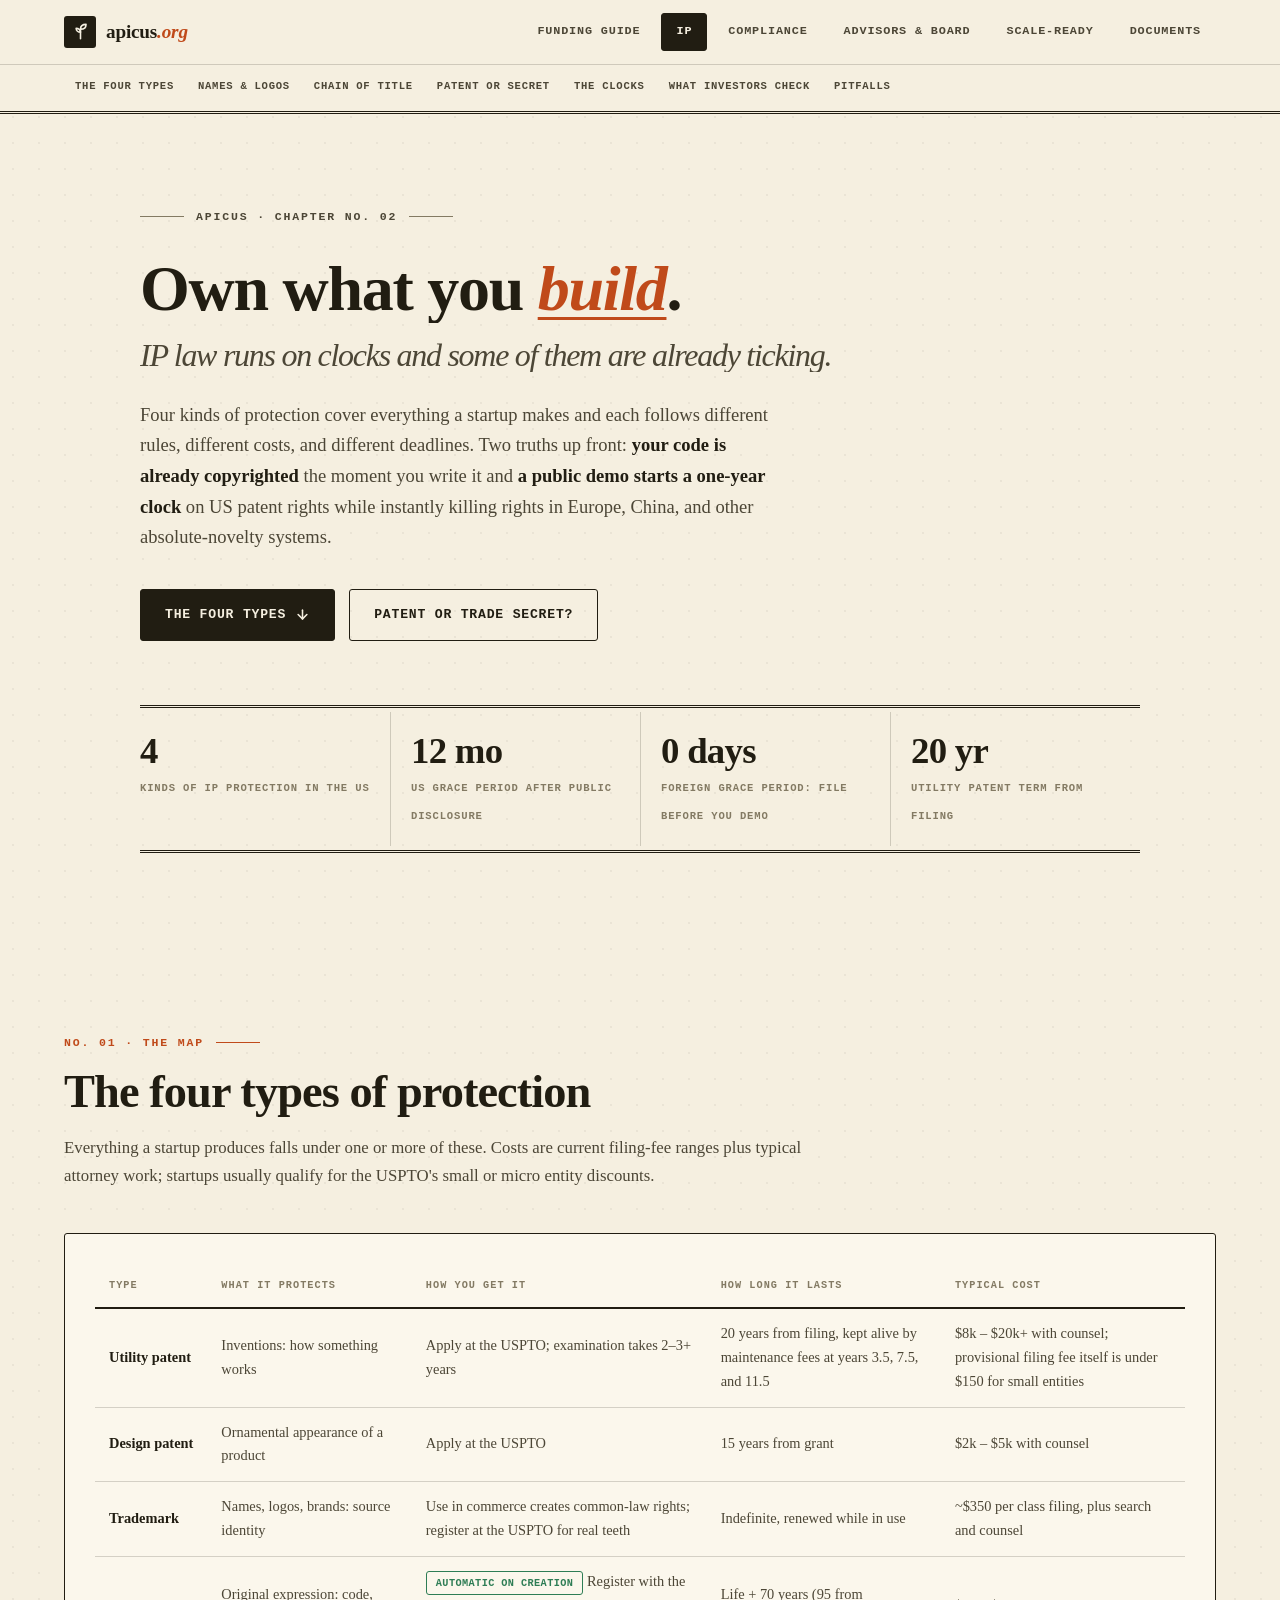
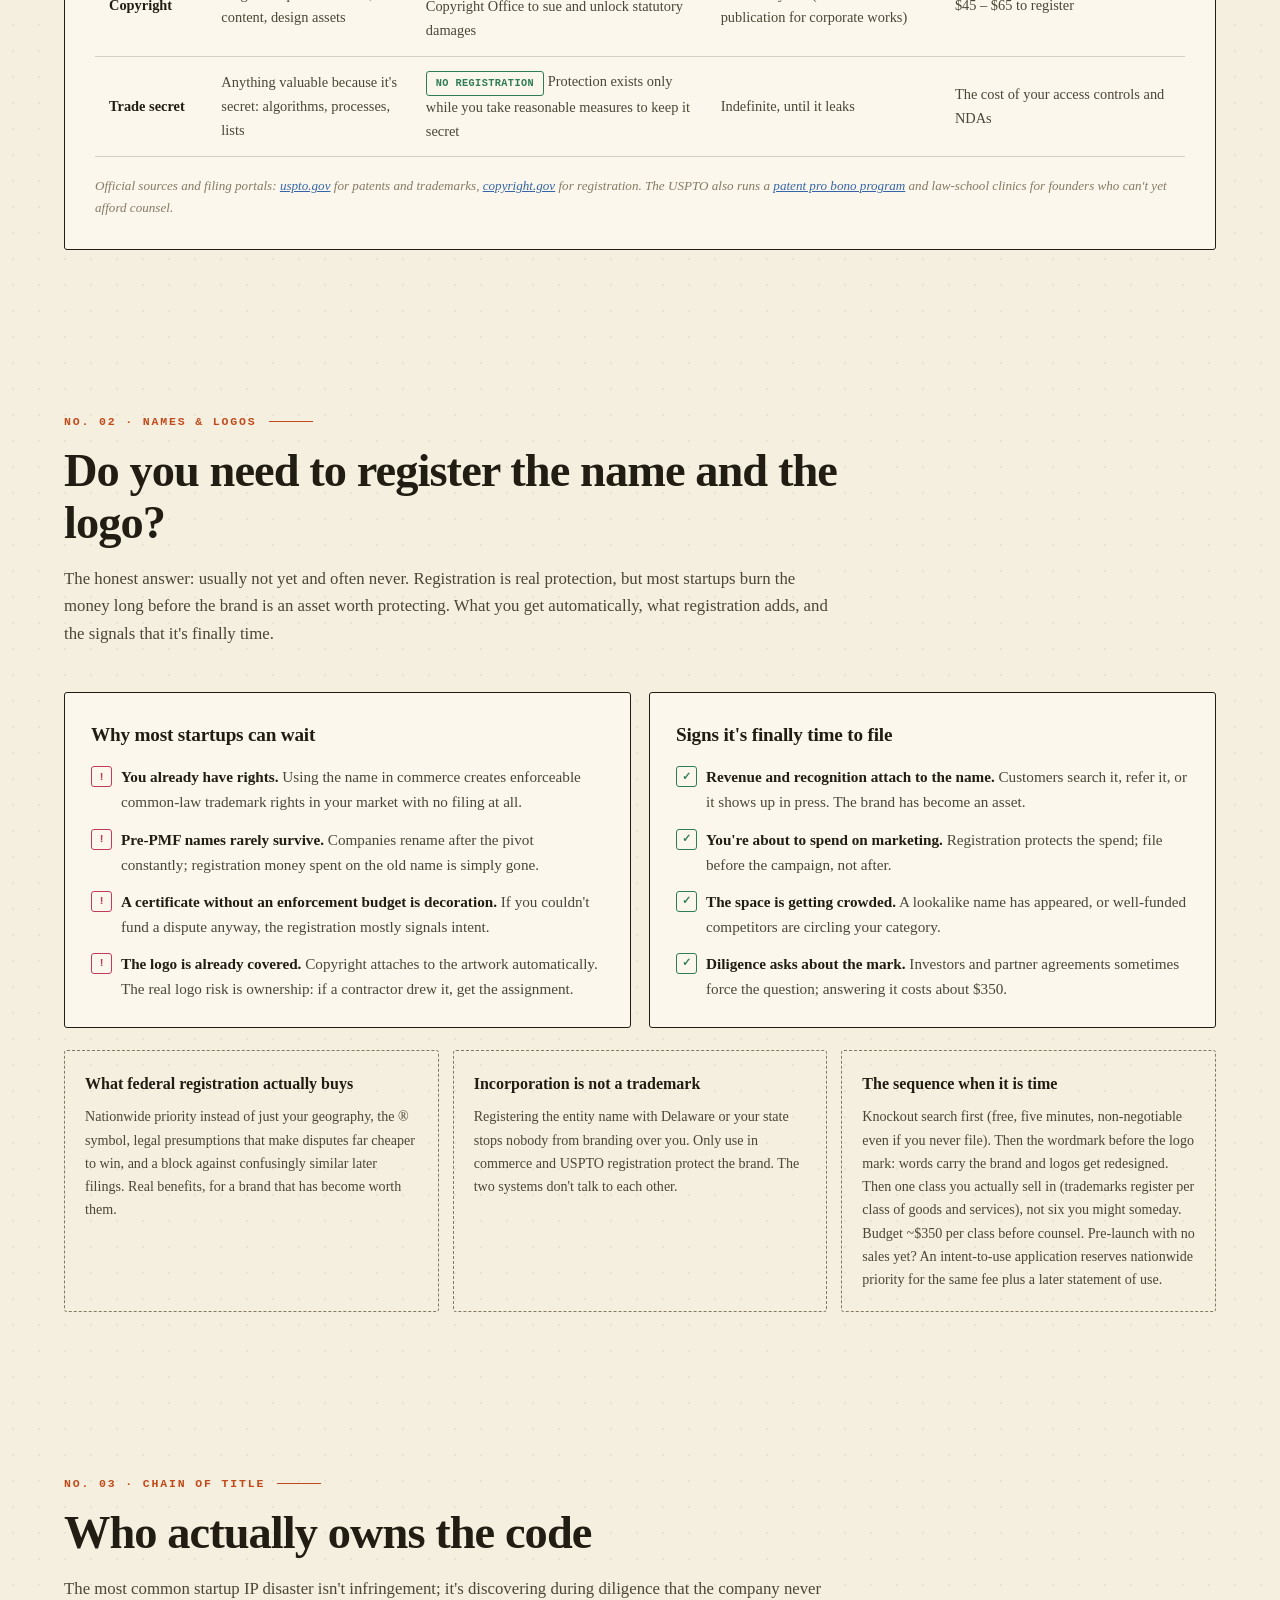
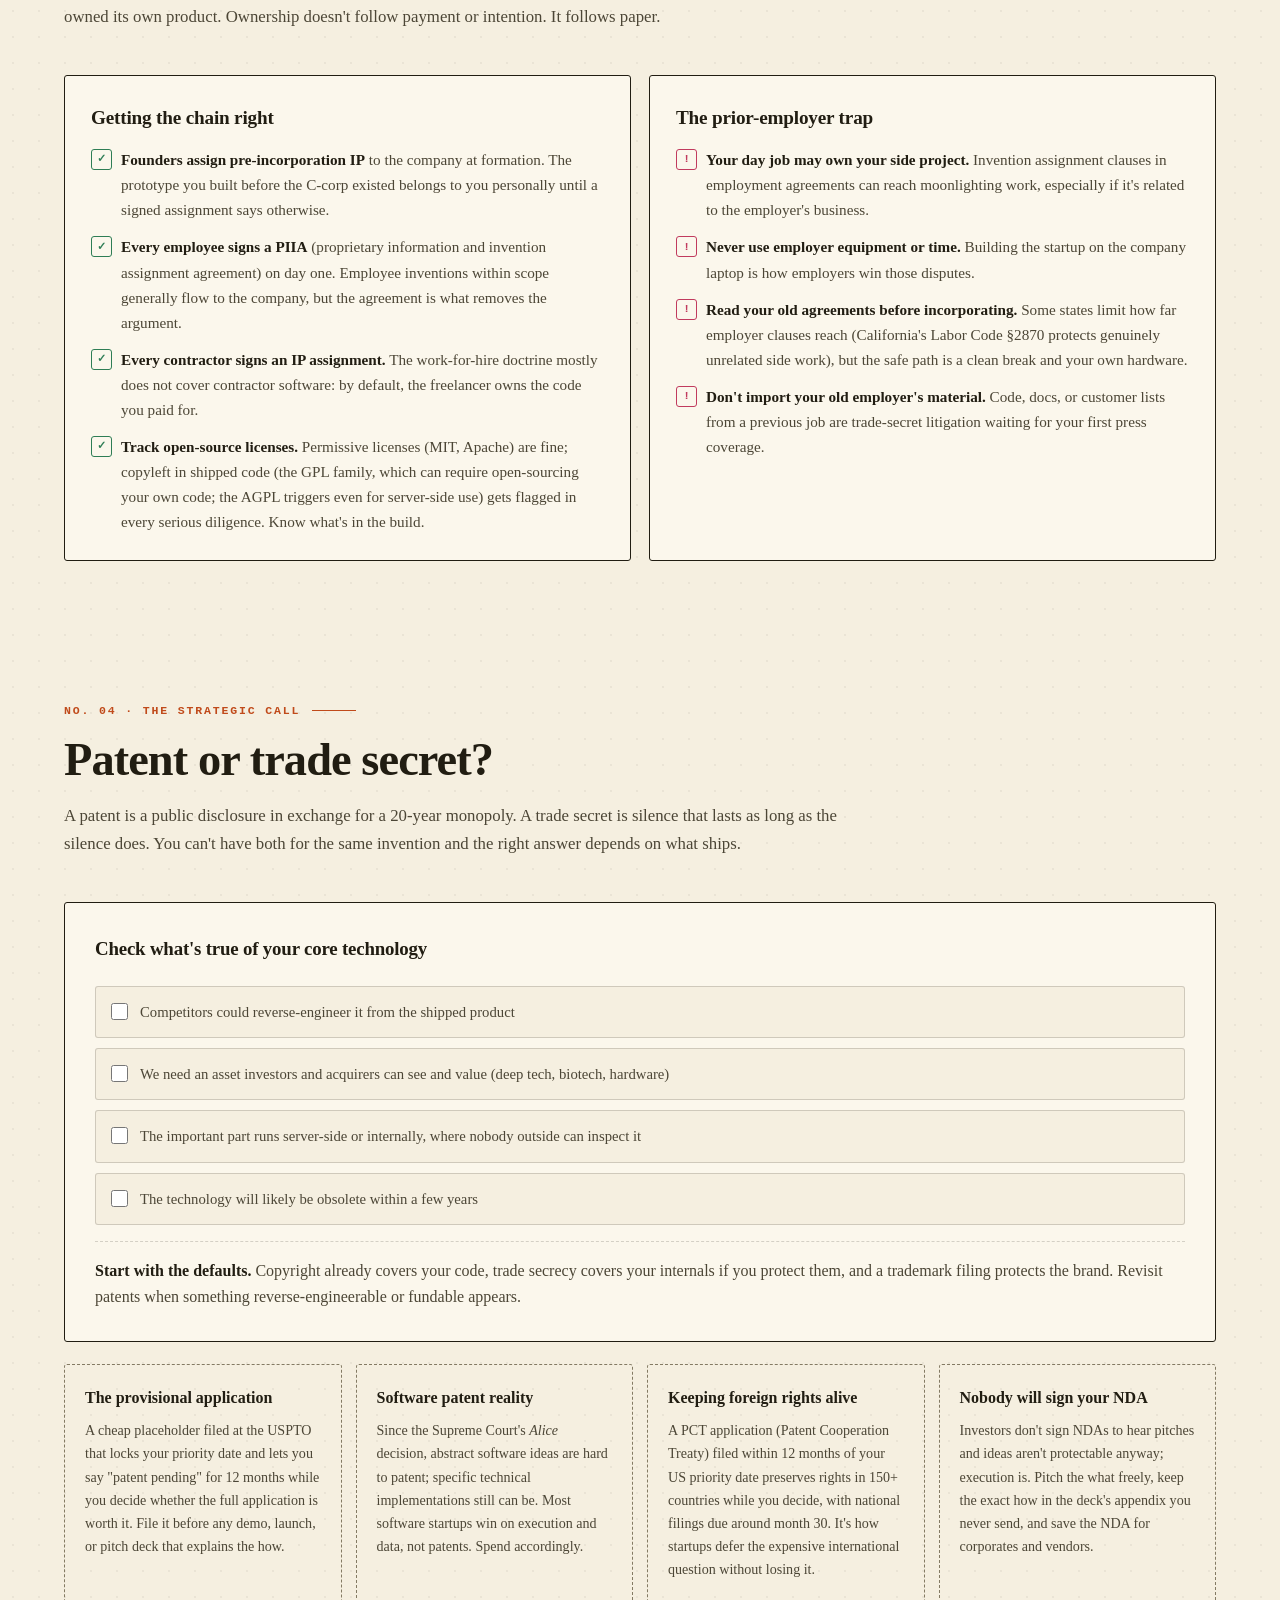
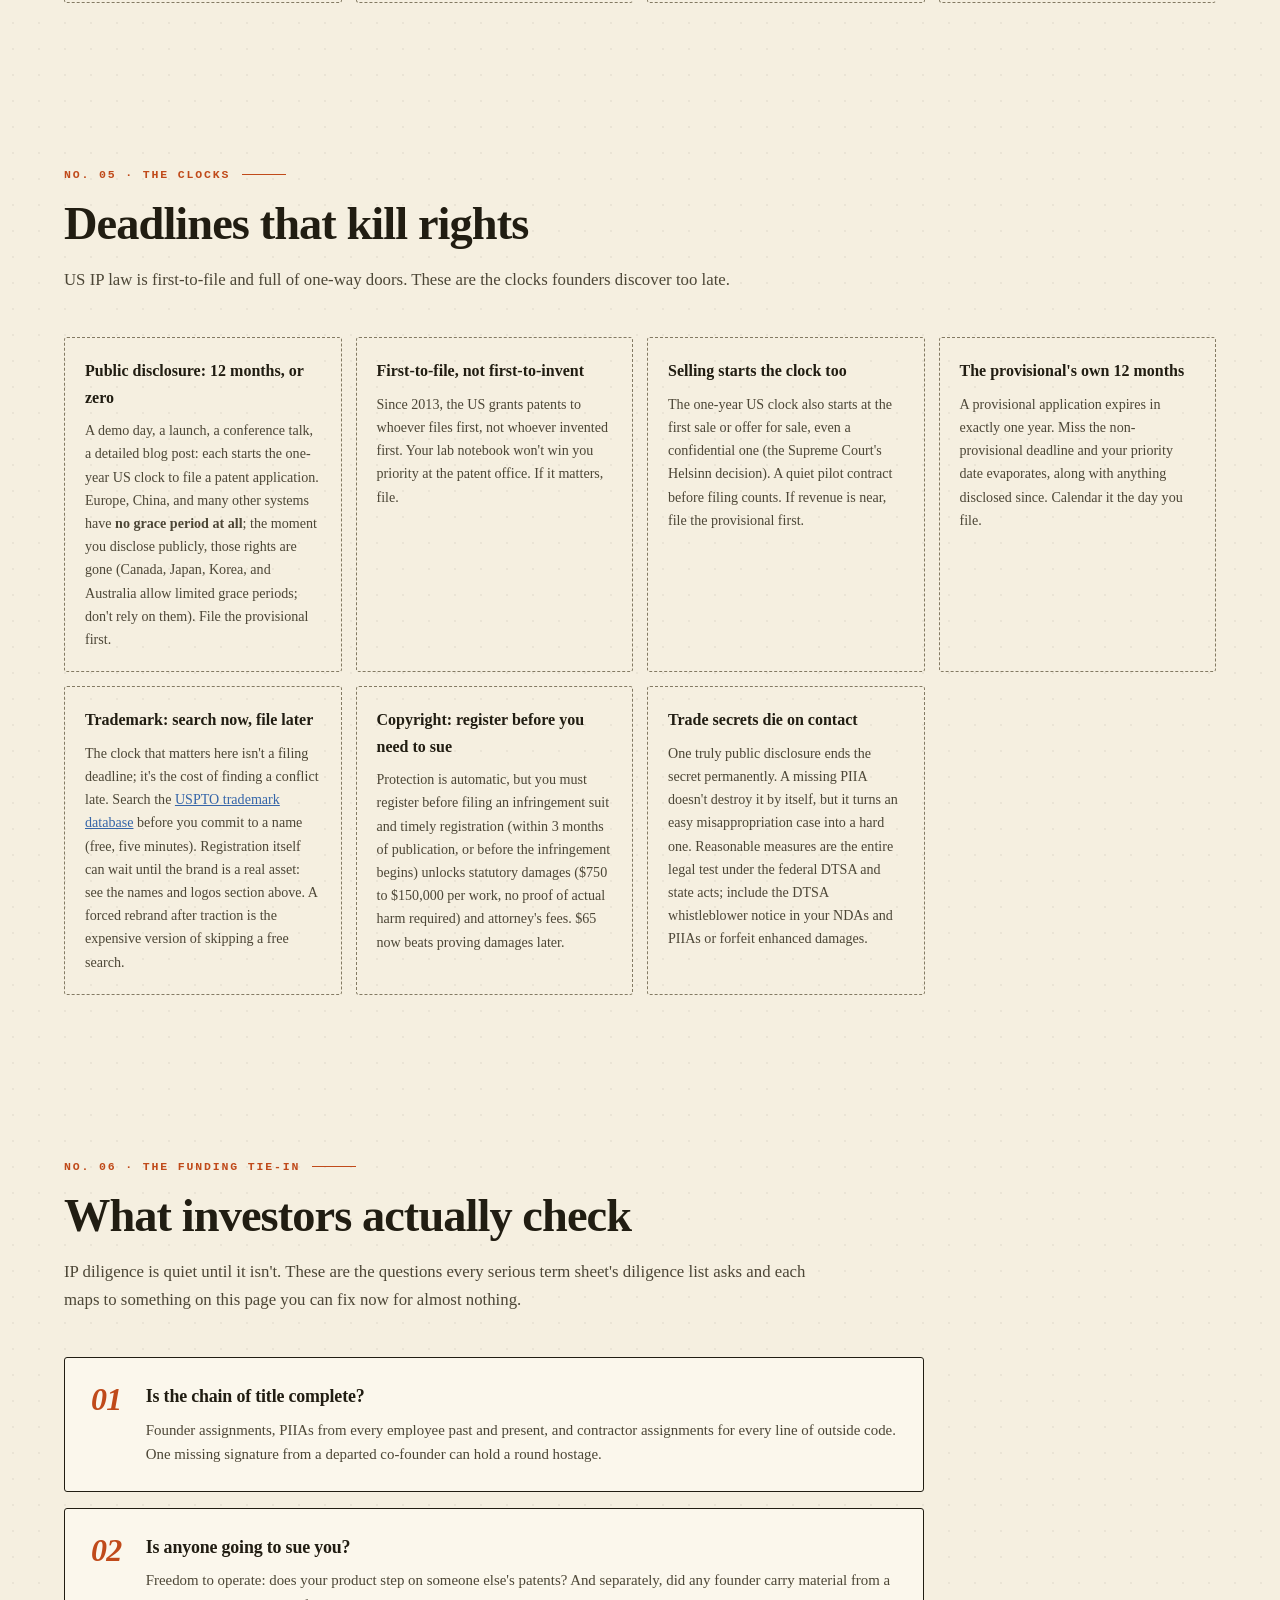
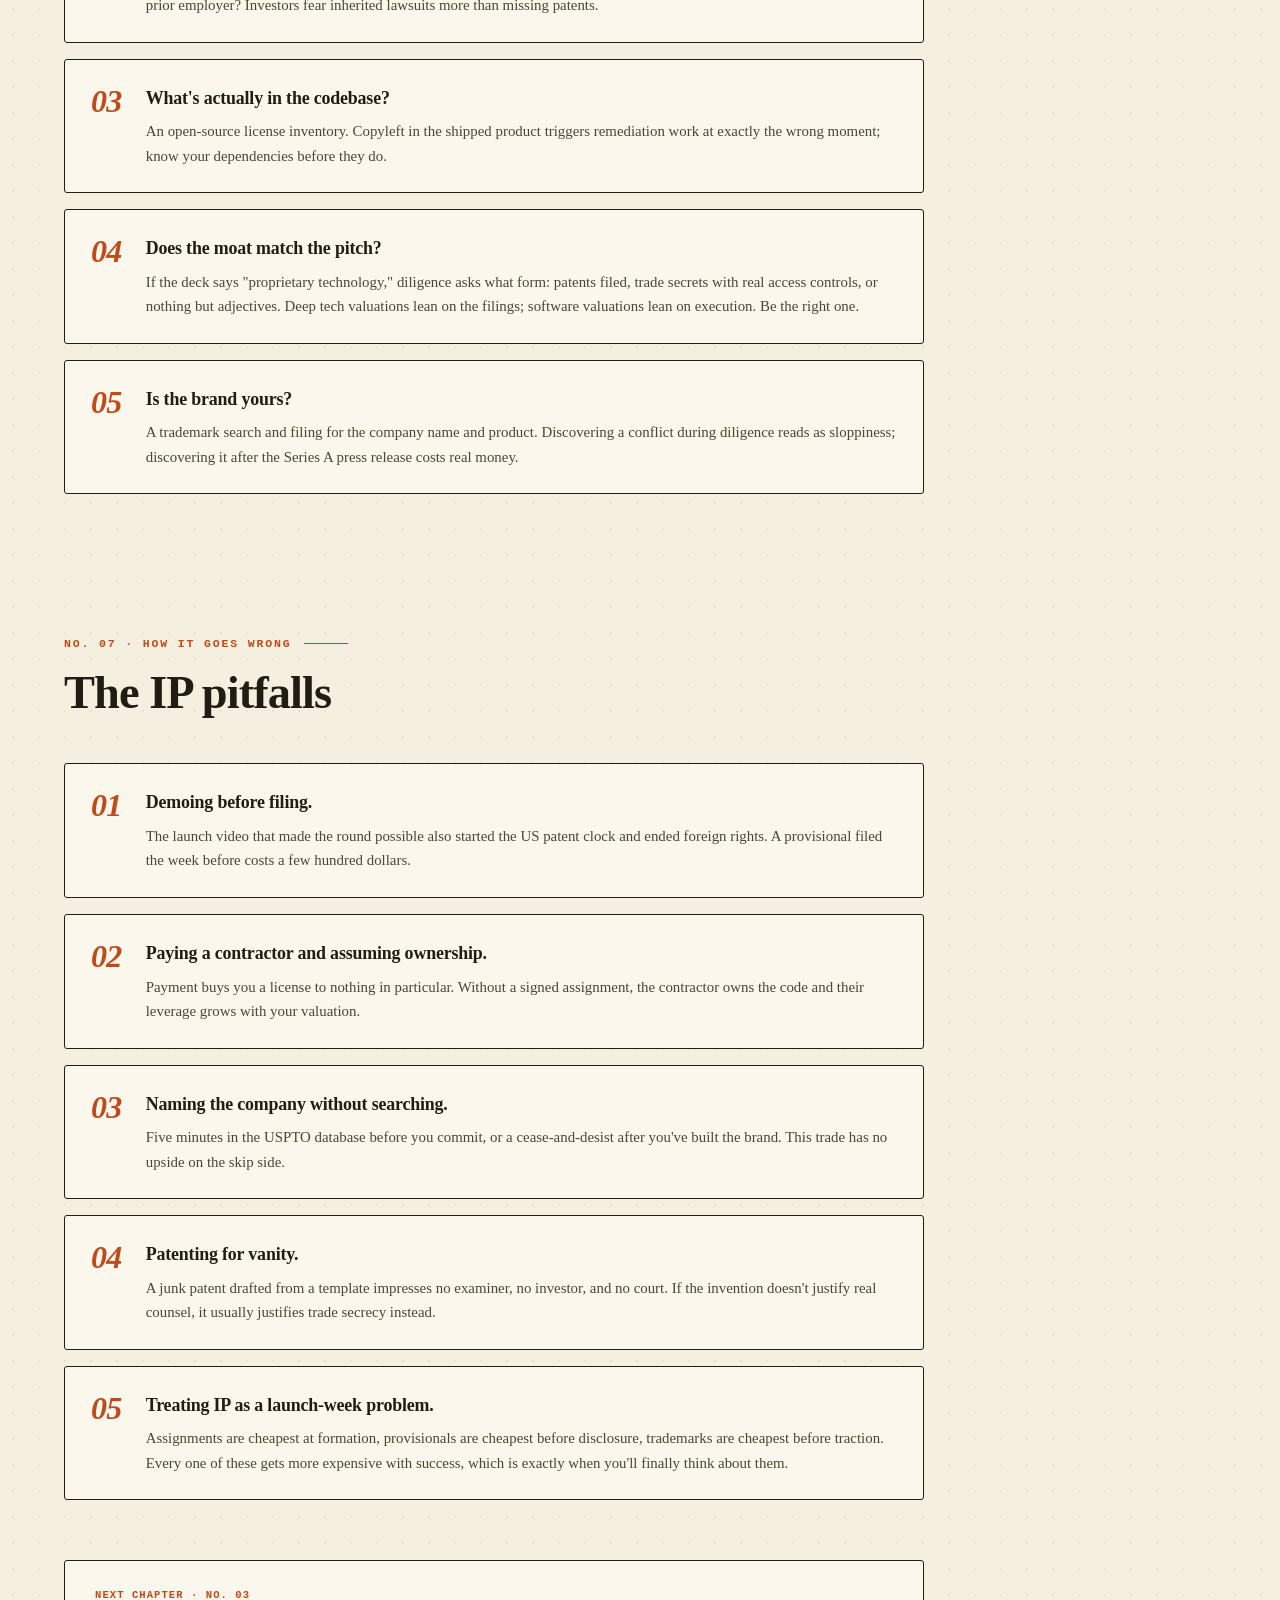
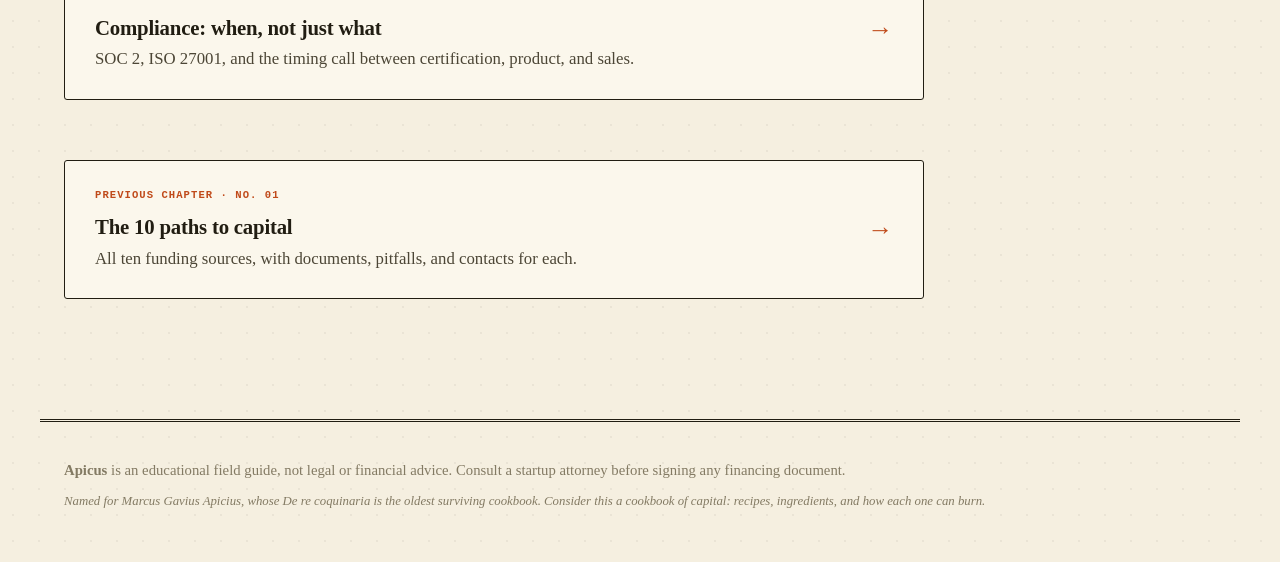
<file: ip.html>
<!DOCTYPE html>
<html lang="en">
<head>
  <meta charset="UTF-8">
  <meta name="viewport" content="width=device-width, initial-scale=1.0">
  <title>Apicus · Intellectual Property in the US</title>
  <meta name="description" content="Patents, trademarks, copyright, and trade secrets for US founders: what each protects, what it costs, the deadlines that kill rights, who actually owns the code, and what investors diligence.">
  <link rel="icon" type="image/svg+xml" href="favicon.svg">
  <link rel="stylesheet" href="styles.css?v=9">
</head>
<body>

  <!-- ================= NAV ================= -->
  <header class="nav" id="top">
    <div class="nav-inner">
      <a class="brand" href="index.html">
        <span class="brand-mark" aria-hidden="true">
          <svg viewBox="0 0 24 24" fill="none" stroke="currentColor" stroke-width="2" stroke-linecap="round" stroke-linejoin="round"><path d="M12 21V9"/><path d="M12 9c0-4 3-6 7-6 0 4-3 6-7 6Z"/><path d="M12 13c0-3-2.5-5-5.5-5 0 3 2.5 5 5.5 5Z"/></svg>
        </span>
        <span>apicus<em>.org</em></span>
      </a>
      <nav class="nav-pages" aria-label="Pages">
        <a class="page-link" href="index.html">Funding Guide</a>
        <a class="page-link" href="ip.html" aria-current="page">IP</a>
        <a class="page-link" href="compliance.html">Compliance</a>
        <a class="page-link" href="board.html">Advisors &amp; Board</a>
        <a class="page-link" href="scale.html">Scale-Ready</a>
        <a class="page-link" href="documents.html">Documents</a>
      </nav>
      <button class="nav-toggle" aria-label="Open menu" aria-expanded="false">
        <svg class="icon-open" viewBox="0 0 24 24" fill="none" stroke="currentColor" stroke-width="2.5" stroke-linecap="round"><path d="M4 6h16"/><path d="M4 12h16"/><path d="M4 18h16"/></svg>
        <svg class="icon-close" viewBox="0 0 24 24" fill="none" stroke="currentColor" stroke-width="2.5" stroke-linecap="round"><path d="M18 6 6 18"/><path d="m6 6 12 12"/></svg>
      </button>
    </div>
    <div class="nav-sections-row">
      <nav class="nav-links" aria-label="Sections on this page">
        <a href="#types">The Four Types</a>
        <a href="#register">Names &amp; Logos</a>
        <a href="#ownership">Chain of Title</a>
        <a href="#strategy">Patent or Secret</a>
        <a href="#deadlines">The Clocks</a>
        <a href="#diligence">What Investors Check</a>
        <a href="#pitfalls">Pitfalls</a>
      </nav>
    </div>
    <div class="scroll-progress" aria-hidden="true"><span id="progressBar"></span></div>
  </header>

  <main>
    <!-- ================= HERO ================= -->
    <section class="hero hero-compact" id="hero">
      <div class="hero-inner">
        <p class="hero-kicker reveal">Apicus · chapter no. 02</p>
        <h1 class="hero-title">
          <span class="line"><span>Own what you <em class="accent-grad">build</em>.</span></span>
          <span class="line hero-sub-line"><span>IP law runs on clocks and some of them are already ticking.</span></span>
        </h1>
        <p class="hero-sub reveal">
          Four kinds of protection cover everything a startup makes and each follows different rules,
          different costs, and different deadlines. Two truths up front: <strong>your code is already
          copyrighted</strong> the moment you write it and <strong>a public demo starts a one-year clock</strong>
          on US patent rights while instantly killing rights in Europe, China, and other absolute-novelty systems.
        </p>
        <div class="hero-cta reveal">
          <a class="btn btn-primary" href="#types">The four types
            <svg viewBox="0 0 24 24" fill="none" stroke="currentColor" stroke-width="2.5" stroke-linecap="round" stroke-linejoin="round"><path d="M12 5v14"/><path d="m19 12-7 7-7-7"/></svg>
          </a>
          <a class="btn btn-ghost" href="#strategy">Patent or trade secret?</a>
        </div>

        <div class="hero-stats reveal">
          <div class="stat">
            <span class="stat-num" data-count="4">0</span>
            <span class="stat-label">kinds of IP protection in the US</span>
          </div>
          <div class="stat">
            <span class="stat-num" data-count="12" data-suffix=" mo">0</span>
            <span class="stat-label">US grace period after public disclosure</span>
          </div>
          <div class="stat">
            <span class="stat-num" data-count="0" data-suffix=" days">0</span>
            <span class="stat-label">foreign grace period: file before you demo</span>
          </div>
          <div class="stat">
            <span class="stat-num" data-count="20" data-suffix=" yr">0</span>
            <span class="stat-label">utility patent term from filing</span>
          </div>
        </div>
      </div>
    </section>

    <!-- ================= TYPES ================= -->
    <section class="section" id="types">
      <div class="section-head reveal">
        <p class="eyebrow">No. 01 · The map</p>
        <h2>The four types of protection</h2>
        <p class="section-sub">Everything a startup produces falls under one or more of these. Costs are current filing-fee ranges plus typical attorney work; startups usually qualify for the USPTO's small or micro entity discounts.</p>
      </div>

      <div class="matrix-panel reveal">
        <div class="matrix-scroll">
          <table class="matrix">
            <thead>
              <tr><th scope="col">Type</th><th scope="col">What it protects</th><th scope="col">How you get it</th><th scope="col">How long it lasts</th><th scope="col">Typical cost</th></tr>
            </thead>
            <tbody>
              <tr><td>Utility patent</td><td>Inventions: how something works</td><td>Apply at the USPTO; examination takes 2&ndash;3+ years</td><td>20 years from filing, kept alive by maintenance fees at years 3.5, 7.5, and 11.5</td><td>$8k &ndash; $20k+ with counsel; provisional filing fee itself is under $150 for small entities</td></tr>
              <tr><td>Design patent</td><td>Ornamental appearance of a product</td><td>Apply at the USPTO</td><td>15 years from grant</td><td>$2k &ndash; $5k with counsel</td></tr>
              <tr><td>Trademark</td><td>Names, logos, brands: source identity</td><td>Use in commerce creates common-law rights; register at the USPTO for real teeth</td><td>Indefinite, renewed while in use</td><td>~$350 per class filing, plus search and counsel</td></tr>
              <tr><td>Copyright</td><td>Original expression: code, content, design assets</td><td><span class="tag-pill tag-none">automatic on creation</span> Register with the Copyright Office to sue and unlock statutory damages</td><td>Life + 70 years (95 from publication for corporate works)</td><td>$45 &ndash; $65 to register</td></tr>
              <tr><td>Trade secret</td><td>Anything valuable because it's secret: algorithms, processes, lists</td><td><span class="tag-pill tag-none">no registration</span> Protection exists only while you take reasonable measures to keep it secret</td><td>Indefinite, until it leaks</td><td>The cost of your access controls and NDAs</td></tr>
            </tbody>
          </table>
        </div>
        <p class="chart-foot">Official sources and filing portals: <a href="https://www.uspto.gov" target="_blank" rel="noopener">uspto.gov</a> for patents and trademarks, <a href="https://www.copyright.gov" target="_blank" rel="noopener">copyright.gov</a> for registration. The USPTO also runs a <a href="https://www.uspto.gov/patents/basics/using-legal-services/pro-bono/patent-pro-bono-program" target="_blank" rel="noopener">patent pro bono program</a> and law-school clinics for founders who can't yet afford counsel.</p>
      </div>
    </section>

    <!-- ================= NAMES & LOGOS ================= -->
    <section class="section" id="register">
      <div class="section-head reveal">
        <p class="eyebrow">No. 02 · Names &amp; logos</p>
        <h2>Do you need to register the name and the logo?</h2>
        <p class="section-sub">The honest answer: usually not yet and often never. Registration is real protection, but most startups burn the money long before the brand is an asset worth protecting. What you get automatically, what registration adds, and the signals that it's finally time.</p>
      </div>

      <div class="spotlight-grid">
        <article class="spot-card reveal">
          <h3>Why most startups can wait</h3>
          <ul class="cross-list">
            <li><strong>You already have rights.</strong> Using the name in commerce creates enforceable common-law trademark rights in your market with no filing at all.</li>
            <li><strong>Pre-PMF names rarely survive.</strong> Companies rename after the pivot constantly; registration money spent on the old name is simply gone.</li>
            <li><strong>A certificate without an enforcement budget is decoration.</strong> If you couldn't fund a dispute anyway, the registration mostly signals intent.</li>
            <li><strong>The logo is already covered.</strong> Copyright attaches to the artwork automatically. The real logo risk is ownership: if a contractor drew it, get the assignment.</li>
          </ul>
        </article>
        <article class="spot-card reveal">
          <h3>Signs it's finally time to file</h3>
          <ul class="tick-list">
            <li><strong>Revenue and recognition attach to the name.</strong> Customers search it, refer it, or it shows up in press. The brand has become an asset.</li>
            <li><strong>You're about to spend on marketing.</strong> Registration protects the spend; file before the campaign, not after.</li>
            <li><strong>The space is getting crowded.</strong> A lookalike name has appeared, or well-funded competitors are circling your category.</li>
            <li><strong>Diligence asks about the mark.</strong> Investors and partner agreements sometimes force the question; answering it costs about $350.</li>
          </ul>
        </article>
      </div>

      <div class="doc-extras reveal" style="margin-top:22px">
        <div class="doc-extra">
          <h4>What federal registration actually buys</h4>
          <p>Nationwide priority instead of just your geography, the &reg; symbol, legal presumptions that make disputes far cheaper to win, and a block against confusingly similar later filings. Real benefits, for a brand that has become worth them.</p>
        </div>
        <div class="doc-extra">
          <h4>Incorporation is not a trademark</h4>
          <p>Registering the entity name with Delaware or your state stops nobody from branding over you. Only use in commerce and USPTO registration protect the brand. The two systems don't talk to each other.</p>
        </div>
        <div class="doc-extra">
          <h4>The sequence when it is time</h4>
          <p>Knockout search first (free, five minutes, non-negotiable even if you never file). Then the wordmark before the logo mark: words carry the brand and logos get redesigned. Then one class you actually sell in (trademarks register per class of goods and services), not six you might someday. Budget ~$350 per class before counsel. Pre-launch with no sales yet? An intent-to-use application reserves nationwide priority for the same fee plus a later statement of use.</p>
        </div>
      </div>
    </section>

    <!-- ================= OWNERSHIP ================= -->
    <section class="section" id="ownership">
      <div class="section-head reveal">
        <p class="eyebrow">No. 03 · Chain of title</p>
        <h2>Who actually owns the code</h2>
        <p class="section-sub">The most common startup IP disaster isn't infringement; it's discovering during diligence that the company never owned its own product. Ownership doesn't follow payment or intention. It follows paper.</p>
      </div>

      <div class="spotlight-grid">
        <article class="spot-card reveal">
          <h3>Getting the chain right</h3>
          <ul class="tick-list">
            <li><strong>Founders assign pre-incorporation IP</strong> to the company at formation. The prototype you built before the C-corp existed belongs to you personally until a signed assignment says otherwise.</li>
            <li><strong>Every employee signs a PIIA</strong> (proprietary information and invention assignment agreement) on day one. Employee inventions within scope generally flow to the company, but the agreement is what removes the argument.</li>
            <li><strong>Every contractor signs an IP assignment.</strong> The work-for-hire doctrine mostly does not cover contractor software: by default, the freelancer owns the code you paid for.</li>
            <li><strong>Track open-source licenses.</strong> Permissive licenses (MIT, Apache) are fine; copyleft in shipped code (the GPL family, which can require open-sourcing your own code; the AGPL triggers even for server-side use) gets flagged in every serious diligence. Know what's in the build.</li>
          </ul>
        </article>
        <article class="spot-card reveal">
          <h3>The prior-employer trap</h3>
          <ul class="cross-list">
            <li><strong>Your day job may own your side project.</strong> Invention assignment clauses in employment agreements can reach moonlighting work, especially if it's related to the employer's business.</li>
            <li><strong>Never use employer equipment or time.</strong> Building the startup on the company laptop is how employers win those disputes.</li>
            <li><strong>Read your old agreements before incorporating.</strong> Some states limit how far employer clauses reach (California's Labor Code &sect;2870 protects genuinely unrelated side work), but the safe path is a clean break and your own hardware.</li>
            <li><strong>Don't import your old employer's material.</strong> Code, docs, or customer lists from a previous job are trade-secret litigation waiting for your first press coverage.</li>
          </ul>
        </article>
      </div>
    </section>

    <!-- ================= STRATEGY ================= -->
    <section class="section" id="strategy">
      <div class="section-head reveal">
        <p class="eyebrow">No. 04 · The strategic call</p>
        <h2>Patent or trade secret?</h2>
        <p class="section-sub">A patent is a public disclosure in exchange for a 20-year monopoly. A trade secret is silence that lasts as long as the silence does. You can't have both for the same invention and the right answer depends on what ships.</p>
      </div>

      <div class="check-panel reveal">
        <h3 class="chart-title">Check what's true of your core technology</h3>
        <div class="check-grid" id="ipGrid" style="grid-template-columns: 1fr">
          <label class="check-item"><input type="checkbox" data-q="visible"><span>Competitors could reverse-engineer it from the shipped product</span></label>
          <label class="check-item"><input type="checkbox" data-q="moat"><span>We need an asset investors and acquirers can see and value (deep tech, biotech, hardware)</span></label>
          <label class="check-item"><input type="checkbox" data-q="secret"><span>The important part runs server-side or internally, where nobody outside can inspect it</span></label>
          <label class="check-item"><input type="checkbox" data-q="fast"><span>The technology will likely be obsolete within a few years</span></label>
        </div>
        <p class="balance-verdict" id="ipVerdict" style="margin-top:16px"></p>
      </div>

      <div class="doc-extras reveal" style="margin-top:22px">
        <div class="doc-extra">
          <h4>The provisional application</h4>
          <p>A cheap placeholder filed at the USPTO that locks your priority date and lets you say "patent pending" for 12 months while you decide whether the full application is worth it. File it before any demo, launch, or pitch deck that explains the how.</p>
        </div>
        <div class="doc-extra">
          <h4>Software patent reality</h4>
          <p>Since the Supreme Court's <em>Alice</em> decision, abstract software ideas are hard to patent; specific technical implementations still can be. Most software startups win on execution and data, not patents. Spend accordingly.</p>
        </div>
        <div class="doc-extra">
          <h4>Keeping foreign rights alive</h4>
          <p>A PCT application (Patent Cooperation Treaty) filed within 12 months of your US priority date preserves rights in 150+ countries while you decide, with national filings due around month 30. It's how startups defer the expensive international question without losing it.</p>
        </div>
        <div class="doc-extra">
          <h4>Nobody will sign your NDA</h4>
          <p>Investors don't sign NDAs to hear pitches and ideas aren't protectable anyway; execution is. Pitch the what freely, keep the exact how in the deck's appendix you never send, and save the NDA for corporates and vendors.</p>
        </div>
      </div>
    </section>

    <!-- ================= DEADLINES ================= -->
    <section class="section" id="deadlines">
      <div class="section-head reveal">
        <p class="eyebrow">No. 05 · The clocks</p>
        <h2>Deadlines that kill rights</h2>
        <p class="section-sub">US IP law is first-to-file and full of one-way doors. These are the clocks founders discover too late.</p>
      </div>

      <div class="doc-extras reveal">
        <div class="doc-extra">
          <h4>Public disclosure: 12 months, or zero</h4>
          <p>A demo day, a launch, a conference talk, a detailed blog post: each starts the one-year US clock to file a patent application. Europe, China, and many other systems have <strong>no grace period at all</strong>; the moment you disclose publicly, those rights are gone (Canada, Japan, Korea, and Australia allow limited grace periods; don't rely on them). File the provisional first.</p>
        </div>
        <div class="doc-extra">
          <h4>First-to-file, not first-to-invent</h4>
          <p>Since 2013, the US grants patents to whoever files first, not whoever invented first. Your lab notebook won't win you priority at the patent office. If it matters, file.</p>
        </div>
        <div class="doc-extra">
          <h4>Selling starts the clock too</h4>
          <p>The one-year US clock also starts at the first sale or offer for sale, even a confidential one (the Supreme Court's Helsinn decision). A quiet pilot contract before filing counts. If revenue is near, file the provisional first.</p>
        </div>
        <div class="doc-extra">
          <h4>The provisional's own 12 months</h4>
          <p>A provisional application expires in exactly one year. Miss the non-provisional deadline and your priority date evaporates, along with anything disclosed since. Calendar it the day you file.</p>
        </div>
        <div class="doc-extra">
          <h4>Trademark: search now, file later</h4>
          <p>The clock that matters here isn't a filing deadline; it's the cost of finding a conflict late. Search the <a href="https://www.uspto.gov/trademarks/search" target="_blank" rel="noopener">USPTO trademark database</a> before you commit to a name (free, five minutes). Registration itself can wait until the brand is a real asset: see the names and logos section above. A forced rebrand after traction is the expensive version of skipping a free search.</p>
        </div>
        <div class="doc-extra">
          <h4>Copyright: register before you need to sue</h4>
          <p>Protection is automatic, but you must register before filing an infringement suit and timely registration (within 3 months of publication, or before the infringement begins) unlocks statutory damages ($750 to $150,000 per work, no proof of actual harm required) and attorney's fees. $65 now beats proving damages later.</p>
        </div>
        <div class="doc-extra">
          <h4>Trade secrets die on contact</h4>
          <p>One truly public disclosure ends the secret permanently. A missing PIIA doesn't destroy it by itself, but it turns an easy misappropriation case into a hard one. Reasonable measures are the entire legal test under the federal DTSA and state acts; include the DTSA whistleblower notice in your NDAs and PIIAs or forfeit enhanced damages.</p>
        </div>
      </div>
    </section>

    <!-- ================= DILIGENCE ================= -->
    <section class="section" id="diligence">
      <div class="section-head reveal">
        <p class="eyebrow">No. 06 · The funding tie-in</p>
        <h2>What investors actually check</h2>
        <p class="section-sub">IP diligence is quiet until it isn't. These are the questions every serious term sheet's diligence list asks and each maps to something on this page you can fix now for almost nothing.</p>
      </div>

      <ol class="rules-list">
        <li class="reveal"><span class="rule-num">01</span><div><h3>Is the chain of title complete?</h3><p>Founder assignments, PIIAs from every employee past and present, and contractor assignments for every line of outside code. One missing signature from a departed co-founder can hold a round hostage.</p></div></li>
        <li class="reveal"><span class="rule-num">02</span><div><h3>Is anyone going to sue you?</h3><p>Freedom to operate: does your product step on someone else's patents? And separately, did any founder carry material from a prior employer? Investors fear inherited lawsuits more than missing patents.</p></div></li>
        <li class="reveal"><span class="rule-num">03</span><div><h3>What's actually in the codebase?</h3><p>An open-source license inventory. Copyleft in the shipped product triggers remediation work at exactly the wrong moment; know your dependencies before they do.</p></div></li>
        <li class="reveal"><span class="rule-num">04</span><div><h3>Does the moat match the pitch?</h3><p>If the deck says "proprietary technology," diligence asks what form: patents filed, trade secrets with real access controls, or nothing but adjectives. Deep tech valuations lean on the filings; software valuations lean on execution. Be the right one.</p></div></li>
        <li class="reveal"><span class="rule-num">05</span><div><h3>Is the brand yours?</h3><p>A trademark search and filing for the company name and product. Discovering a conflict during diligence reads as sloppiness; discovering it after the Series A press release costs real money.</p></div></li>
      </ol>
    </section>

    <!-- ================= PITFALLS ================= -->
    <section class="section" id="pitfalls">
      <div class="section-head reveal">
        <p class="eyebrow">No. 07 · How it goes wrong</p>
        <h2>The IP pitfalls</h2>
      </div>
      <ol class="rules-list">
        <li class="reveal"><span class="rule-num">01</span><div><h3>Demoing before filing.</h3><p>The launch video that made the round possible also started the US patent clock and ended foreign rights. A provisional filed the week before costs a few hundred dollars.</p></div></li>
        <li class="reveal"><span class="rule-num">02</span><div><h3>Paying a contractor and assuming ownership.</h3><p>Payment buys you a license to nothing in particular. Without a signed assignment, the contractor owns the code and their leverage grows with your valuation.</p></div></li>
        <li class="reveal"><span class="rule-num">03</span><div><h3>Naming the company without searching.</h3><p>Five minutes in the USPTO database before you commit, or a cease-and-desist after you've built the brand. This trade has no upside on the skip side.</p></div></li>
        <li class="reveal"><span class="rule-num">04</span><div><h3>Patenting for vanity.</h3><p>A junk patent drafted from a template impresses no examiner, no investor, and no court. If the invention doesn't justify real counsel, it usually justifies trade secrecy instead.</p></div></li>
        <li class="reveal"><span class="rule-num">05</span><div><h3>Treating IP as a launch-week problem.</h3><p>Assignments are cheapest at formation, provisionals are cheapest before disclosure, trademarks are cheapest before traction. Every one of these gets more expensive with success, which is exactly when you'll finally think about them.</p></div></li>
      </ol>

      <a class="chapter-link reveal" href="compliance.html">
        <div>
          <span class="cl-kicker">Next chapter · No. 03</span>
          <h3>Compliance: when, not just what</h3>
          <p class="section-sub">SOC 2, ISO 27001, and the timing call between certification, product, and sales.</p>
        </div>
        <span class="cl-arrow" aria-hidden="true">→</span>
      </a>

      <a class="chapter-link reveal" href="index.html#landscape">
        <div>
          <span class="cl-kicker">Previous chapter · No. 01</span>
          <h3>The 10 paths to capital</h3>
          <p class="section-sub">All ten funding sources, with documents, pitfalls, and contacts for each.</p>
        </div>
        <span class="cl-arrow" aria-hidden="true">→</span>
      </a>
    </section>
  </main>

  <footer class="footer">
    <p><strong>Apicus</strong> is an educational field guide, not legal or financial advice. Consult a startup attorney before signing any financing document.</p>
    <p class="footer-fine">Named for Marcus Gavius Apicius, whose <em>De re coquinaria</em> is the oldest surviving cookbook. Consider this a cookbook of capital: recipes, ingredients, and how each one can burn.</p>
  </footer>

  <script src="site.js?v=9"></script>
  <script src="ip.js?v=9"></script>
</body>
</html>
</file>
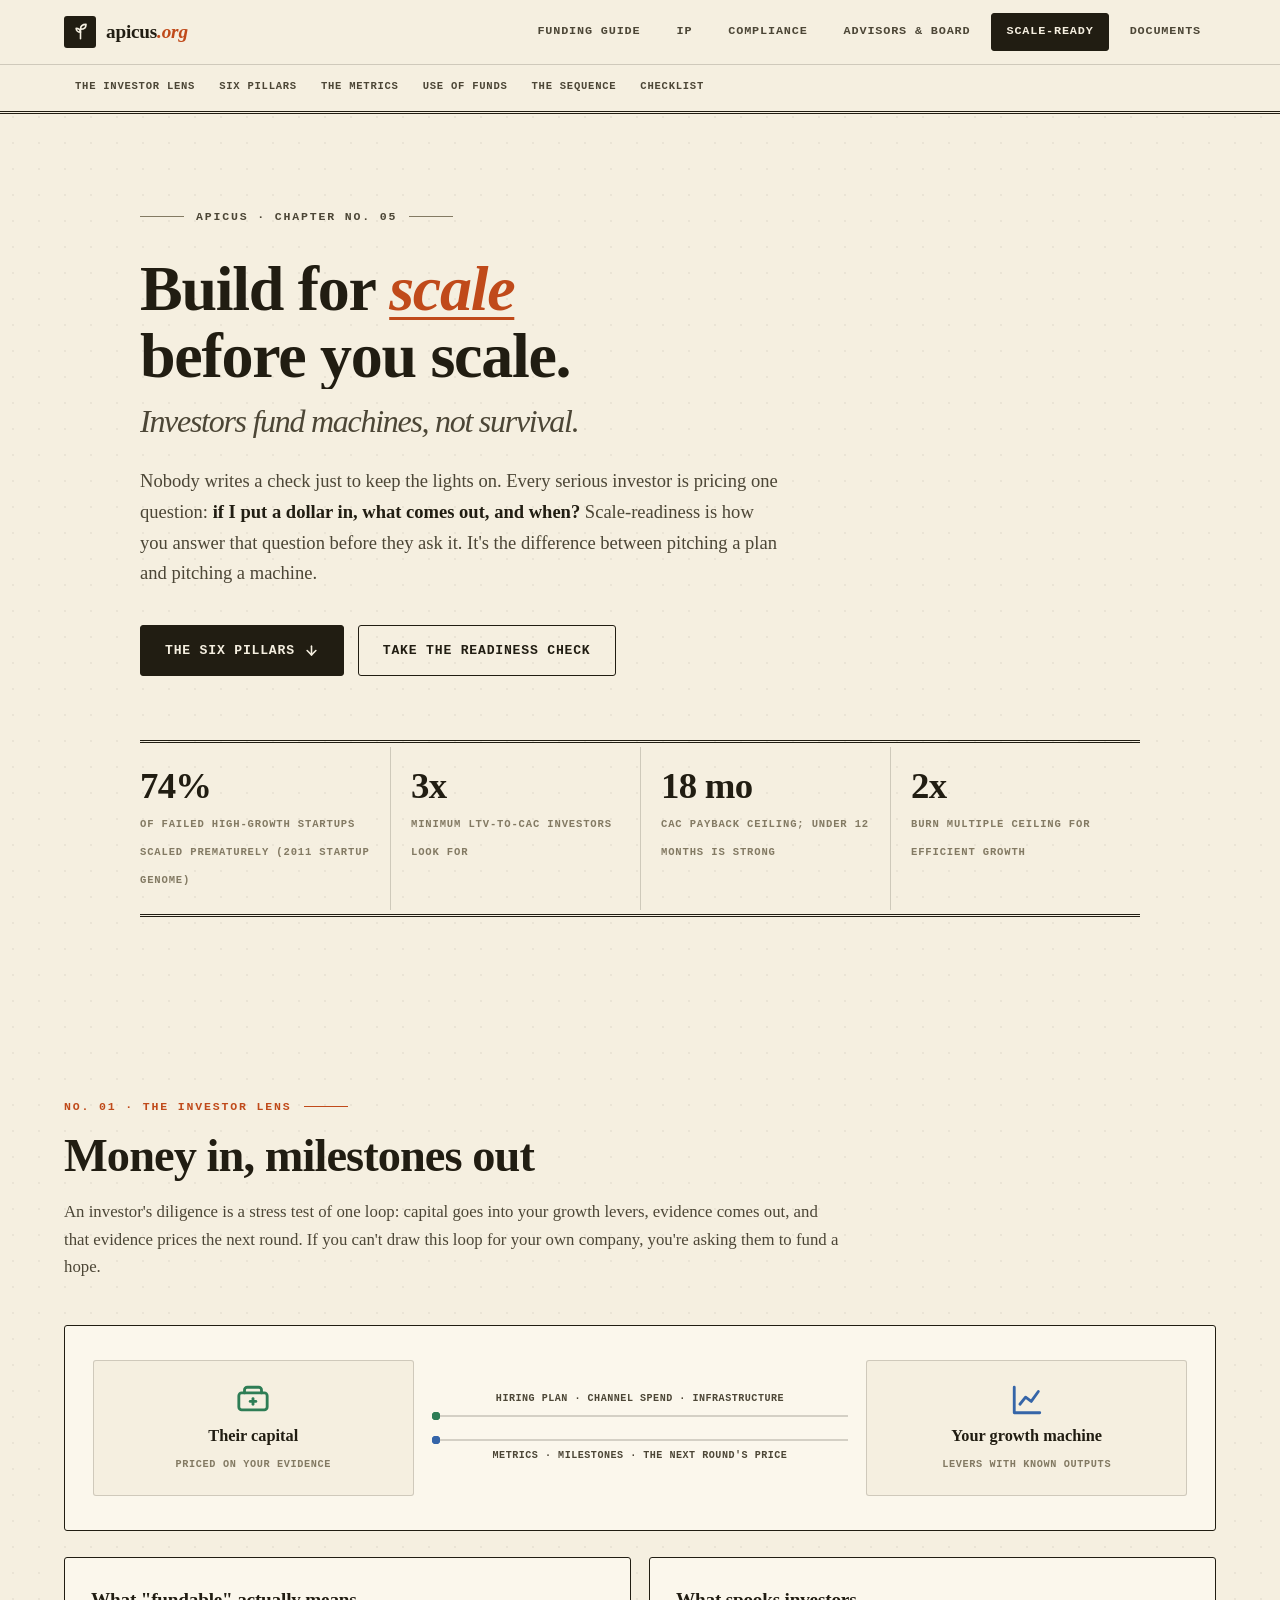
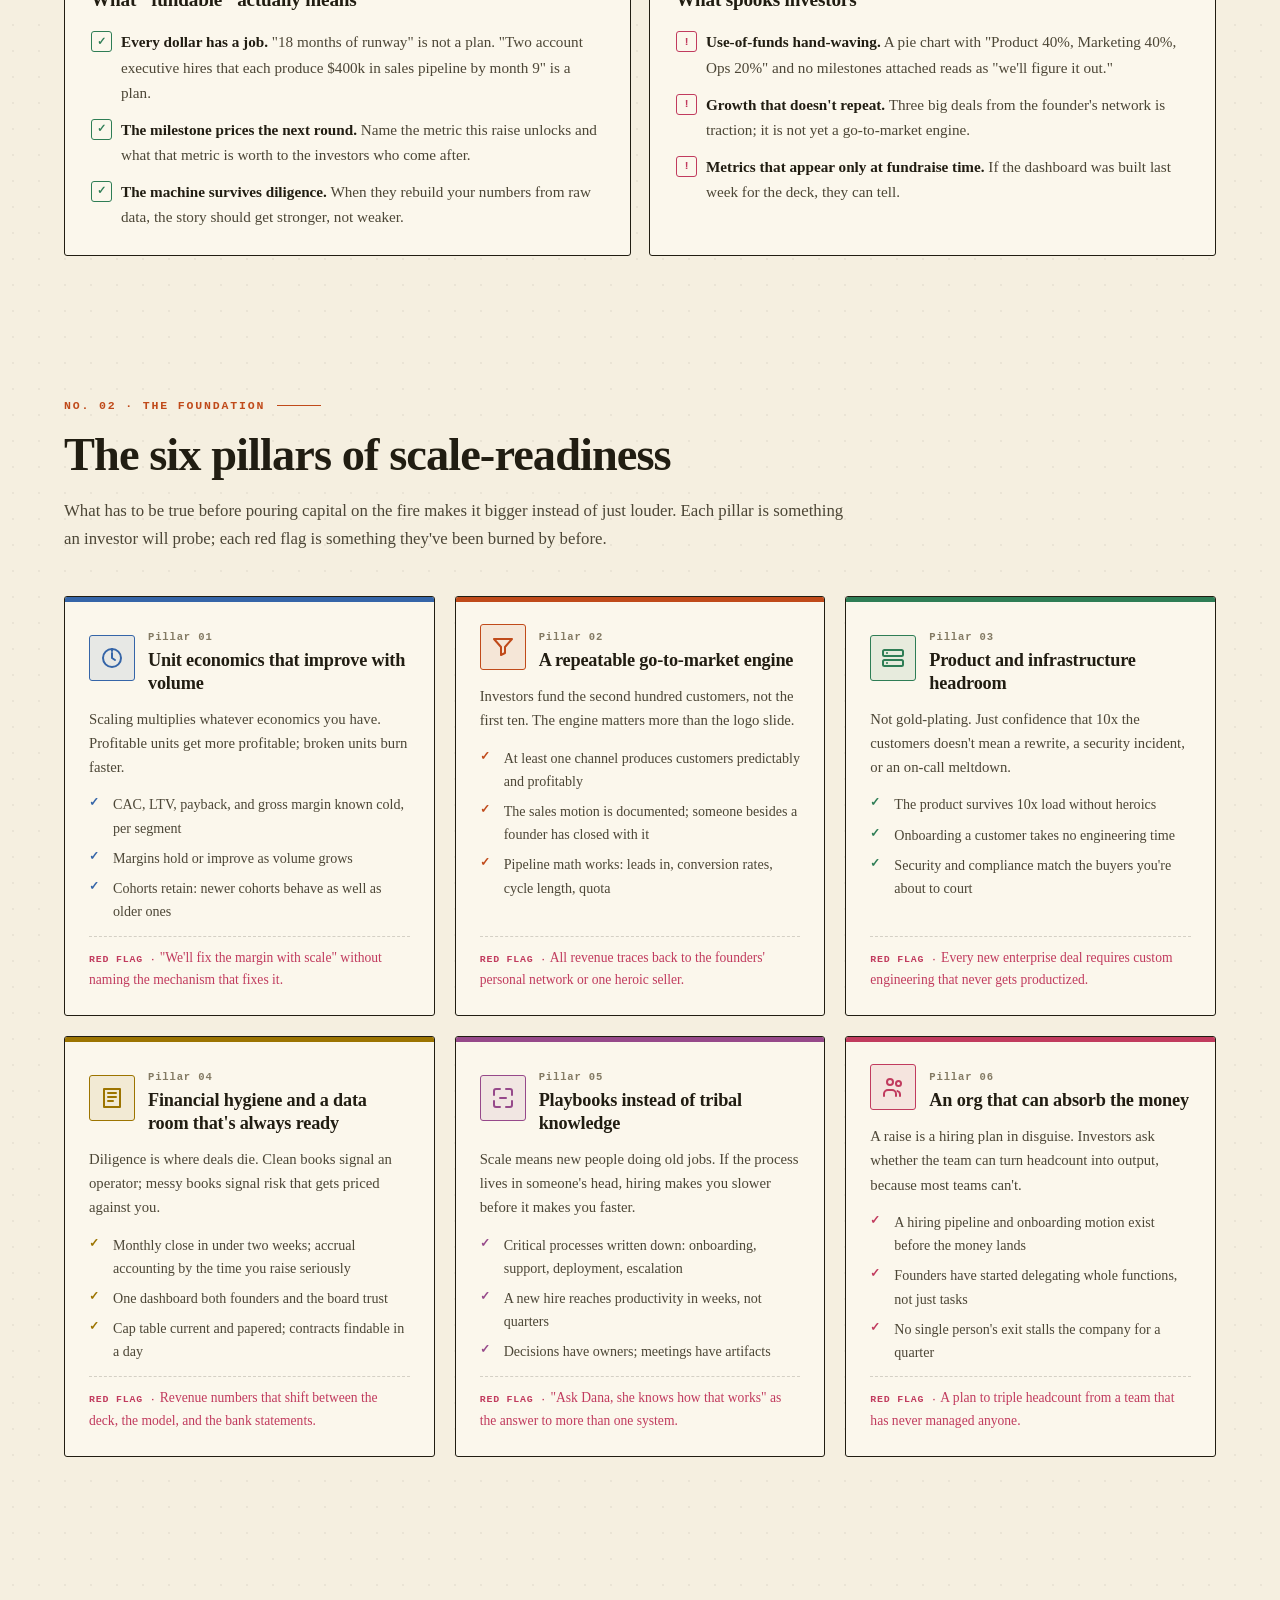
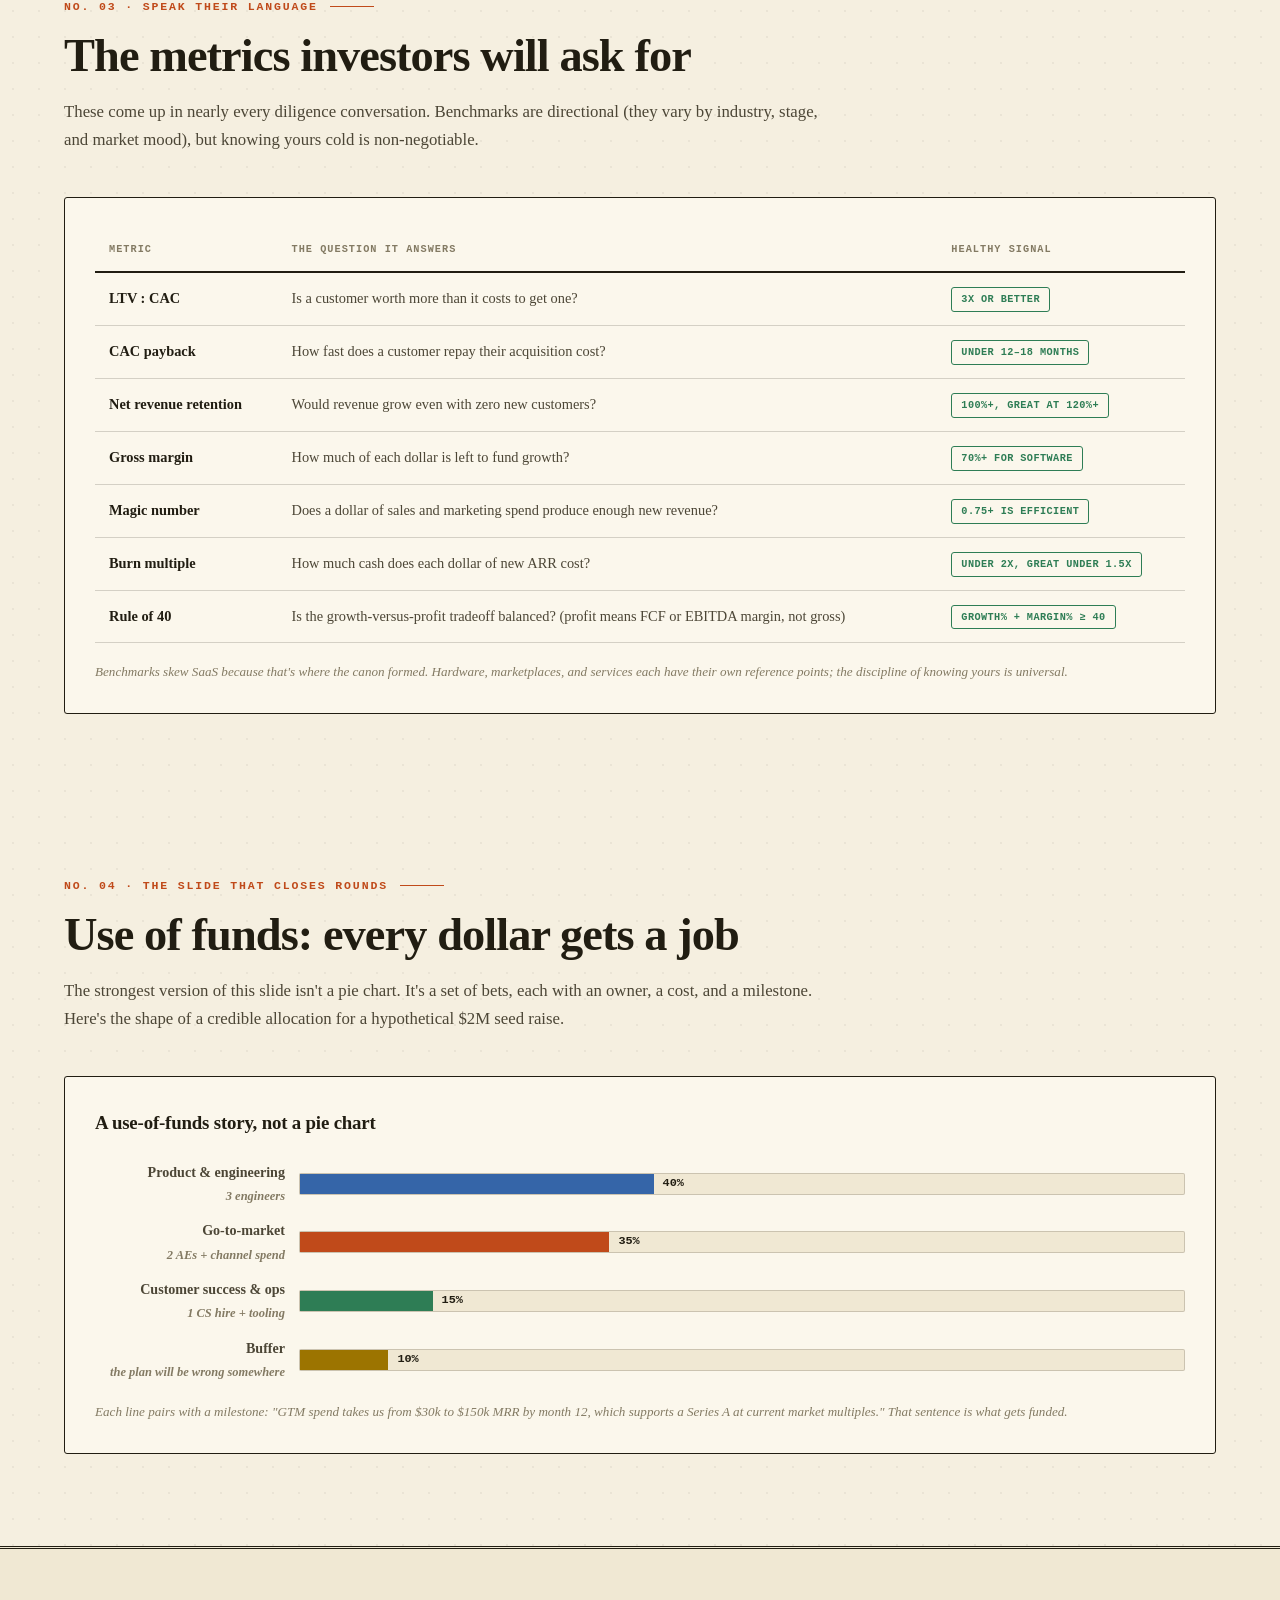
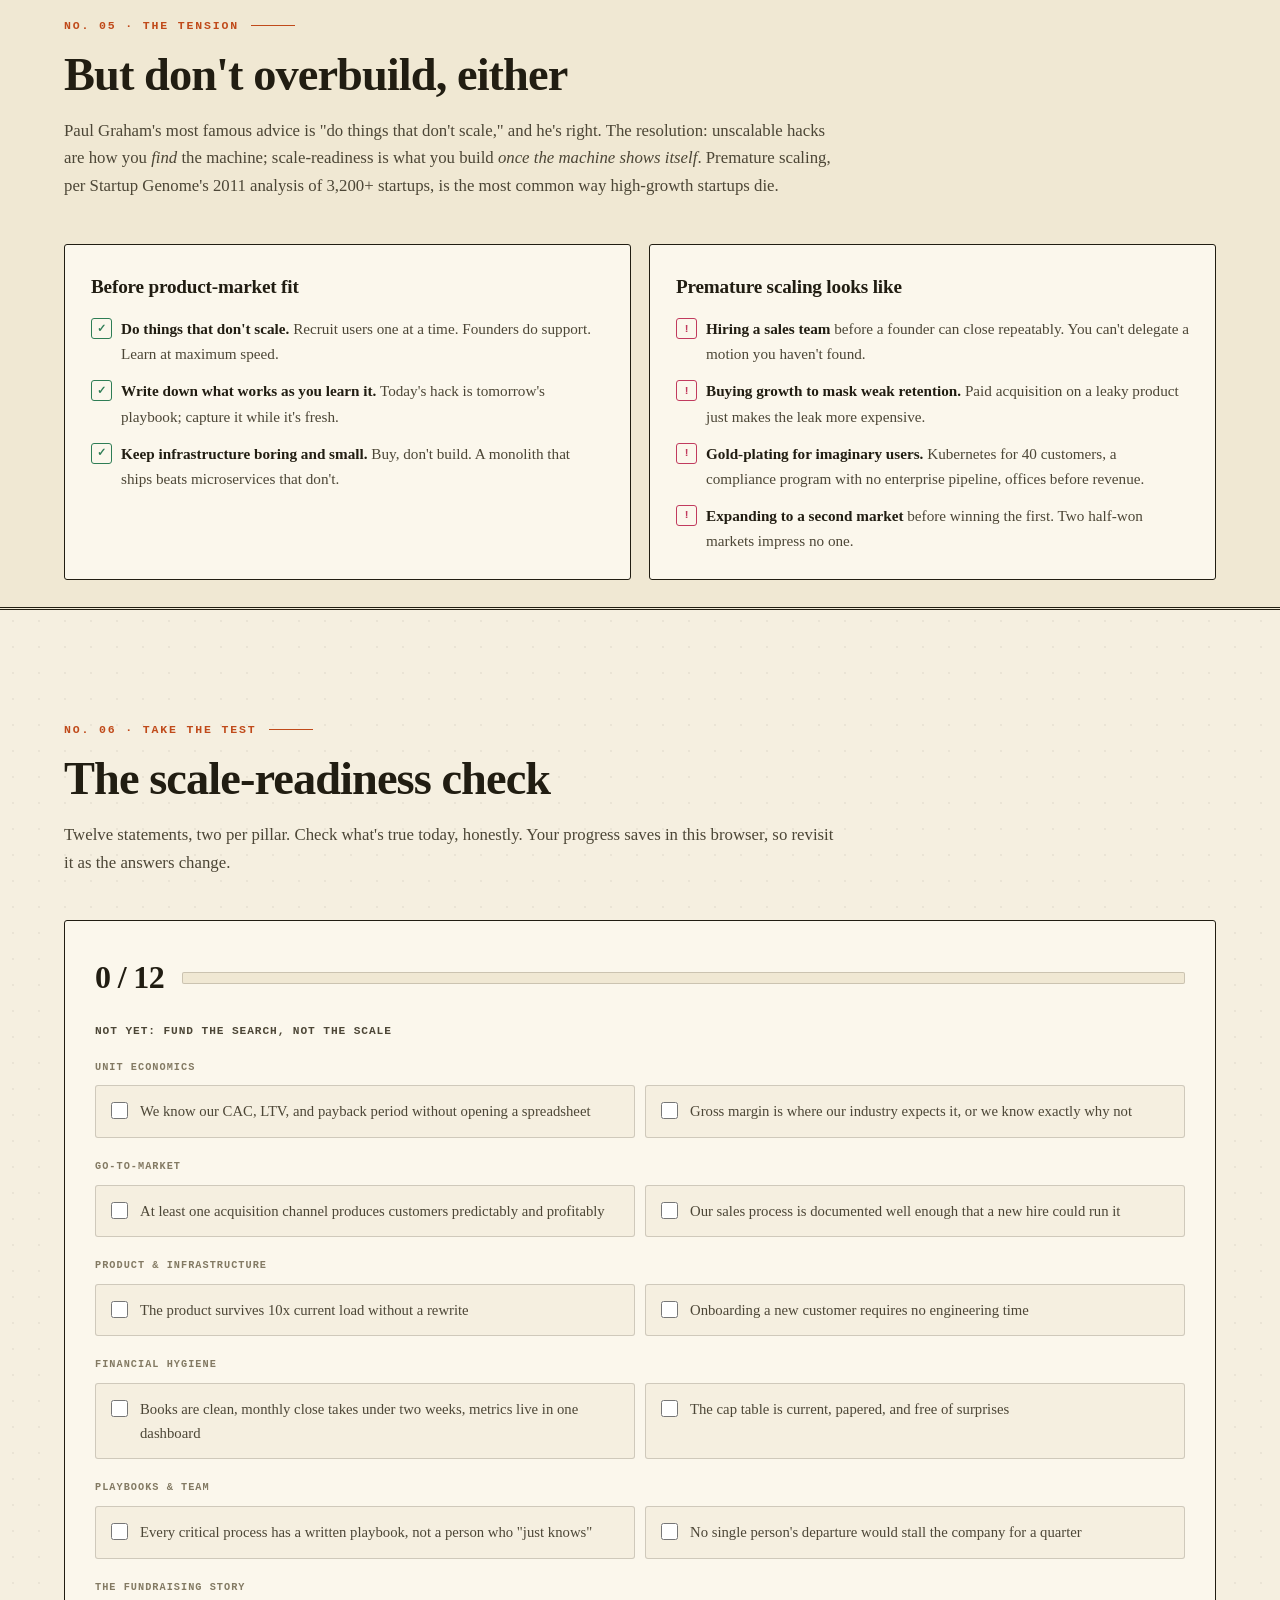
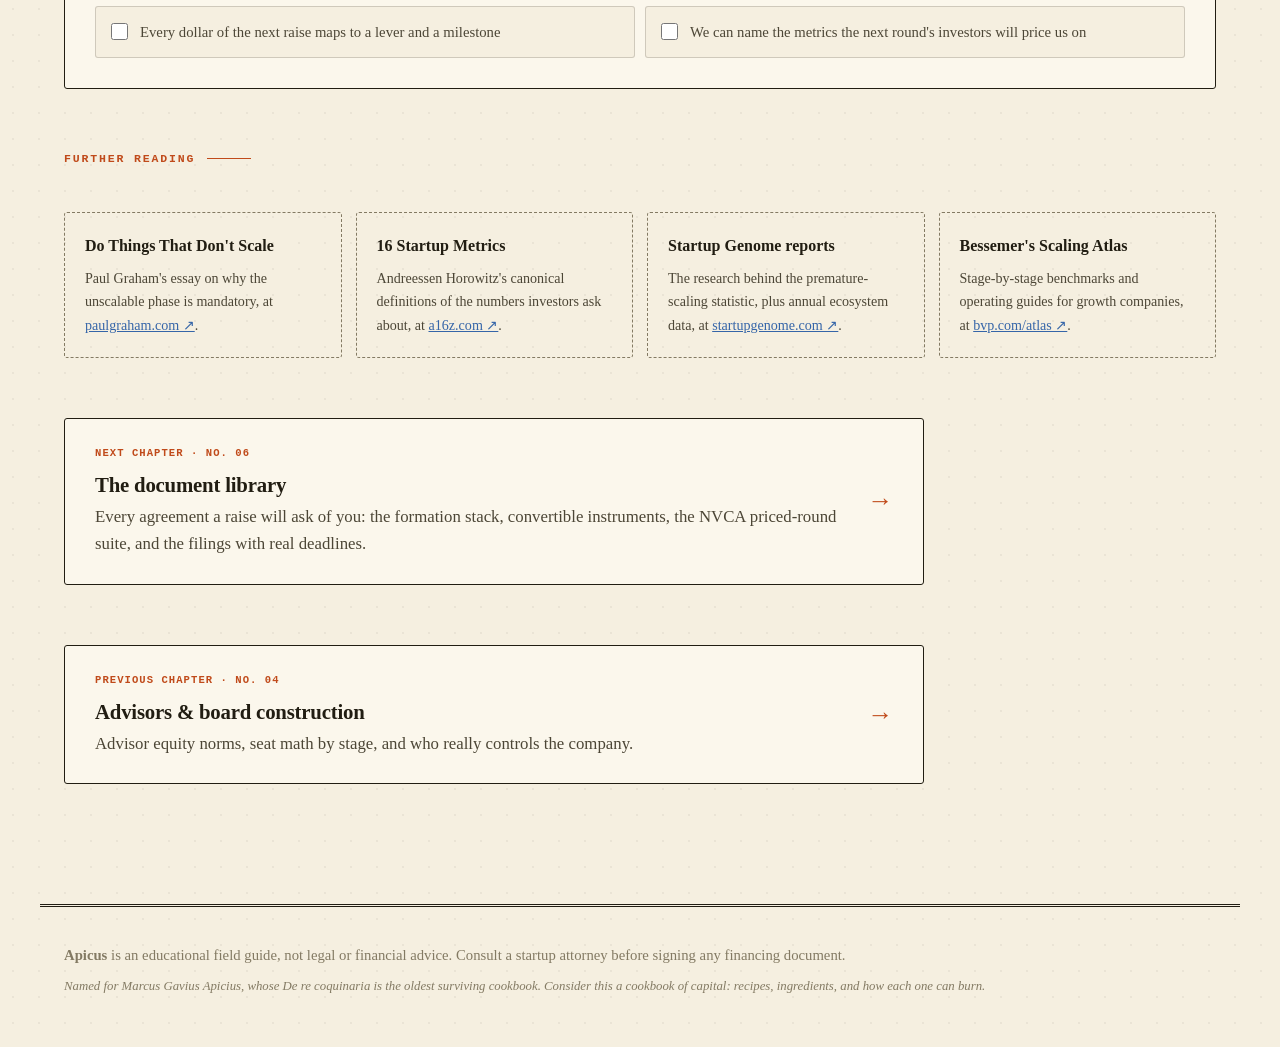
<file: scale.html>
<!DOCTYPE html>
<html lang="en">
<head>
  <meta charset="UTF-8">
  <meta name="viewport" content="width=device-width, initial-scale=1.0">
  <title>Apicus · Build for Scale Before You Scale</title>
  <meta name="description" content="Investors fund machines that multiply money. How to build scale-readiness before you raise: unit economics, repeatable go-to-market, the use-of-funds story, and the metrics investors price.">
  <link rel="icon" type="image/svg+xml" href="favicon.svg">
  <link rel="stylesheet" href="styles.css?v=9">
</head>
<body>

  <!-- ================= NAV ================= -->
  <header class="nav" id="top">
    <div class="nav-inner">
      <a class="brand" href="index.html">
        <span class="brand-mark" aria-hidden="true">
          <svg viewBox="0 0 24 24" fill="none" stroke="currentColor" stroke-width="2" stroke-linecap="round" stroke-linejoin="round"><path d="M12 21V9"/><path d="M12 9c0-4 3-6 7-6 0 4-3 6-7 6Z"/><path d="M12 13c0-3-2.5-5-5.5-5 0 3 2.5 5 5.5 5Z"/></svg>
        </span>
        <span>apicus<em>.org</em></span>
      </a>
      <nav class="nav-pages" aria-label="Pages">
        <a class="page-link" href="index.html">Funding Guide</a>
        <a class="page-link" href="ip.html">IP</a>
        <a class="page-link" href="compliance.html">Compliance</a>
        <a class="page-link" href="board.html">Advisors &amp; Board</a>
        <a class="page-link" href="scale.html" aria-current="page">Scale-Ready</a>
        <a class="page-link" href="documents.html">Documents</a>
      </nav>
      <button class="nav-toggle" aria-label="Open menu" aria-expanded="false">
        <svg class="icon-open" viewBox="0 0 24 24" fill="none" stroke="currentColor" stroke-width="2.5" stroke-linecap="round"><path d="M4 6h16"/><path d="M4 12h16"/><path d="M4 18h16"/></svg>
        <svg class="icon-close" viewBox="0 0 24 24" fill="none" stroke="currentColor" stroke-width="2.5" stroke-linecap="round"><path d="M18 6 6 18"/><path d="m6 6 12 12"/></svg>
      </button>
    </div>
    <div class="nav-sections-row">
      <nav class="nav-links" aria-label="Sections on this page">
        <a href="#lens">The Investor Lens</a>
        <a href="#pillars">Six Pillars</a>
        <a href="#metrics">The Metrics</a>
        <a href="#funds">Use of Funds</a>
        <a href="#sequence">The Sequence</a>
        <a href="#checklist">Checklist</a>
      </nav>
    </div>
    <div class="scroll-progress" aria-hidden="true"><span id="progressBar"></span></div>
  </header>

  <main>
    <!-- ================= HERO ================= -->
    <section class="hero hero-compact" id="hero">
      <div class="hero-inner">
        <p class="hero-kicker reveal">Apicus · chapter no. 05</p>
        <h1 class="hero-title">
          <span class="line"><span>Build for <em class="accent-grad">scale</em></span></span>
          <span class="line"><span>before you scale.</span></span>
          <span class="line hero-sub-line"><span>Investors fund machines, not survival.</span></span>
        </h1>
        <p class="hero-sub reveal">
          Nobody writes a check just to keep the lights on. Every serious investor is pricing one question:
          <strong>if I put a dollar in, what comes out, and when?</strong> Scale-readiness is how you answer
          that question before they ask it. It's the difference between pitching a plan and pitching a machine.
        </p>
        <div class="hero-cta reveal">
          <a class="btn btn-primary" href="#pillars">The six pillars
            <svg viewBox="0 0 24 24" fill="none" stroke="currentColor" stroke-width="2.5" stroke-linecap="round" stroke-linejoin="round"><path d="M12 5v14"/><path d="m19 12-7 7-7-7"/></svg>
          </a>
          <a class="btn btn-ghost" href="#checklist">Take the readiness check</a>
        </div>

        <div class="hero-stats reveal">
          <div class="stat">
            <span class="stat-num" data-count="74" data-suffix="%">0</span>
            <span class="stat-label">of failed high-growth startups scaled prematurely (2011 Startup Genome)</span>
          </div>
          <div class="stat">
            <span class="stat-num" data-count="3" data-suffix="x">0</span>
            <span class="stat-label">minimum LTV-to-CAC investors look for</span>
          </div>
          <div class="stat">
            <span class="stat-num" data-count="18" data-suffix=" mo">0</span>
            <span class="stat-label">CAC payback ceiling; under 12 months is strong</span>
          </div>
          <div class="stat">
            <span class="stat-num" data-count="2" data-suffix="x">0</span>
            <span class="stat-label">burn multiple ceiling for efficient growth</span>
          </div>
        </div>
      </div>
    </section>

    <!-- ================= INVESTOR LENS ================= -->
    <section class="section" id="lens">
      <div class="section-head reveal">
        <p class="eyebrow">No. 01 · The investor lens</p>
        <h2>Money in, milestones out</h2>
        <p class="section-sub">An investor's diligence is a stress test of one loop: capital goes into your growth levers, evidence comes out, and that evidence prices the next round. If you can't draw this loop for your own company, you're asking them to fund a hope.</p>
      </div>

      <div class="spotlight-diagram reveal" aria-label="Capital flows into growth levers, evidence flows back to investors">
        <div class="diagram-node diagram-startup">
          <svg viewBox="0 0 24 24" fill="none" stroke="currentColor" stroke-width="2" stroke-linecap="round" stroke-linejoin="round"><rect x="2" y="7" width="20" height="12" rx="2"/><path d="M12 11v4"/><path d="M10 13h4"/><path d="M6 7V5a2 2 0 0 1 2-2h8a2 2 0 0 1 2 2v2"/></svg>
          <strong>Their capital</strong>
          <span>priced on your evidence</span>
        </div>
        <div class="diagram-flows">
          <div class="flow flow-right"><span class="flow-label">Hiring plan · channel spend · infrastructure</span><span class="flow-track"><span class="flow-dot"></span><span class="flow-dot d2"></span><span class="flow-dot d3"></span></span></div>
          <div class="flow flow-left"><span class="flow-track rev"><span class="flow-dot"></span><span class="flow-dot d2"></span><span class="flow-dot d3"></span></span><span class="flow-label">Metrics · milestones · the next round's price</span></div>
        </div>
        <div class="diagram-node diagram-corp">
          <svg viewBox="0 0 24 24" fill="none" stroke="currentColor" stroke-width="2" stroke-linecap="round" stroke-linejoin="round"><path d="M3 3v18h18"/><path d="m7 15 4-5 4 3 5-7"/></svg>
          <strong>Your growth machine</strong>
          <span>levers with known outputs</span>
        </div>
      </div>

      <div class="spotlight-grid">
        <article class="spot-card reveal">
          <h3>What "fundable" actually means</h3>
          <ul class="tick-list">
            <li><strong>Every dollar has a job.</strong> "18 months of runway" is not a plan. "Two account executive hires that each produce $400k in sales pipeline by month 9" is a plan.</li>
            <li><strong>The milestone prices the next round.</strong> Name the metric this raise unlocks and what that metric is worth to the investors who come after.</li>
            <li><strong>The machine survives diligence.</strong> When they rebuild your numbers from raw data, the story should get stronger, not weaker.</li>
          </ul>
        </article>
        <article class="spot-card reveal">
          <h3>What spooks investors</h3>
          <ul class="cross-list">
            <li><strong>Use-of-funds hand-waving.</strong> A pie chart with "Product 40%, Marketing 40%, Ops 20%" and no milestones attached reads as "we'll figure it out."</li>
            <li><strong>Growth that doesn't repeat.</strong> Three big deals from the founder's network is traction; it is not yet a go-to-market engine.</li>
            <li><strong>Metrics that appear only at fundraise time.</strong> If the dashboard was built last week for the deck, they can tell.</li>
          </ul>
        </article>
      </div>
    </section>

    <!-- ================= SIX PILLARS ================= -->
    <section class="section" id="pillars">
      <div class="section-head reveal">
        <p class="eyebrow">No. 02 · The foundation</p>
        <h2>The six pillars of scale-readiness</h2>
        <p class="section-sub">What has to be true before pouring capital on the fire makes it bigger instead of just louder. Each pillar is something an investor will probe; each red flag is something they've been burned by before.</p>
      </div>

      <div class="pillar-grid">
        <article class="pillar reveal" style="--sc:var(--navy)">
          <div class="pillar-top"><span class="src-icon" style="--sc:var(--navy)"><svg viewBox="0 0 24 24" fill="none" stroke="currentColor" stroke-width="2" stroke-linecap="round" stroke-linejoin="round"><circle cx="12" cy="12" r="9"/><path d="M12 7v5l3 2"/><path d="M12 3v2"/></svg></span><div><span class="pillar-num">Pillar 01</span><h3>Unit economics that improve with volume</h3></div></div>
          <p class="pillar-desc">Scaling multiplies whatever economics you have. Profitable units get more profitable; broken units burn faster.</p>
          <ul class="pillar-list">
            <li>CAC, LTV, payback, and gross margin known cold, per segment</li>
            <li>Margins hold or improve as volume grows</li>
            <li>Cohorts retain: newer cohorts behave as well as older ones</li>
          </ul>
          <p class="pillar-flag"><strong>Red flag ·</strong> "We'll fix the margin with scale" without naming the mechanism that fixes it.</p>
        </article>

        <article class="pillar reveal" style="--sc:var(--rust)">
          <div class="pillar-top"><span class="src-icon" style="--sc:var(--rust)"><svg viewBox="0 0 24 24" fill="none" stroke="currentColor" stroke-width="2" stroke-linecap="round" stroke-linejoin="round"><path d="M3 4h18l-7 8v6l-4 2v-8Z"/></svg></span><div><span class="pillar-num">Pillar 02</span><h3>A repeatable go-to-market engine</h3></div></div>
          <p class="pillar-desc">Investors fund the second hundred customers, not the first ten. The engine matters more than the logo slide.</p>
          <ul class="pillar-list">
            <li>At least one channel produces customers predictably and profitably</li>
            <li>The sales motion is documented; someone besides a founder has closed with it</li>
            <li>Pipeline math works: leads in, conversion rates, cycle length, quota</li>
          </ul>
          <p class="pillar-flag"><strong>Red flag ·</strong> All revenue traces back to the founders' personal network or one heroic seller.</p>
        </article>

        <article class="pillar reveal" style="--sc:var(--forest)">
          <div class="pillar-top"><span class="src-icon" style="--sc:var(--forest)"><svg viewBox="0 0 24 24" fill="none" stroke="currentColor" stroke-width="2" stroke-linecap="round" stroke-linejoin="round"><rect x="2" y="4" width="20" height="6" rx="1.5"/><rect x="2" y="14" width="20" height="6" rx="1.5"/><path d="M6 7h.01"/><path d="M6 17h.01"/></svg></span><div><span class="pillar-num">Pillar 03</span><h3>Product and infrastructure headroom</h3></div></div>
          <p class="pillar-desc">Not gold-plating. Just confidence that 10x the customers doesn't mean a rewrite, a security incident, or an on-call meltdown.</p>
          <ul class="pillar-list">
            <li>The product survives 10x load without heroics</li>
            <li>Onboarding a customer takes no engineering time</li>
            <li>Security and compliance match the buyers you're about to court</li>
          </ul>
          <p class="pillar-flag"><strong>Red flag ·</strong> Every new enterprise deal requires custom engineering that never gets productized.</p>
        </article>

        <article class="pillar reveal" style="--sc:var(--ochre)">
          <div class="pillar-top"><span class="src-icon" style="--sc:var(--ochre)"><svg viewBox="0 0 24 24" fill="none" stroke="currentColor" stroke-width="2" stroke-linecap="round" stroke-linejoin="round"><path d="M4 3h16v18H4Z"/><path d="M8 7h8"/><path d="M8 11h8"/><path d="M8 15h5"/></svg></span><div><span class="pillar-num">Pillar 04</span><h3>Financial hygiene and a data room that's always ready</h3></div></div>
          <p class="pillar-desc">Diligence is where deals die. Clean books signal an operator; messy books signal risk that gets priced against you.</p>
          <ul class="pillar-list">
            <li>Monthly close in under two weeks; accrual accounting by the time you raise seriously</li>
            <li>One dashboard both founders and the board trust</li>
            <li>Cap table current and papered; contracts findable in a day</li>
          </ul>
          <p class="pillar-flag"><strong>Red flag ·</strong> Revenue numbers that shift between the deck, the model, and the bank statements.</p>
        </article>

        <article class="pillar reveal" style="--sc:var(--plum)">
          <div class="pillar-top"><span class="src-icon" style="--sc:var(--plum)"><svg viewBox="0 0 24 24" fill="none" stroke="currentColor" stroke-width="2" stroke-linecap="round" stroke-linejoin="round"><path d="M9 3H5a2 2 0 0 0-2 2v4"/><path d="M15 3h4a2 2 0 0 1 2 2v4"/><path d="M9 21H5a2 2 0 0 1-2-2v-4"/><path d="M15 21h4a2 2 0 0 0 2-2v-4"/><path d="M9 12h6"/></svg></span><div><span class="pillar-num">Pillar 05</span><h3>Playbooks instead of tribal knowledge</h3></div></div>
          <p class="pillar-desc">Scale means new people doing old jobs. If the process lives in someone's head, hiring makes you slower before it makes you faster.</p>
          <ul class="pillar-list">
            <li>Critical processes written down: onboarding, support, deployment, escalation</li>
            <li>A new hire reaches productivity in weeks, not quarters</li>
            <li>Decisions have owners; meetings have artifacts</li>
          </ul>
          <p class="pillar-flag"><strong>Red flag ·</strong> "Ask Dana, she knows how that works" as the answer to more than one system.</p>
        </article>

        <article class="pillar reveal" style="--sc:var(--wine)">
          <div class="pillar-top"><span class="src-icon" style="--sc:var(--wine)"><svg viewBox="0 0 24 24" fill="none" stroke="currentColor" stroke-width="2" stroke-linecap="round" stroke-linejoin="round"><circle cx="9" cy="7" r="3"/><path d="M3 21v-2a4 4 0 0 1 4-4h4a4 4 0 0 1 4 4v2"/><circle cx="17.5" cy="8.5" r="2.5"/><path d="M19 21v-1.5a3.5 3.5 0 0 0-2.5-3.36"/></svg></span><div><span class="pillar-num">Pillar 06</span><h3>An org that can absorb the money</h3></div></div>
          <p class="pillar-desc">A raise is a hiring plan in disguise. Investors ask whether the team can turn headcount into output, because most teams can't.</p>
          <ul class="pillar-list">
            <li>A hiring pipeline and onboarding motion exist before the money lands</li>
            <li>Founders have started delegating whole functions, not just tasks</li>
            <li>No single person's exit stalls the company for a quarter</li>
          </ul>
          <p class="pillar-flag"><strong>Red flag ·</strong> A plan to triple headcount from a team that has never managed anyone.</p>
        </article>
      </div>
    </section>

    <!-- ================= METRICS ================= -->
    <section class="section" id="metrics">
      <div class="section-head reveal">
        <p class="eyebrow">No. 03 · Speak their language</p>
        <h2>The metrics investors will ask for</h2>
        <p class="section-sub">These come up in nearly every diligence conversation. Benchmarks are directional (they vary by industry, stage, and market mood), but knowing yours cold is non-negotiable.</p>
      </div>

      <div class="matrix-panel reveal">
        <div class="matrix-scroll">
          <table class="matrix">
            <thead>
              <tr><th scope="col">Metric</th><th scope="col">The question it answers</th><th scope="col">Healthy signal</th></tr>
            </thead>
            <tbody>
              <tr><td>LTV : CAC</td><td>Is a customer worth more than it costs to get one?</td><td><span class="tag-pill tag-none">3x or better</span></td></tr>
              <tr><td>CAC payback</td><td>How fast does a customer repay their acquisition cost?</td><td><span class="tag-pill tag-none">under 12&ndash;18 months</span></td></tr>
              <tr><td>Net revenue retention</td><td>Would revenue grow even with zero new customers?</td><td><span class="tag-pill tag-none">100%+, great at 120%+</span></td></tr>
              <tr><td>Gross margin</td><td>How much of each dollar is left to fund growth?</td><td><span class="tag-pill tag-none">70%+ for software</span></td></tr>
              <tr><td>Magic number</td><td>Does a dollar of sales and marketing spend produce enough new revenue?</td><td><span class="tag-pill tag-none">0.75+ is efficient</span></td></tr>
              <tr><td>Burn multiple</td><td>How much cash does each dollar of new ARR cost?</td><td><span class="tag-pill tag-none">under 2x, great under 1.5x</span></td></tr>
              <tr><td>Rule of 40</td><td>Is the growth-versus-profit tradeoff balanced? (profit means FCF or EBITDA margin, not gross)</td><td><span class="tag-pill tag-none">growth% + margin% ≥ 40</span></td></tr>
            </tbody>
          </table>
        </div>
        <p class="chart-foot">Benchmarks skew SaaS because that's where the canon formed. Hardware, marketplaces, and services each have their own reference points; the discipline of knowing yours is universal.</p>
      </div>
    </section>

    <!-- ================= USE OF FUNDS ================= -->
    <section class="section" id="funds">
      <div class="section-head reveal">
        <p class="eyebrow">No. 04 · The slide that closes rounds</p>
        <h2>Use of funds: every dollar gets a job</h2>
        <p class="section-sub">The strongest version of this slide isn't a pie chart. It's a set of bets, each with an owner, a cost, and a milestone. Here's the shape of a credible allocation for a hypothetical $2M seed raise.</p>
      </div>

      <div class="chart-panel reveal">
        <h3 class="chart-title">A use-of-funds story, not a pie chart</h3>
        <div class="bar-chart">
          <div class="bar-row alloc-row" style="--bc:var(--navy)">
            <span class="bar-name">Product &amp; engineering<span class="alloc-note">3 engineers</span></span>
            <div class="bar-track"><div class="bar-fill" style="--w:40%; background:var(--navy)"><span class="bar-val">40%</span></div></div>
          </div>
          <div class="bar-row alloc-row" style="--bc:var(--rust)">
            <span class="bar-name">Go-to-market<span class="alloc-note">2 AEs + channel spend</span></span>
            <div class="bar-track"><div class="bar-fill" style="--w:35%; background:var(--rust)"><span class="bar-val">35%</span></div></div>
          </div>
          <div class="bar-row alloc-row" style="--bc:var(--forest)">
            <span class="bar-name">Customer success &amp; ops<span class="alloc-note">1 CS hire + tooling</span></span>
            <div class="bar-track"><div class="bar-fill" style="--w:15%; background:var(--forest)"><span class="bar-val">15%</span></div></div>
          </div>
          <div class="bar-row alloc-row" style="--bc:var(--ochre)">
            <span class="bar-name">Buffer<span class="alloc-note">the plan will be wrong somewhere</span></span>
            <div class="bar-track"><div class="bar-fill" style="--w:10%; background:var(--ochre)"><span class="bar-val">10%</span></div></div>
          </div>
        </div>
        <p class="chart-foot">Each line pairs with a milestone: "GTM spend takes us from $30k to $150k MRR by month 12, which supports a Series A at current market multiples." That sentence is what gets funded.</p>
      </div>
    </section>

    <!-- ================= SEQUENCE ================= -->
    <section class="section spotlight" id="sequence">
      <div class="section-head reveal">
        <p class="eyebrow eyebrow-hot">No. 05 · The tension</p>
        <h2>But don't overbuild, either</h2>
        <p class="section-sub">Paul Graham's most famous advice is "do things that don't scale," and he's right. The resolution: unscalable hacks are how you <em>find</em> the machine; scale-readiness is what you build <em>once the machine shows itself</em>. Premature scaling, per Startup Genome's 2011 analysis of 3,200+ startups, is the most common way high-growth startups die.</p>
      </div>

      <div class="spotlight-grid">
        <article class="spot-card reveal">
          <h3>Before product-market fit</h3>
          <ul class="tick-list">
            <li><strong>Do things that don't scale.</strong> Recruit users one at a time. Founders do support. Learn at maximum speed.</li>
            <li><strong>Write down what works as you learn it.</strong> Today's hack is tomorrow's playbook; capture it while it's fresh.</li>
            <li><strong>Keep infrastructure boring and small.</strong> Buy, don't build. A monolith that ships beats microservices that don't.</li>
          </ul>
        </article>
        <article class="spot-card reveal">
          <h3>Premature scaling looks like</h3>
          <ul class="cross-list">
            <li><strong>Hiring a sales team</strong> before a founder can close repeatably. You can't delegate a motion you haven't found.</li>
            <li><strong>Buying growth to mask weak retention.</strong> Paid acquisition on a leaky product just makes the leak more expensive.</li>
            <li><strong>Gold-plating for imaginary users.</strong> Kubernetes for 40 customers, a compliance program with no enterprise pipeline, offices before revenue.</li>
            <li><strong>Expanding to a second market</strong> before winning the first. Two half-won markets impress no one.</li>
          </ul>
        </article>
      </div>
    </section>

    <!-- ================= CHECKLIST ================= -->
    <section class="section" id="checklist">
      <div class="section-head reveal">
        <p class="eyebrow">No. 06 · Take the test</p>
        <h2>The scale-readiness check</h2>
        <p class="section-sub">Twelve statements, two per pillar. Check what's true today, honestly. Your progress saves in this browser, so revisit it as the answers change.</p>
      </div>

      <div class="check-panel reveal">
        <div class="check-progress">
          <span class="check-count"><span id="checkCount">0</span> / 12</span>
          <div class="check-meter"><span id="checkMeter"></span></div>
          <span class="check-verdict" id="checkVerdict">Not yet: fund the search, not the scale</span>
        </div>
        <div class="check-grid" id="checkGrid">
          <span class="check-group-label">Unit economics</span>
          <label class="check-item"><input type="checkbox" data-key="econ1"><span>We know our CAC, LTV, and payback period without opening a spreadsheet</span></label>
          <label class="check-item"><input type="checkbox" data-key="econ2"><span>Gross margin is where our industry expects it, or we know exactly why not</span></label>
          <span class="check-group-label">Go-to-market</span>
          <label class="check-item"><input type="checkbox" data-key="gtm1"><span>At least one acquisition channel produces customers predictably and profitably</span></label>
          <label class="check-item"><input type="checkbox" data-key="gtm2"><span>Our sales process is documented well enough that a new hire could run it</span></label>
          <span class="check-group-label">Product &amp; infrastructure</span>
          <label class="check-item"><input type="checkbox" data-key="infra1"><span>The product survives 10x current load without a rewrite</span></label>
          <label class="check-item"><input type="checkbox" data-key="infra2"><span>Onboarding a new customer requires no engineering time</span></label>
          <span class="check-group-label">Financial hygiene</span>
          <label class="check-item"><input type="checkbox" data-key="fin1"><span>Books are clean, monthly close takes under two weeks, metrics live in one dashboard</span></label>
          <label class="check-item"><input type="checkbox" data-key="fin2"><span>The cap table is current, papered, and free of surprises</span></label>
          <span class="check-group-label">Playbooks &amp; team</span>
          <label class="check-item"><input type="checkbox" data-key="ops1"><span>Every critical process has a written playbook, not a person who "just knows"</span></label>
          <label class="check-item"><input type="checkbox" data-key="ops2"><span>No single person's departure would stall the company for a quarter</span></label>
          <span class="check-group-label">The fundraising story</span>
          <label class="check-item"><input type="checkbox" data-key="story1"><span>Every dollar of the next raise maps to a lever and a milestone</span></label>
          <label class="check-item"><input type="checkbox" data-key="story2"><span>We can name the metrics the next round's investors will price us on</span></label>
        </div>
      </div>

      <div class="section-head reveal" style="margin-top:60px">
        <p class="eyebrow">Further reading</p>
      </div>
      <div class="doc-extras reveal">
        <div class="doc-extra">
          <h4>Do Things That Don't Scale</h4>
          <p>Paul Graham's essay on why the unscalable phase is mandatory, at <a href="https://www.paulgraham.com/ds.html" target="_blank" rel="noopener">paulgraham.com ↗</a>.</p>
        </div>
        <div class="doc-extra">
          <h4>16 Startup Metrics</h4>
          <p>Andreessen Horowitz's canonical definitions of the numbers investors ask about, at <a href="https://a16z.com/16-startup-metrics/" target="_blank" rel="noopener">a16z.com ↗</a>.</p>
        </div>
        <div class="doc-extra">
          <h4>Startup Genome reports</h4>
          <p>The research behind the premature-scaling statistic, plus annual ecosystem data, at <a href="https://startupgenome.com" target="_blank" rel="noopener">startupgenome.com ↗</a>.</p>
        </div>
        <div class="doc-extra">
          <h4>Bessemer's Scaling Atlas</h4>
          <p>Stage-by-stage benchmarks and operating guides for growth companies, at <a href="https://www.bvp.com/atlas" target="_blank" rel="noopener">bvp.com/atlas ↗</a>.</p>
        </div>
      </div>

      <a class="chapter-link reveal" href="documents.html">
        <div>
          <span class="cl-kicker">Next chapter · No. 06</span>
          <h3>The document library</h3>
          <p class="section-sub">Every agreement a raise will ask of you: the formation stack, convertible instruments, the NVCA priced-round suite, and the filings with real deadlines.</p>
        </div>
        <span class="cl-arrow" aria-hidden="true">→</span>
      </a>

      <a class="chapter-link reveal" href="board.html">
        <div>
          <span class="cl-kicker">Previous chapter · No. 04</span>
          <h3>Advisors &amp; board construction</h3>
          <p class="section-sub">Advisor equity norms, seat math by stage, and who really controls the company.</p>
        </div>
        <span class="cl-arrow" aria-hidden="true">→</span>
      </a>
    </section>
  </main>

  <footer class="footer">
    <p><strong>Apicus</strong> is an educational field guide, not legal or financial advice. Consult a startup attorney before signing any financing document.</p>
    <p class="footer-fine">Named for Marcus Gavius Apicius, whose <em>De re coquinaria</em> is the oldest surviving cookbook. Consider this a cookbook of capital: recipes, ingredients, and how each one can burn.</p>
    </footer>

  <script src="site.js?v=9"></script>
  <script src="scale.js?v=9"></script>
</body>
</html>
</file>
<file: styles.css>
/* ============================================================
   Apicus (apicus.org) - editorial almanac styles
   Print-inspired: paper, ink, serif, hard rules.
   Accent palette validated on paper surface #fbf7ec
   (CVD-safe order: rust, navy, forest, ochre, plum, wine)
   ============================================================ */

:root {
  --paper: #f5efe0;
  --card: #fbf7ec;
  --card-2: #f0e8d3;
  --ink: #211d12;
  --ink-2: #4c4636;
  --ink-3: #837a63;
  --hairline: rgba(33, 29, 18, 0.18);
  --rule: #211d12;

  --rust: #c04a1a;
  --navy: #3565a8;
  --forest: #2e7d55;
  --ochre: #9c7400;
  --plum: #96498a;
  --wine: #c13b5e;

  --radius: 3px;
  --ease-out: cubic-bezier(0.22, 1, 0.36, 1);
  --hard-shadow: 6px 6px 0 rgba(33, 29, 18, 0.9);

  --serif: "Charter", "Bitstream Charter", "Sitka Text", Cambria, Georgia, serif;
  --mono: "Cascadia Mono", Consolas, "Courier New", monospace;
}

* { margin: 0; padding: 0; box-sizing: border-box; }

html { scroll-behavior: smooth; scroll-padding-top: 90px; }

body {
  font-family: var(--serif);
  font-size: 17px;
  background-color: var(--paper);
  background-image: radial-gradient(circle, rgba(33, 29, 18, 0.055) 1px, transparent 1px);
  background-size: 26px 26px;
  color: var(--ink);
  line-height: 1.65;
  overflow-x: hidden;
}

::selection { background: rgba(156, 116, 0, 0.3); }

img, svg { display: block; }

a { color: var(--navy); }

/* ---------- nav ---------- */
.nav {
  position: sticky; top: 0; z-index: 50;
  background: var(--paper);
  border-bottom: 3px double var(--rule);
}
.nav-inner {
  max-width: 1200px; margin: 0 auto; padding: 13px 24px;
  display: flex; align-items: center; justify-content: space-between; gap: 16px;
}
.brand {
  display: flex; align-items: center; gap: 10px;
  font-weight: 700; font-size: 1.2rem; letter-spacing: -0.01em;
  color: var(--ink); text-decoration: none;
}
.brand em { font-style: italic; color: var(--rust); }
.brand-mark {
  width: 32px; height: 32px; border-radius: var(--radius);
  display: grid; place-items: center;
  background: var(--ink);
  color: var(--paper);
}
.brand-mark svg { width: 19px; height: 19px; }
.nav-links { display: flex; gap: 2px; flex-wrap: wrap; }
.nav-links a {
  font-family: var(--mono); font-size: 0.72rem; font-weight: 600;
  text-transform: uppercase; letter-spacing: 0.07em;
  color: var(--ink-2); text-decoration: none;
  padding: 8px 11px; border: 1px solid transparent; border-radius: var(--radius);
  transition: color 0.2s, border-color 0.2s, background 0.2s;
}
.nav-links a:hover { color: var(--ink); border-color: var(--hairline); }
.nav-links a.active { color: var(--ink); background: var(--card-2); border-color: var(--hairline); }
.nav-toggle {
  display: none;
  width: 40px; height: 40px; flex: none;
  place-items: center;
  background: var(--card); border: 1.5px solid var(--ink); border-radius: var(--radius);
  color: var(--ink); cursor: pointer;
}
.nav-toggle svg { width: 20px; height: 20px; }
.nav-toggle .icon-close { display: none; }
.nav.menu-open .nav-toggle .icon-open { display: none; }
.nav.menu-open .nav-toggle .icon-close { display: block; }
.scroll-progress { height: 3px; background: transparent; }
.scroll-progress span {
  display: block; height: 100%; width: 0;
  background: var(--rust);
  transition: width 0.1s linear;
}

/* ---------- hero ---------- */
.hero {
  min-height: calc(100vh - 70px);
  display: grid; place-items: center;
  grid-template-columns: minmax(0, 1fr);
  position: relative;
  padding: 72px 24px 96px;
}
.hero-inner { width: 100%; max-width: 1000px; text-align: left; }
.hero-kicker {
  display: inline-flex; align-items: center; gap: 12px;
  font-family: var(--mono);
  font-size: 0.72rem; font-weight: 600; letter-spacing: 0.16em; text-transform: uppercase;
  color: var(--ink-2);
  margin-bottom: 30px;
}
.hero-kicker::before, .hero-kicker::after {
  content: ""; display: block; width: 44px; height: 1px; background: var(--ink-3);
}
.hero-title {
  font-size: clamp(2.5rem, 6.8vw, 4.9rem);
  line-height: 1.04; letter-spacing: -0.02em; font-weight: 700;
  margin-bottom: 28px;
}
.hero-title .line { display: block; overflow: hidden; }
.hero-title .line > span {
  display: inline-block;
  transform: translateY(110%);
  animation: riseIn 0.9s var(--ease-out) forwards;
}
.hero-title .line:nth-child(2) > span { animation-delay: 0.12s; }
.hero-title .line:nth-child(3) > span { animation-delay: 0.24s; }
.hero-sub-line { font-size: 0.5em; font-weight: 400; font-style: italic; color: var(--ink-2); margin-top: 16px; }
.accent-grad {
  font-style: italic; color: var(--rust);
  text-decoration: underline;
  text-decoration-thickness: 3px;
  text-underline-offset: 7px;
}

@keyframes riseIn { to { transform: translateY(0); } }

.hero-sub { font-size: clamp(1rem, 2vw, 1.16rem); color: var(--ink-2); max-width: 640px; margin: 0 0 36px; }
.hero-sub strong { color: var(--ink); }

.hero-cta { display: flex; gap: 14px; flex-wrap: wrap; margin-bottom: 64px; }
.btn {
  display: inline-flex; align-items: center; gap: 9px;
  font-family: var(--mono); font-size: 0.82rem; font-weight: 700;
  text-transform: uppercase; letter-spacing: 0.06em;
  padding: 14px 24px; border-radius: var(--radius); text-decoration: none;
  border: 1.5px solid var(--ink); cursor: pointer;
  transition: transform 0.2s var(--ease-out), box-shadow 0.2s var(--ease-out), background 0.2s;
}
.btn svg { width: 15px; height: 15px; }
.btn-primary { background: var(--ink); color: var(--paper); }
.btn-primary:hover { transform: translate(-2px, -2px); box-shadow: 4px 4px 0 var(--rust); }
.btn-ghost { color: var(--ink); background: transparent; }
.btn-ghost:hover { transform: translate(-2px, -2px); box-shadow: 4px 4px 0 rgba(33, 29, 18, 0.35); background: var(--card); }

.hero-stats {
  display: grid; grid-template-columns: repeat(auto-fit, minmax(160px, 1fr));
  border-top: 3px double var(--rule);
  border-bottom: 3px double var(--rule);
  padding: 4px 0;
}
.stat { padding: 18px 20px; border-left: 1px solid var(--hairline); }
.stat:first-child { border-left: none; padding-left: 0; }
.stat-num {
  display: block; font-size: 2.3rem; font-weight: 700; letter-spacing: -0.02em;
  color: var(--ink); line-height: 1.15;
}
.stat-label {
  font-family: var(--mono); font-size: 0.66rem; font-weight: 600;
  text-transform: uppercase; letter-spacing: 0.08em;
  color: var(--ink-3);
}

.hero-scroll-cue {
  position: absolute; bottom: 56px; left: 50%; translate: -50% 0;
  font-family: var(--mono); font-size: 0.7rem; letter-spacing: 0.2em;
  color: var(--ink-3);
  border: none; width: auto; height: auto;
}
.hero-scroll-cue::after { content: "SCROLL ↓"; }
.hero-scroll-cue span { display: none; }

/* ---------- sections ---------- */
.section { max-width: 1200px; margin: 0 auto; padding: 110px 24px 30px; }
.section-head { max-width: 780px; margin-bottom: 44px; }
.eyebrow {
  font-family: var(--mono);
  font-size: 0.72rem; font-weight: 700; letter-spacing: 0.16em; text-transform: uppercase;
  color: var(--rust); margin-bottom: 14px;
  display: flex; align-items: center; gap: 12px;
}
.eyebrow::after { content: ""; flex: 0 0 44px; height: 1px; background: var(--rust); }
.eyebrow-hot { color: var(--rust); }
.section-head h2 { font-size: clamp(1.9rem, 4vw, 2.9rem); letter-spacing: -0.02em; line-height: 1.12; margin-bottom: 16px; }
.section-sub { color: var(--ink-2); font-size: 1.05rem; }
.section-sub strong { color: var(--ink); }

/* ---------- reveal animation ---------- */
.reveal { opacity: 0; transform: translateY(24px); transition: opacity 0.7s var(--ease-out), transform 0.7s var(--ease-out); }
.reveal.in { opacity: 1; transform: none; }

/* ---------- legend chips ---------- */
.legend-strip { display: flex; gap: 10px; flex-wrap: wrap; margin-bottom: 26px; }
.chip {
  font-family: var(--mono); font-size: 0.7rem; font-weight: 600;
  text-transform: uppercase; letter-spacing: 0.05em;
  padding: 7px 13px; border-radius: var(--radius);
  border: 1px solid var(--hairline); background: var(--card); color: var(--ink-2);
}
.chip-dilutive { color: var(--navy); }
.chip-nondilutive { color: var(--forest); }
.chip-debt { color: var(--wine); }

/* ---------- cards ---------- */
.cards-grid {
  display: grid; gap: 20px;
  grid-template-columns: repeat(auto-fill, minmax(320px, 1fr));
}
.src-card {
  position: relative;
  background: var(--card);
  border: 1.5px solid var(--ink);
  border-radius: var(--radius);
  padding: 24px;
  cursor: pointer;
  text-align: left;
  font-family: var(--serif); font-size: inherit; color: inherit;
  display: flex; flex-direction: column; gap: 14px;
  transition: transform 0.25s var(--ease-out), box-shadow 0.25s var(--ease-out);
  overflow: hidden;
}
.src-card::before {
  content: "";
  position: absolute; inset: 0 0 auto 0; height: 5px;
  background: var(--sc, var(--navy));
  transform: scaleX(0); transform-origin: left;
  transition: transform 0.45s var(--ease-out);
}
.src-card:hover, .src-card:focus-visible {
  transform: translate(-3px, -3px);
  box-shadow: var(--hard-shadow);
}
.src-card:hover::before, .src-card:focus-visible::before { transform: scaleX(1); }
.src-card:focus-visible { outline: 2px solid var(--rust); outline-offset: 2px; }

.src-top { display: flex; align-items: center; gap: 14px; }
.src-icon {
  width: 46px; height: 46px; flex: none; border-radius: var(--radius);
  display: grid; place-items: center;
  border: 1.5px solid var(--sc, var(--navy));
  background: color-mix(in srgb, var(--sc, var(--navy)) 10%, var(--card));
  color: var(--sc, var(--navy));
}
.src-icon svg { width: 24px; height: 24px; }
.src-title h3 { font-size: 1.16rem; letter-spacing: -0.01em; line-height: 1.22; }
.src-title p {
  font-family: var(--mono); font-size: 0.66rem; font-weight: 600;
  text-transform: uppercase; letter-spacing: 0.07em; color: var(--ink-3); margin-top: 3px;
}
.src-badge {
  margin-left: auto; align-self: flex-start;
  font-family: var(--mono);
  font-size: 0.62rem; font-weight: 700; letter-spacing: 0.1em; text-transform: uppercase;
  padding: 5px 10px; border-radius: var(--radius);
  border: 1.5px solid var(--rust); color: var(--rust);
  transform: rotate(-4deg);
}
.src-blurb { font-size: 0.95rem; color: var(--ink-2); flex: 1; }

.src-meta { display: grid; grid-template-columns: 1fr 1fr; gap: 8px 14px; }
.src-meta .m {
  font-family: var(--mono); font-size: 0.64rem; font-weight: 600;
  text-transform: uppercase; letter-spacing: 0.07em; color: var(--ink-3);
}
.src-meta .m strong {
  display: block; font-family: var(--serif); text-transform: none; letter-spacing: 0;
  color: var(--ink); font-weight: 700; font-size: 0.95rem; margin-top: 2px;
}

.meter { margin-top: 2px; }
.meter-head {
  display: flex; justify-content: space-between;
  font-family: var(--mono); font-size: 0.64rem; font-weight: 600;
  text-transform: uppercase; letter-spacing: 0.07em;
  color: var(--ink-3); margin-bottom: 6px;
}
.meter-head b { color: var(--ink); }
.meter-track { height: 8px; border-radius: 2px; background: var(--card-2); border: 1px solid var(--hairline); overflow: hidden; }
.meter-fill {
  height: 100%; width: 0;
  background: var(--sc, var(--navy));
  transition: width 1.1s var(--ease-out) 0.15s;
}
.in .meter-fill { width: var(--w); }
.meter-zero { color: var(--forest) !important; }

.src-cta {
  display: flex; align-items: center; gap: 6px;
  font-family: var(--mono); font-size: 0.72rem; font-weight: 700;
  text-transform: uppercase; letter-spacing: 0.08em;
  color: var(--sc, var(--navy));
}
.src-cta svg { width: 15px; height: 15px; transition: transform 0.3s var(--ease-out); }
.src-card:hover .src-cta svg { transform: translateX(4px); }

/* ---------- spotlight ---------- */
.spotlight { position: relative; }
.spotlight::before {
  content: ""; position: absolute; inset: 40px calc(50% - 50vw) 0;
  background: var(--card-2);
  border-top: 3px double var(--rule);
  border-bottom: 3px double var(--rule);
  z-index: -1;
}
.spotlight-diagram {
  display: grid; grid-template-columns: 1fr 1.3fr 1fr; align-items: center; gap: 18px;
  background: var(--card);
  border: 1.5px solid var(--ink); border-radius: var(--radius);
  padding: 34px 28px; margin-bottom: 26px;
}
.diagram-node {
  display: grid; justify-items: center; gap: 6px; text-align: center;
  padding: 22px 14px; border-radius: var(--radius);
  background: var(--paper); border: 1px solid var(--hairline);
}
.diagram-node svg { width: 34px; height: 34px; }
.diagram-node strong { font-size: 1.02rem; }
.diagram-node span {
  font-family: var(--mono); font-size: 0.64rem; font-weight: 600;
  text-transform: uppercase; letter-spacing: 0.06em; color: var(--ink-3);
}
.diagram-startup svg { color: var(--forest); }
.diagram-corp svg { color: var(--navy); }
.diagram-flows { display: grid; gap: 22px; }
.flow { display: grid; gap: 7px; }
.flow-label {
  font-family: var(--mono); font-size: 0.63rem; font-weight: 600;
  text-transform: uppercase; letter-spacing: 0.05em;
  color: var(--ink-2); text-align: center;
}
.flow-track {
  position: relative; height: 2px;
  background: var(--hairline);
  overflow: visible;
}
.flow-dot {
  position: absolute; top: 50%; translate: 0 -50%;
  width: 8px; height: 8px; border-radius: 50%;
  background: var(--forest);
  animation: flowRight 2.6s linear infinite;
}
.flow-track.rev .flow-dot { background: var(--navy); animation-name: flowLeft; }
.flow-dot.d2 { animation-delay: 0.85s; }
.flow-dot.d3 { animation-delay: 1.7s; }
@keyframes flowRight { from { left: -2%; opacity: 0; } 12% { opacity: 1; } 88% { opacity: 1; } to { left: 100%; opacity: 0; } }
@keyframes flowLeft { from { left: 100%; opacity: 0; } 12% { opacity: 1; } 88% { opacity: 1; } to { left: -2%; opacity: 0; } }

.spotlight-grid { display: grid; gap: 18px; grid-template-columns: 1fr 1fr; }
.spot-card {
  background: var(--card); border: 1.5px solid var(--ink);
  border-radius: var(--radius); padding: 26px;
}
.spot-card-wide { grid-column: 1 / -1; }
.spot-card h3 { margin-bottom: 14px; font-size: 1.2rem; letter-spacing: -0.01em; }
.tick-list, .cross-list { list-style: none; display: grid; gap: 12px; }
.tick-list li, .cross-list li {
  position: relative; padding-left: 30px;
  font-size: 0.95rem; color: var(--ink-2);
}
.tick-list li strong, .cross-list li strong { color: var(--ink); }
.tick-list li::before, .cross-list li::before {
  position: absolute; left: 0; top: 2px;
  width: 19px; height: 19px; border-radius: var(--radius);
  display: grid; place-items: center;
  font-family: var(--mono); font-size: 0.7rem; font-weight: 700;
}
.tick-list li::before { content: "✓"; border: 1.5px solid var(--forest); color: var(--forest); }
.cross-list li::before { content: "!"; border: 1.5px solid var(--wine); color: var(--wine); }

.cvc-logos { display: flex; flex-wrap: wrap; gap: 9px; margin-bottom: 16px; }
.cvc-pill {
  font-family: var(--mono); font-size: 0.7rem; font-weight: 600;
  letter-spacing: 0.02em; color: var(--ink-2);
  padding: 7px 13px; border-radius: var(--radius);
  background: var(--paper); border: 1px solid var(--hairline);
  transition: transform 0.2s var(--ease-out), color 0.2s, border-color 0.2s;
}
.cvc-pill:hover { transform: translateY(-2px); color: var(--ink); border-color: var(--ink); }
.spot-note { font-size: 0.9rem; color: var(--ink-3); }
.linklike {
  background: none; border: none; font: inherit; font-weight: 700;
  color: var(--rust); cursor: pointer; padding: 0;
}
.linklike:hover { text-decoration: underline; }

/* ---------- compare / chart ---------- */
.chart-panel, .matrix-panel {
  background: var(--card); border: 1.5px solid var(--ink);
  border-radius: var(--radius); padding: 30px; margin-bottom: 22px;
}
.chart-title { font-size: 1.18rem; margin-bottom: 22px; letter-spacing: -0.01em; }
.bar-chart { display: grid; gap: 13px; }
.bar-row { display: grid; grid-template-columns: 170px 1fr; align-items: center; gap: 14px; }
.bar-name { font-size: 0.88rem; font-weight: 700; color: var(--ink-2); text-align: right; }
.bar-track { position: relative; height: 22px; background: var(--card-2); border: 1px solid var(--hairline); border-radius: 2px; }
.bar-fill {
  position: relative;
  height: 100%; width: 0;
  background: var(--navy);
  transition: width 1.1s var(--ease-out);
  min-width: 2px;
}
.in .bar-fill { width: var(--w); }
.bar-val {
  position: absolute; left: calc(100% + 9px); top: 50%; translate: 0 -50%;
  font-family: var(--mono); font-size: 0.74rem; font-weight: 700;
  color: var(--ink); white-space: nowrap;
}
.bar-row.zero .bar-fill { background: var(--forest); }
.bar-row.zero .bar-val { color: var(--forest); }
.chart-foot { margin-top: 18px; font-size: 0.82rem; font-style: italic; color: var(--ink-3); }

.matrix-scroll { overflow-x: auto; }
.matrix { width: 100%; border-collapse: collapse; min-width: 760px; }
.matrix th, .matrix td { padding: 13px 14px; text-align: left; font-size: 0.9rem; }
.matrix thead th {
  font-family: var(--mono);
  font-size: 0.64rem; text-transform: uppercase; letter-spacing: 0.1em;
  color: var(--ink-3); border-bottom: 2px solid var(--ink);
}
.matrix tbody tr { border-bottom: 1px solid var(--hairline); transition: background 0.2s; }
.matrix tbody tr:hover { background: var(--card-2); }
.matrix td:first-child { font-weight: 700; color: var(--ink); white-space: nowrap; }
.matrix td { color: var(--ink-2); font-variant-numeric: tabular-nums; }
.dot-scale { display: inline-flex; gap: 4px; }
.dot-scale i { width: 9px; height: 9px; border-radius: 50%; border: 1px solid var(--hairline); background: transparent; }
.dot-scale i.on { background: var(--navy); border-color: var(--navy); }
.tag-pill {
  display: inline-block;
  font-family: var(--mono); font-size: 0.64rem; font-weight: 700;
  text-transform: uppercase; letter-spacing: 0.04em;
  padding: 3px 9px; border-radius: var(--radius);
  border: 1.5px solid currentColor;
}
.tag-none { color: var(--forest); }
.tag-equity { color: var(--navy); }
.tag-debt { color: var(--wine); }

/* ---------- SAFE section ---------- */
.safe-grid { display: grid; gap: 20px; grid-template-columns: repeat(auto-fit, minmax(300px, 1fr)); margin-bottom: 22px; }
.safe-card {
  position: relative;
  background: var(--card); border: 1.5px solid var(--ink);
  border-top: 5px solid var(--sc);
  border-radius: var(--radius); padding: 28px;
  transition: transform 0.25s var(--ease-out), box-shadow 0.25s var(--ease-out);
  display: flex; flex-direction: column; gap: 14px;
}
.safe-card:hover { transform: translate(-3px, -3px); box-shadow: var(--hard-shadow); }
.safe-num {
  width: 38px; height: 38px; border-radius: var(--radius);
  display: grid; place-items: center;
  font-family: var(--mono); font-weight: 700; font-size: 1rem;
  border: 1.5px solid var(--sc);
  color: var(--sc);
}
.safe-card h3 { font-size: 1.22rem; letter-spacing: -0.01em; line-height: 1.28; }
.safe-card h3 .dim { color: var(--ink-3); font-weight: 400; font-style: italic; font-size: 0.85em; }
.safe-card > p { font-size: 0.95rem; color: var(--ink-2); flex: 1; }
.safe-example {
  display: flex; flex-wrap: wrap; align-items: center; gap: 8px;
  font-family: var(--mono); font-size: 0.7rem; font-weight: 600;
  color: var(--ink-2);
  background: var(--paper); border: 1px dashed var(--ink-3);
  border-radius: var(--radius); padding: 12px 14px;
}
.safe-arrow { color: var(--sc); font-size: 0.95rem; }
.doc-link {
  align-self: flex-start;
  font-family: var(--mono); font-size: 0.74rem; font-weight: 700;
  text-transform: uppercase; letter-spacing: 0.06em;
  text-decoration: none; color: var(--sc);
  border-bottom: 2px solid var(--sc); padding-bottom: 2px;
}
.doc-link:hover { color: var(--ink); border-color: var(--ink); }

.doc-extras { display: grid; gap: 14px; grid-template-columns: repeat(auto-fit, minmax(260px, 1fr)); margin-bottom: 22px; }
.doc-extra {
  background: transparent; border: 1px dashed var(--ink-3);
  border-radius: var(--radius); padding: 20px;
}
.doc-extra h4 { font-size: 1rem; margin-bottom: 8px; }
.doc-extra p { font-size: 0.88rem; color: var(--ink-2); }

.callout {
  display: flex; gap: 16px; align-items: flex-start;
  background: color-mix(in srgb, var(--ochre) 9%, var(--card));
  border: 1px solid var(--hairline);
  border-left: 5px solid var(--ochre);
  border-radius: var(--radius); padding: 22px 24px;
}
.callout svg { width: 25px; height: 25px; flex: none; color: var(--ochre); margin-top: 3px; }
.callout p { font-size: 0.96rem; color: var(--ink-2); }
.callout strong, .callout em { color: var(--ink); }

/* ---------- golden rules ---------- */
.rules-list { list-style: none; display: grid; gap: 16px; max-width: 860px; }
.rules-list li {
  display: flex; gap: 24px; align-items: flex-start;
  background: var(--card); border: 1.5px solid var(--ink);
  border-radius: var(--radius); padding: 24px 26px;
  transition: transform 0.25s var(--ease-out), box-shadow 0.25s var(--ease-out);
}
.rules-list li:hover { transform: translate(-3px, -3px); box-shadow: var(--hard-shadow); }
.rule-num {
  font-size: 2rem; font-weight: 700; font-style: italic; letter-spacing: -0.02em;
  color: var(--rust);
  line-height: 1.1; flex: none;
}
.rules-list h3 { font-size: 1.12rem; margin-bottom: 6px; letter-spacing: -0.01em; }
.rules-list p { font-size: 0.93rem; color: var(--ink-2); }

/* ---------- footer ---------- */
.footer {
  max-width: 1200px; margin: 90px auto 0; padding: 36px 24px 50px;
  border-top: 3px double var(--rule);
  color: var(--ink-3); font-size: 0.92rem;
}
.footer-fine { margin-top: 8px; font-size: 0.8rem; font-style: italic; }

/* ---------- modal ---------- */
.modal-backdrop[hidden] { display: none; }
.modal-backdrop {
  position: fixed; inset: 0; z-index: 100;
  background: rgba(33, 29, 18, 0.5);
  display: grid; place-items: center;
  padding: 24px;
  opacity: 0; transition: opacity 0.25s;
}
.modal-backdrop.open { opacity: 1; }
.modal {
  position: relative;
  width: min(760px, 100%); max-height: 88vh;
  background: var(--card); border: 2px solid var(--ink);
  border-radius: var(--radius);
  display: flex; flex-direction: column;
  box-shadow: 10px 10px 0 rgba(33, 29, 18, 0.85);
  transform: translateY(22px);
  transition: transform 0.3s var(--ease-out);
  overflow: hidden;
}
.modal-backdrop.open .modal { transform: none; }
.modal-close {
  position: absolute; top: 14px; right: 14px; z-index: 2;
  width: 36px; height: 36px; border-radius: var(--radius);
  display: grid; place-items: center;
  background: var(--card); border: 1.5px solid var(--ink); color: var(--ink);
  cursor: pointer; transition: background 0.2s, color 0.2s;
}
.modal-close:hover { background: var(--ink); color: var(--paper); }
.modal-close svg { width: 16px; height: 16px; }
.modal-hero {
  display: flex; gap: 18px; align-items: center;
  padding: 30px 30px 20px;
  background: color-mix(in srgb, var(--sc, var(--navy)) 9%, var(--card));
  border-bottom: 1px solid var(--hairline);
}
.modal-icon {
  width: 56px; height: 56px; flex: none; border-radius: var(--radius);
  display: grid; place-items: center;
  border: 1.5px solid var(--sc, var(--navy));
  background: var(--card);
  color: var(--sc, var(--navy));
}
.modal-icon svg { width: 29px; height: 29px; }
.modal-hero h2 { font-size: 1.55rem; letter-spacing: -0.02em; line-height: 1.18; }
.modal-hero p { color: var(--ink-2); font-style: italic; font-size: 0.94rem; }
.modal-quickstats {
  display: grid; grid-template-columns: repeat(auto-fit, minmax(130px, 1fr));
  gap: 1px; margin: 18px 30px 0;
  border: 1px solid var(--hairline); border-radius: var(--radius);
  overflow: hidden; background: var(--hairline);
}
.modal-quickstats .qs { background: var(--paper); padding: 11px 14px; }
.modal-quickstats .qs span {
  display: block;
  font-family: var(--mono); font-size: 0.6rem; font-weight: 700;
  text-transform: uppercase; letter-spacing: 0.08em; color: var(--ink-3);
}
.modal-quickstats .qs strong { font-size: 0.95rem; }
.modal-tabs { display: flex; gap: 4px; padding: 16px 30px 0; border-bottom: 2px solid var(--ink); flex-wrap: wrap; }
.modal-tabs button {
  font-family: var(--mono); font-size: 0.72rem; font-weight: 700;
  text-transform: uppercase; letter-spacing: 0.06em;
  background: none; border: none; color: var(--ink-3);
  padding: 13px 14px 14px; cursor: pointer;
  border-bottom: 3px solid transparent;
  margin-bottom: -2px;
  transition: color 0.2s, border-color 0.2s;
}
.modal-tabs button:hover { color: var(--ink); }
.modal-tabs button[aria-selected="true"] { color: var(--ink); border-bottom-color: var(--sc, var(--navy)); }
.modal-body { padding: 24px 30px 32px; overflow-y: auto; }
.modal-body h4 { font-size: 1.02rem; margin: 18px 0 8px; }
.modal-body p { font-size: 0.96rem; color: var(--ink-2); margin-bottom: 13px; }
.modal-body p strong { color: var(--ink); }

.pitfall {
  display: flex; gap: 14px; padding: 14px 0;
  border-bottom: 1px solid var(--hairline);
}
.pitfall:last-child { border-bottom: none; }
.pitfall-icon {
  width: 28px; height: 28px; flex: none; border-radius: var(--radius);
  display: grid; place-items: center;
  font-family: var(--mono); font-weight: 700; font-size: 0.8rem;
  border: 1.5px solid var(--wine); color: var(--wine);
}
.pitfall h5 { font-size: 0.99rem; margin-bottom: 3px; }
.pitfall p { font-size: 0.89rem; color: var(--ink-2); margin: 0; }

.res-item {
  display: block; text-decoration: none;
  padding: 15px 18px; margin-bottom: 10px;
  background: var(--paper); border: 1px solid var(--hairline);
  border-radius: var(--radius);
  transition: transform 0.2s var(--ease-out), border-color 0.2s, box-shadow 0.2s var(--ease-out);
}
.res-item:hover { transform: translate(-2px, -2px); border-color: var(--ink); box-shadow: 3px 3px 0 rgba(33, 29, 18, 0.5); }
.res-item strong { display: flex; align-items: center; gap: 6px; color: var(--ink); font-size: 0.97rem; }
.res-item strong::after { content: "↗"; color: var(--sc, var(--navy)); font-size: 0.85rem; }
.res-item span { font-size: 0.87rem; color: var(--ink-2); }
.res-item.no-link strong::after { content: ""; }

body.modal-open { overflow: hidden; }

/* ---------- multi-page nav ---------- */
.nav-pages { display: flex; gap: 6px; align-items: center; }
.page-link {
  font-family: var(--mono); font-size: 0.74rem; font-weight: 700;
  text-transform: uppercase; letter-spacing: 0.07em;
  color: var(--ink-2); text-decoration: none;
  padding: 8px 14px; border: 1.5px solid transparent; border-radius: var(--radius);
  transition: color 0.2s, border-color 0.2s, background 0.2s;
}
.page-link:hover { color: var(--ink); border-color: var(--ink); }
.page-link[aria-current="page"] { color: var(--paper); background: var(--ink); border-color: var(--ink); }
.nav-sections-row { border-top: 1px solid var(--hairline); }
.nav-sections-row .nav-links {
  max-width: 1200px; margin: 0 auto; padding: 6px 24px;
  display: flex; gap: 2px; flex-wrap: wrap;
}
.nav-sections-row .nav-links a { font-size: 0.66rem; padding: 6px 10px; }

/* ---------- compact page hero ---------- */
.hero-compact { min-height: auto; padding: 84px 24px 70px; }
.hero-compact .hero-title { font-size: clamp(2.2rem, 5.6vw, 4rem); }

/* ---------- pillar cards ---------- */
.pillar-grid {
  display: grid; gap: 20px;
  grid-template-columns: repeat(auto-fill, minmax(320px, 1fr));
}
.pillar {
  background: var(--card);
  border: 1.5px solid var(--ink);
  border-radius: var(--radius);
  padding: 24px;
  display: flex; flex-direction: column; gap: 12px;
  transition: transform 0.25s var(--ease-out), box-shadow 0.25s var(--ease-out);
  position: relative; overflow: hidden;
}
.pillar::before {
  content: "";
  position: absolute; inset: 0 0 auto 0; height: 5px;
  background: var(--sc, var(--navy));
}
.pillar:hover { transform: translate(-3px, -3px); box-shadow: var(--hard-shadow); }
.pillar-top { display: flex; align-items: center; gap: 13px; }
.pillar-num {
  font-family: var(--mono); font-size: 0.66rem; font-weight: 700;
  letter-spacing: 0.08em; color: var(--ink-3);
}
.pillar h3 { font-size: 1.14rem; letter-spacing: -0.01em; line-height: 1.24; }
.pillar-desc { font-size: 0.92rem; color: var(--ink-2); }
.pillar-list { list-style: none; display: grid; gap: 7px; margin-top: 2px; }
.pillar-list li {
  position: relative; padding-left: 24px;
  font-size: 0.88rem; color: var(--ink-2);
}
.pillar-list li::before {
  content: "✓"; position: absolute; left: 0; top: 0;
  font-family: var(--mono); font-size: 0.78rem; font-weight: 700;
  color: var(--sc, var(--navy));
}
.pillar-flag {
  margin-top: auto;
  font-size: 0.85rem; color: var(--wine);
  border-top: 1px dashed var(--hairline); padding-top: 10px;
}
.pillar-flag strong {
  font-family: var(--mono); font-size: 0.62rem; font-weight: 700;
  text-transform: uppercase; letter-spacing: 0.08em;
}

/* ---------- use-of-funds allocation ---------- */
.alloc-row { display: grid; grid-template-columns: 190px 1fr; align-items: center; gap: 14px; }
.alloc-row .bar-fill { background: var(--bc, var(--navy)); }
.alloc-row .bar-val { color: var(--ink); }
.alloc-note { display: block; font-size: 0.78rem; font-style: italic; color: var(--ink-3); margin-top: 2px; }

/* ---------- checklist ---------- */
.check-panel {
  background: var(--card); border: 1.5px solid var(--ink);
  border-radius: var(--radius); padding: 30px;
}
.check-progress { display: flex; align-items: center; gap: 18px; flex-wrap: wrap; margin-bottom: 8px; }
.check-count {
  font-size: 2rem; font-weight: 700; letter-spacing: -0.02em;
  font-variant-numeric: tabular-nums; white-space: nowrap;
}
.check-meter { flex: 1; min-width: 180px; height: 12px; background: var(--card-2); border: 1px solid var(--hairline); border-radius: 2px; overflow: hidden; }
.check-meter span { display: block; height: 100%; width: 0; background: var(--forest); transition: width 0.5s var(--ease-out); }
.check-verdict {
  font-family: var(--mono); font-size: 0.7rem; font-weight: 700;
  text-transform: uppercase; letter-spacing: 0.08em; color: var(--ink-2);
  width: 100%;
}
.check-grid { display: grid; gap: 10px; grid-template-columns: 1fr 1fr; margin-top: 18px; }
.check-item {
  display: flex; gap: 12px; align-items: flex-start;
  padding: 13px 15px;
  background: var(--paper); border: 1px solid var(--hairline); border-radius: var(--radius);
  font-size: 0.92rem; color: var(--ink-2);
  cursor: pointer;
  transition: border-color 0.2s, transform 0.2s var(--ease-out), opacity 0.2s;
}
.check-item:hover { border-color: var(--ink); transform: translate(-2px, -2px); }
.check-item input {
  accent-color: var(--forest);
  width: 17px; height: 17px; margin-top: 3px; flex: none;
  cursor: pointer;
}
.check-item.done { opacity: 0.62; }
.check-item.done span { text-decoration: line-through; text-decoration-color: var(--forest); text-decoration-thickness: 1.5px; }
.check-group-label {
  grid-column: 1 / -1;
  font-family: var(--mono); font-size: 0.64rem; font-weight: 700;
  text-transform: uppercase; letter-spacing: 0.1em; color: var(--ink-3);
  margin-top: 10px;
}
.check-group-label:first-child { margin-top: 0; }

/* ---------- board seats ---------- */
.board-evo { display: grid; gap: 14px; }
.board-stage {
  display: grid; grid-template-columns: 170px 1fr; gap: 8px 22px; align-items: center;
  background: var(--card); border: 1.5px solid var(--ink); border-radius: var(--radius);
  padding: 20px 24px;
}
.board-stage-label strong { display: block; font-size: 1.05rem; letter-spacing: -0.01em; }
.board-stage-label span {
  font-family: var(--mono); font-size: 0.64rem; font-weight: 600;
  text-transform: uppercase; letter-spacing: 0.07em; color: var(--ink-3);
}
.seats { display: flex; gap: 8px; flex-wrap: wrap; align-items: center; }
.seat {
  width: 32px; height: 32px; border-radius: var(--radius);
  display: grid; place-items: center;
  font-family: var(--mono); font-size: 0.66rem; font-weight: 700;
  border: 1.5px solid var(--ink);
}
.seat-f { background: var(--ink); color: var(--paper); }
.seat-v { background: color-mix(in srgb, var(--plum) 14%, var(--card)); color: var(--plum); border-color: var(--plum); }
.seat-i { background: color-mix(in srgb, var(--forest) 14%, var(--card)); color: var(--forest); border-color: var(--forest); }
.seat-o { background: transparent; color: var(--ink-3); border: 1.5px dashed var(--ink-3); }
.board-note { grid-column: 2; font-size: 0.86rem; color: var(--ink-2); }

/* ---------- board balance checker ---------- */
.balance-inputs { display: flex; gap: 22px; flex-wrap: wrap; margin-bottom: 18px; }
.balance-inputs label {
  display: grid; gap: 6px;
  font-family: var(--mono); font-size: 0.64rem; font-weight: 700;
  text-transform: uppercase; letter-spacing: 0.08em; color: var(--ink-3);
}
.balance-inputs input {
  width: 84px; padding: 10px 12px;
  font-family: var(--mono); font-size: 1.05rem; font-weight: 700; color: var(--ink);
  background: var(--paper); border: 1.5px solid var(--ink); border-radius: var(--radius);
}
.balance-inputs input:focus-visible { outline: 2px solid var(--rust); outline-offset: 2px; }
.balance-verdict {
  border-top: 1px dashed var(--hairline); padding-top: 16px;
  font-size: 1rem; color: var(--ink-2);
}
.balance-verdict strong { color: var(--ink); }

/* ---------- chapter link ---------- */
.chapter-link {
  display: flex; align-items: center; justify-content: space-between; gap: 18px;
  max-width: 860px;
  background: var(--card); border: 1.5px solid var(--ink); border-radius: var(--radius);
  padding: 26px 30px; margin-top: 60px;
  text-decoration: none; color: var(--ink);
  transition: transform 0.25s var(--ease-out), box-shadow 0.25s var(--ease-out);
}
.chapter-link:hover { transform: translate(-3px, -3px); box-shadow: var(--hard-shadow); }
.chapter-link .cl-kicker {
  font-family: var(--mono); font-size: 0.66rem; font-weight: 700;
  text-transform: uppercase; letter-spacing: 0.1em; color: var(--rust);
  display: block; margin-bottom: 6px;
}
.chapter-link h3 { font-size: 1.3rem; letter-spacing: -0.01em; }
.chapter-link .cl-arrow { font-size: 1.6rem; color: var(--rust); flex: none; transition: transform 0.25s var(--ease-out); }
.chapter-link:hover .cl-arrow { transform: translateX(5px); }

/* ---------- responsive ---------- */
@media (max-width: 860px) {
  .spotlight-diagram { grid-template-columns: 1fr; }
  .diagram-flows { order: 2; }
  .flow-track { display: none; }
  .spotlight-grid { grid-template-columns: 1fr; }
  .bar-row { grid-template-columns: 110px 1fr; }
  .bar-name { font-size: 0.78rem; }
  .nav-toggle { display: grid; }
  .nav-inner { flex-wrap: wrap; }
  .nav-pages { display: none; }
  .nav-sections-row { display: none; }
  .nav.menu-open .nav-pages {
    display: flex; flex-direction: column; align-items: stretch;
    width: 100%; order: 3; gap: 2px;
    margin-top: 12px; padding-top: 10px;
    border-top: 1px solid var(--hairline);
  }
  .nav.menu-open .nav-pages .page-link { padding: 12px 10px; }
  .nav.menu-open .nav-sections-row { display: block; border-top: none; }
  .nav.menu-open .nav-sections-row .nav-links {
    flex-direction: column; align-items: stretch;
    gap: 0; padding: 0 24px 16px;
  }
  .nav.menu-open .nav-sections-row .nav-links::before {
    content: "On this page";
    font-family: var(--mono); font-size: 0.6rem; font-weight: 700;
    text-transform: uppercase; letter-spacing: 0.12em;
    color: var(--ink-3); padding: 8px 10px 4px;
  }
  .nav.menu-open .nav-sections-row .nav-links a { padding: 9px 10px; font-size: 0.7rem; }
  .stat { border-left: none; padding-left: 0; }
  .check-grid { grid-template-columns: 1fr; }
  .alloc-row { grid-template-columns: 120px 1fr; }
  .board-stage { grid-template-columns: 1fr; }
  .board-note { grid-column: 1; }
}

/* ---------- reduced motion ---------- */
@media (prefers-reduced-motion: reduce) {
  html { scroll-behavior: auto; }
  *, *::before, *::after {
    animation-duration: 0.001s !important;
    animation-iteration-count: 1 !important;
    transition-duration: 0.001s !important;
  }
  .reveal { opacity: 1; transform: none; }
  .hero-title .line > span { transform: none; animation: none; }
  .in .meter-fill, .meter-fill { transition: none; }
}
</file>
